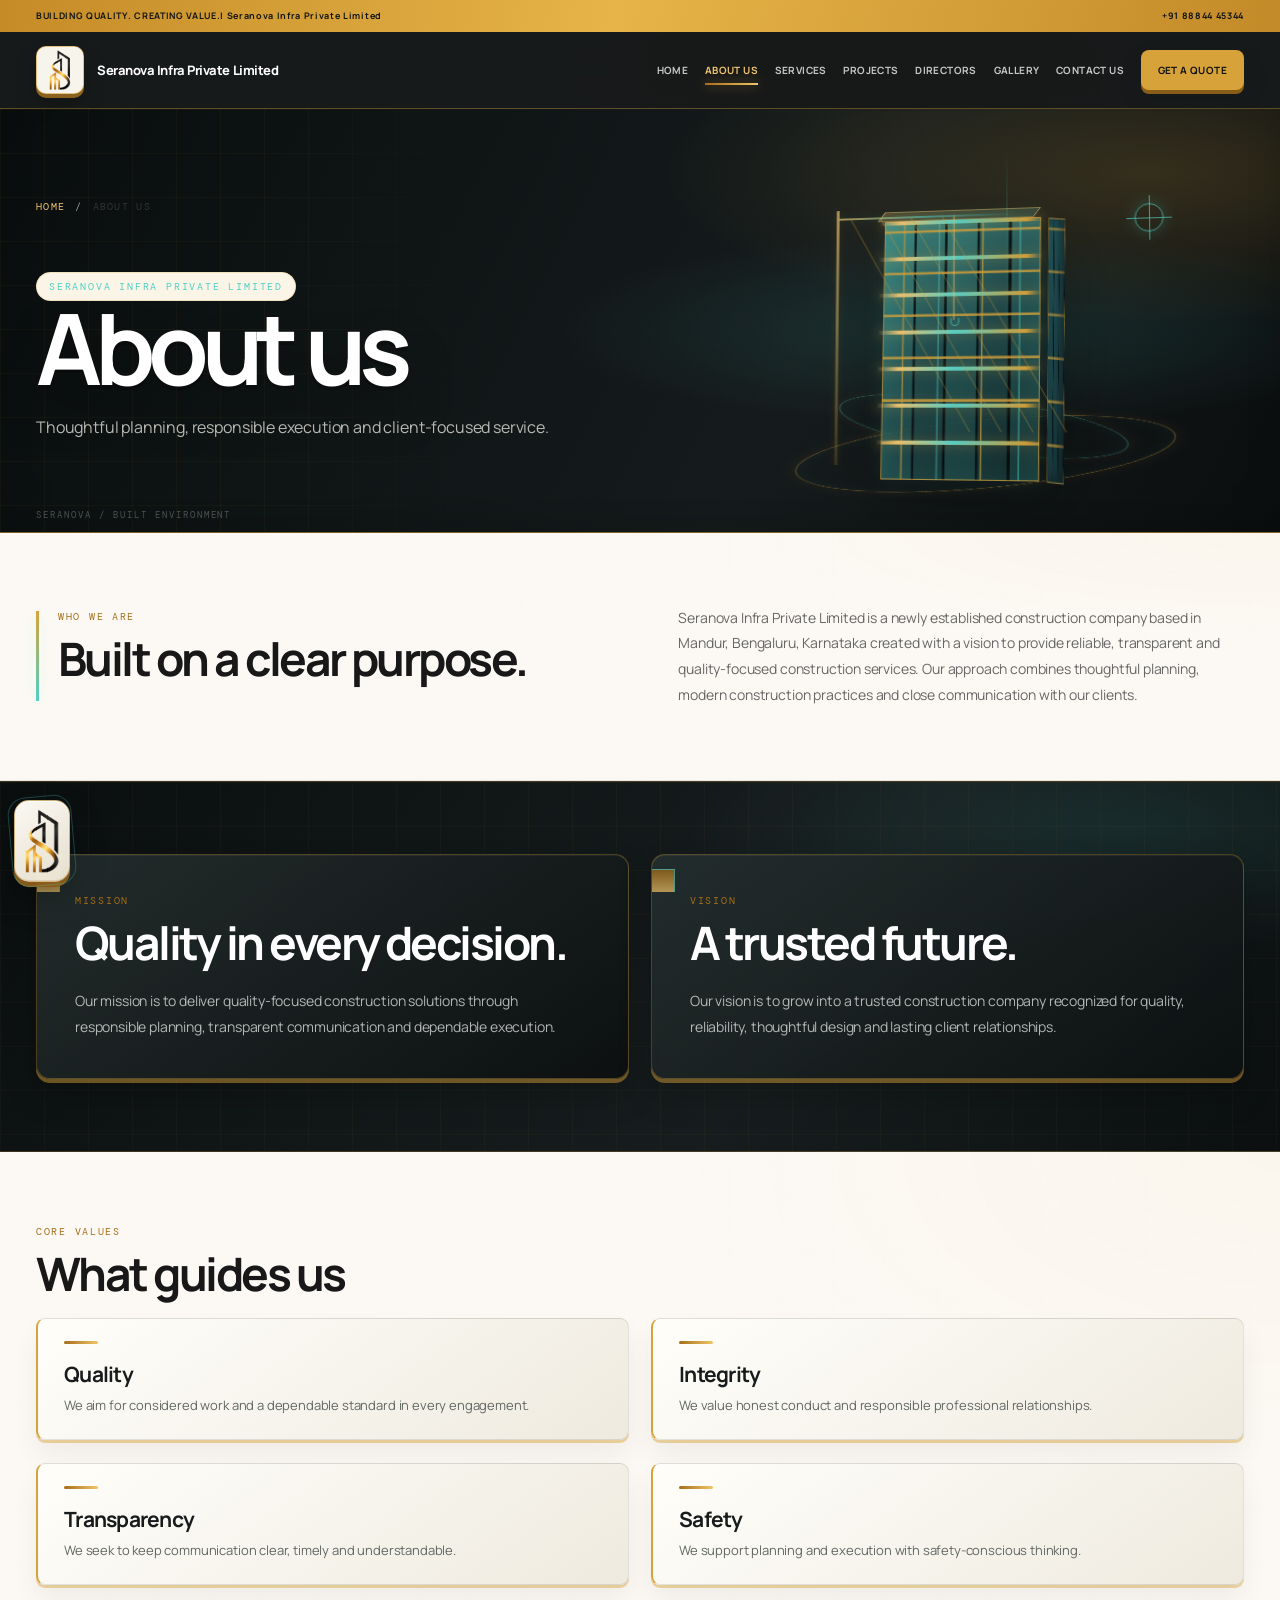
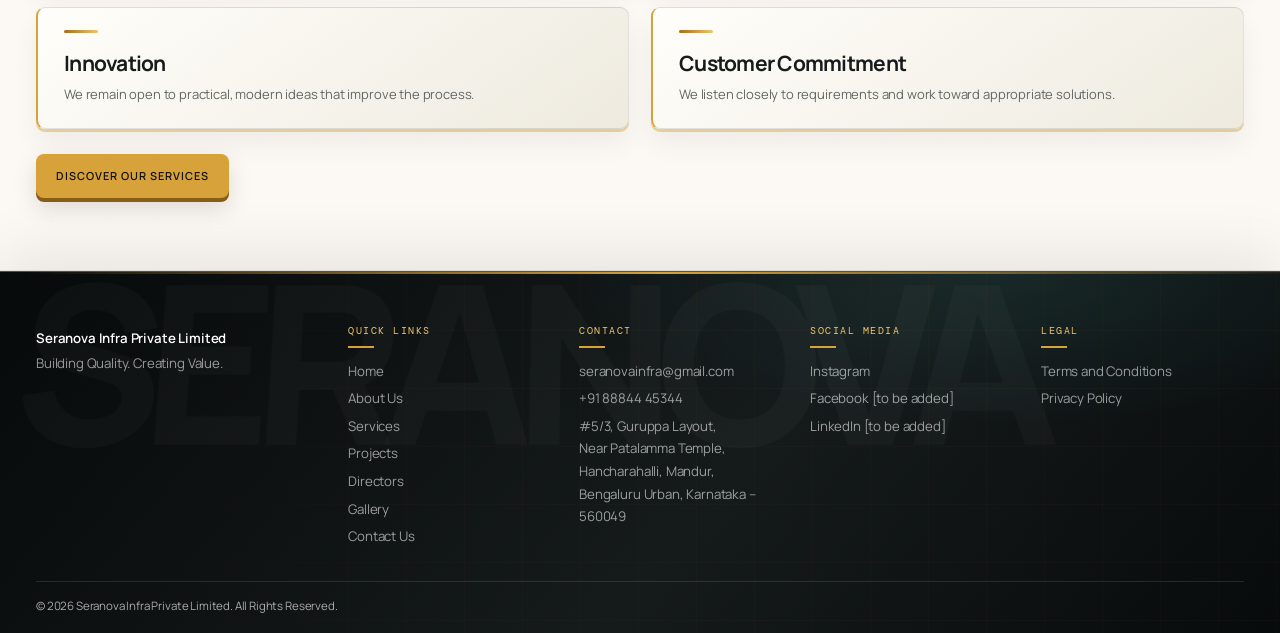
<file: about.html>
<!doctype html>
<html lang="en">
  <head>
    <meta charset="utf-8" />
    <meta name="viewport" content="width=device-width, initial-scale=1" />

    <title>About Seranova Infra | Construction Company in Bengaluru</title>

    <meta
      name="description"
      content="Learn about Seranova Infra Private Limited, a construction company based in Mandur, Bengaluru, and its approach to planning, communication and construction."
    />
    <link rel="icon" href="assets/brand/favicon-mark.ico?v=3" sizes="any" />
    <link rel="icon" type="image/png" sizes="32x32" href="assets/brand/favicon-mark-32.png?v=3" />
    <link rel="icon" type="image/png" sizes="48x48" href="assets/brand/favicon-mark-48.png?v=3" />
    <link rel="icon" type="image/png" sizes="192x192" href="assets/brand/favicon-mark-192.png?v=3" />
    <link rel="apple-touch-icon" sizes="180x180" href="assets/brand/apple-touch-icon.png?v=3" />
    <link rel="stylesheet" href="css/style.css" />
    <link rel="stylesheet" href="css/seranova-immersive.css" />
    <link
      rel="canonical"
      href="https://seranova-web-phi.vercel.app/about.html"
    />
    <meta
      property="og:title"
      content="About Seranova Infra | Construction Company in Bengaluru"
    />
    <meta
      property="og:description"
      content="Learn about Seranova Infra Private Limited, a construction company based in Mandur, Bengaluru, and its approach to planning, communication and construction."
    />
    <meta
      property="og:url"
      content="https://seranova-web-phi.vercel.app/about.html"
    />
    <meta property="og:type" content="website" />
    <meta property="og:site_name" content="Seranova Infra Private Limited" />
    <meta property="og:locale" content="en_IN" />
    <script type="application/ld+json">
      {
        "@context": "https://schema.org",
        "@graph": [
          {
            "@type": "GeneralContractor",
            "@id": "https://seranova-web-phi.vercel.app/#business",
            "name": "Seranova Infra Private Limited",
            "legalName": "Seranova Infra Private Limited",
            "url": "https://seranova-web-phi.vercel.app/",
            "logo": "https://seranova-web-phi.vercel.app/assets/brand/seranova-mark.png",
            "telephone": "+918884445344",
            "email": "seranovainfra@gmail.com",
            "address": {
              "@type": "PostalAddress",
              "streetAddress": "#5/3, Guruppa Layout, Near Patalamma Temple, Hancharahalli, Mandur",
              "addressLocality": "Bengaluru",
              "addressRegion": "Karnataka",
              "postalCode": "560049",
              "addressCountry": "IN"
            }
          },
          {
            "@type": "WebSite",
            "@id": "https://seranova-web-phi.vercel.app/#website",
            "url": "https://seranova-web-phi.vercel.app/",
            "name": "Seranova Infra Private Limited",
            "publisher": {
              "@id": "https://seranova-web-phi.vercel.app/#business"
            },
            "inLanguage": "en-IN"
          },
          {
            "@type": "AboutPage",
            "@id": "https://seranova-web-phi.vercel.app/about.html#webpage",
            "url": "https://seranova-web-phi.vercel.app/about.html",
            "name": "About Seranova Infra | Construction Company in Bengaluru",
            "description": "Learn about Seranova Infra Private Limited, a construction company based in Mandur, Bengaluru, and its approach to planning, communication and construction.",
            "isPartOf": {
              "@id": "https://seranova-web-phi.vercel.app/#website"
            },
            "about": {
              "@id": "https://seranova-web-phi.vercel.app/#business"
            },
            "inLanguage": "en-IN"
          }
        ]
      }
    </script>
      <link rel="stylesheet" href="css/seranova-logo-assembly.css" />
</head>

  <body class="site-theme inner-page about-page">
    <!-- Header -->
    <header class="header">
      <div class="home-topbar">
        <div class="wrap">
          <span>BUILDING QUALITY. CREATING VALUE.| Seranova Infra Private Limited</span
          ><a href="tel:+918884445344">+91 88844 45344</a>
        </div>
      </div>
      <nav class="nav wrap" aria-label="Main navigation">
        <a class="brand" href="index.html">
          <img
            src="assets/brand/favicon-mark-512.png"
            alt="Seranova Infra emblem"
            class="brand-logo"
          />
          <span>Seranova Infra Private Limited</span>
        </a>
        <!-- Mobile Menu -->
        <button
          class="menu"
          aria-label="Toggle navigation"
          aria-expanded="false"
          type="button"
          aria-controls="main-navigation"
        >
          ☰
        </button>
        <!-- Navigation Links -->
        <div class="links" id="main-navigation">
          <a href="index.html">HOME</a>
          <a href="about.html" aria-current="page">ABOUT US</a>
          <a href="services.html">SERVICES</a>
          <a href="projects.html">PROJECTS</a>
          <a href="directors.html">DIRECTORS</a>
          <a href="gallery.html">GALLERY</a>
          <a href="contact.html">CONTACT US</a>
          <a class="btn" href="contact.html#contact-form">GET A QUOTE</a>
        </div>
        <a class="btn" href="contact.html#contact-form">GET A QUOTE</a>
      </nav>
    </header>

    <!-- Main Content -->
    <main>
      <!-- Page Hero -->
      <section class="page-hero">
        <div class="wrap">
          <nav class="page-breadcrumb" aria-label="Breadcrumb">
            <a href="index.html">Home</a><span aria-hidden="true">/</span
            ><span aria-current="page">About us</span>
          </nav>
          <p class="eyebrow">Seranova Infra Private Limited</p>

          <h1 class="title">About us</h1>

          <p>
            Thoughtful planning, responsible execution and client-focused
            service.
          </p>
        </div>
      </section>

      <!-- Who We Are -->
      <section>
        <div class="wrap split">
          <div>
            <p class="eyebrow">Who we are</p>

            <h2 class="title">Built on a clear purpose.</h2>
          </div>

          <div>
            <p class="lead">
              Seranova Infra Private Limited is a newly established construction
              company based in Mandur, Bengaluru, Karnataka created with a
              vision to provide reliable, transparent and quality-focused
              construction services. Our approach combines thoughtful planning,
              modern construction practices and close communication with our
              clients.
            </p>
          </div>
        </div>
      </section>

      <!-- Mission & Vision -->
      <section class="dark">
        <div class="wrap grid2">
          <!-- Mission -->
          <div>
            <p class="eyebrow">Mission</p>

            <h2 class="title">Quality in every decision.</h2>

            <p class="lead">
              Our mission is to deliver quality-focused construction solutions
              through responsible planning, transparent communication and
              dependable execution.
            </p>
          </div>

          <!-- Vision -->
          <div>
            <p class="eyebrow">Vision</p>

            <h2 class="title">A trusted future.</h2>

            <p class="lead">
              Our vision is to grow into a trusted construction company
              recognized for quality, reliability, thoughtful design and lasting
              client relationships.
            </p>
          </div>
        </div>
      </section>

      <!-- Core Values -->
      <section>
        <div class="wrap">
          <p class="eyebrow">Core values</p>

          <h2 class="title">What guides us</h2>

          <div class="grid2">
            <div class="value">
              <h3>Quality</h3>

              <p>
                We aim for considered work and a dependable standard in every
                engagement.
              </p>
            </div>

            <div class="value">
              <h3>Integrity</h3>

              <p>
                We value honest conduct and responsible professional
                relationships.
              </p>
            </div>

            <div class="value">
              <h3>Transparency</h3>

              <p>
                We seek to keep communication clear, timely and understandable.
              </p>
            </div>

            <div class="value">
              <h3>Safety</h3>

              <p>
                We support planning and execution with safety-conscious
                thinking.
              </p>
            </div>

            <div class="value">
              <h3>Innovation</h3>

              <p>
                We remain open to practical, modern ideas that improve the
                process.
              </p>
            </div>

            <div class="value">
              <h3>Customer Commitment</h3>

              <p>
                We listen closely to requirements and work toward appropriate
                solutions.
              </p>
            </div>
          </div>

          <div class="actions">
            <a class="btn" href="services.html"> DISCOVER OUR SERVICES </a>
          </div>
        </div>
      </section>
    </main>

    <!-- Footer -->
    <footer class="footer">
      <div class="wrap">
        <div class="foot-grid">
          <!-- Company -->
          <div>
            <a class="brand" href="index.html">
              <i class="mark"></i> Seranova Infra Private Limited</a
            >
            <p>Building Quality. Creating Value.</p>
          </div>
          <!-- Quick Links -->
          <div>
            <h4>QUICK LINKS</h4>
            <a href="index.html">Home</a>
            <a href="about.html">About Us</a>
            <a href="services.html">Services</a>
            <a href="projects.html">Projects</a>
            <a href="directors.html">Directors</a>
            <a href="gallery.html">Gallery</a>
            <a href="contact.html">Contact Us</a>
          </div>
          <!-- Contact -->
          <div>
            <h4>CONTACT</h4>
            <p>
              <a
                class="footer-email"
                href="https://mail.google.com/mail/?view=cm&amp;fs=1&amp;to=seranovainfra@gmail.com"
                target="_blank"
                rel="noopener noreferrer"
                >seranovainfra@gmail.com</a
              >
            </p>
            <p>
              <a class="footer-phone" href="tel:+918884445344"
                >+91 88844 45344</a
              >
            </p>
            <p>
              <a
                class="footer-address"
                href="https://www.google.com/maps/search/?api=1&amp;query=%235%2F3%2C+Guruppa+Layout%2C+Near+Patalamma+Temple%2C+Hancharahalli%2C+Mandur%2C+Bengaluru+Urban%2C+Karnataka+560049"
                target="_blank"
                rel="noopener noreferrer"
                >#5/3, Guruppa Layout,<br />Near Patalamma Temple,<br />Hancharahalli,
                Mandur,<br />Bengaluru Urban, Karnataka – 560049</a
              >
            </p>
          </div>
          <!-- Social Media -->
          <div>
            <h4>SOCIAL MEDIA</h4>
            <a href="https://www.instagram.com/seranovainfra/" target="_blank" rel="noopener noreferrer">Instagram</a>
            <p>Facebook [to be added]</p>
            <p>LinkedIn [to be added]</p>
          </div>
          <div>
            <h4>LEGAL</h4>
            <a href="/terms-and-conditions">Terms and Conditions</a>
            <a href="/privacy-policy">Privacy Policy</a>
          </div>
        </div>
        <!-- Copyright -->
        <div class="copyright">
          © 2026 Seranova Infra Private Limited. All Rights Reserved.
        </div>
      </div>
    </footer>

    <!-- JavaScript -->
    <script src="js/main.js"></script>
      <script defer src="js/seranova-immersive.js"></script>
      <script defer src="js/seranova-logo-assembly.js"></script>
</body>
</html>
</file>
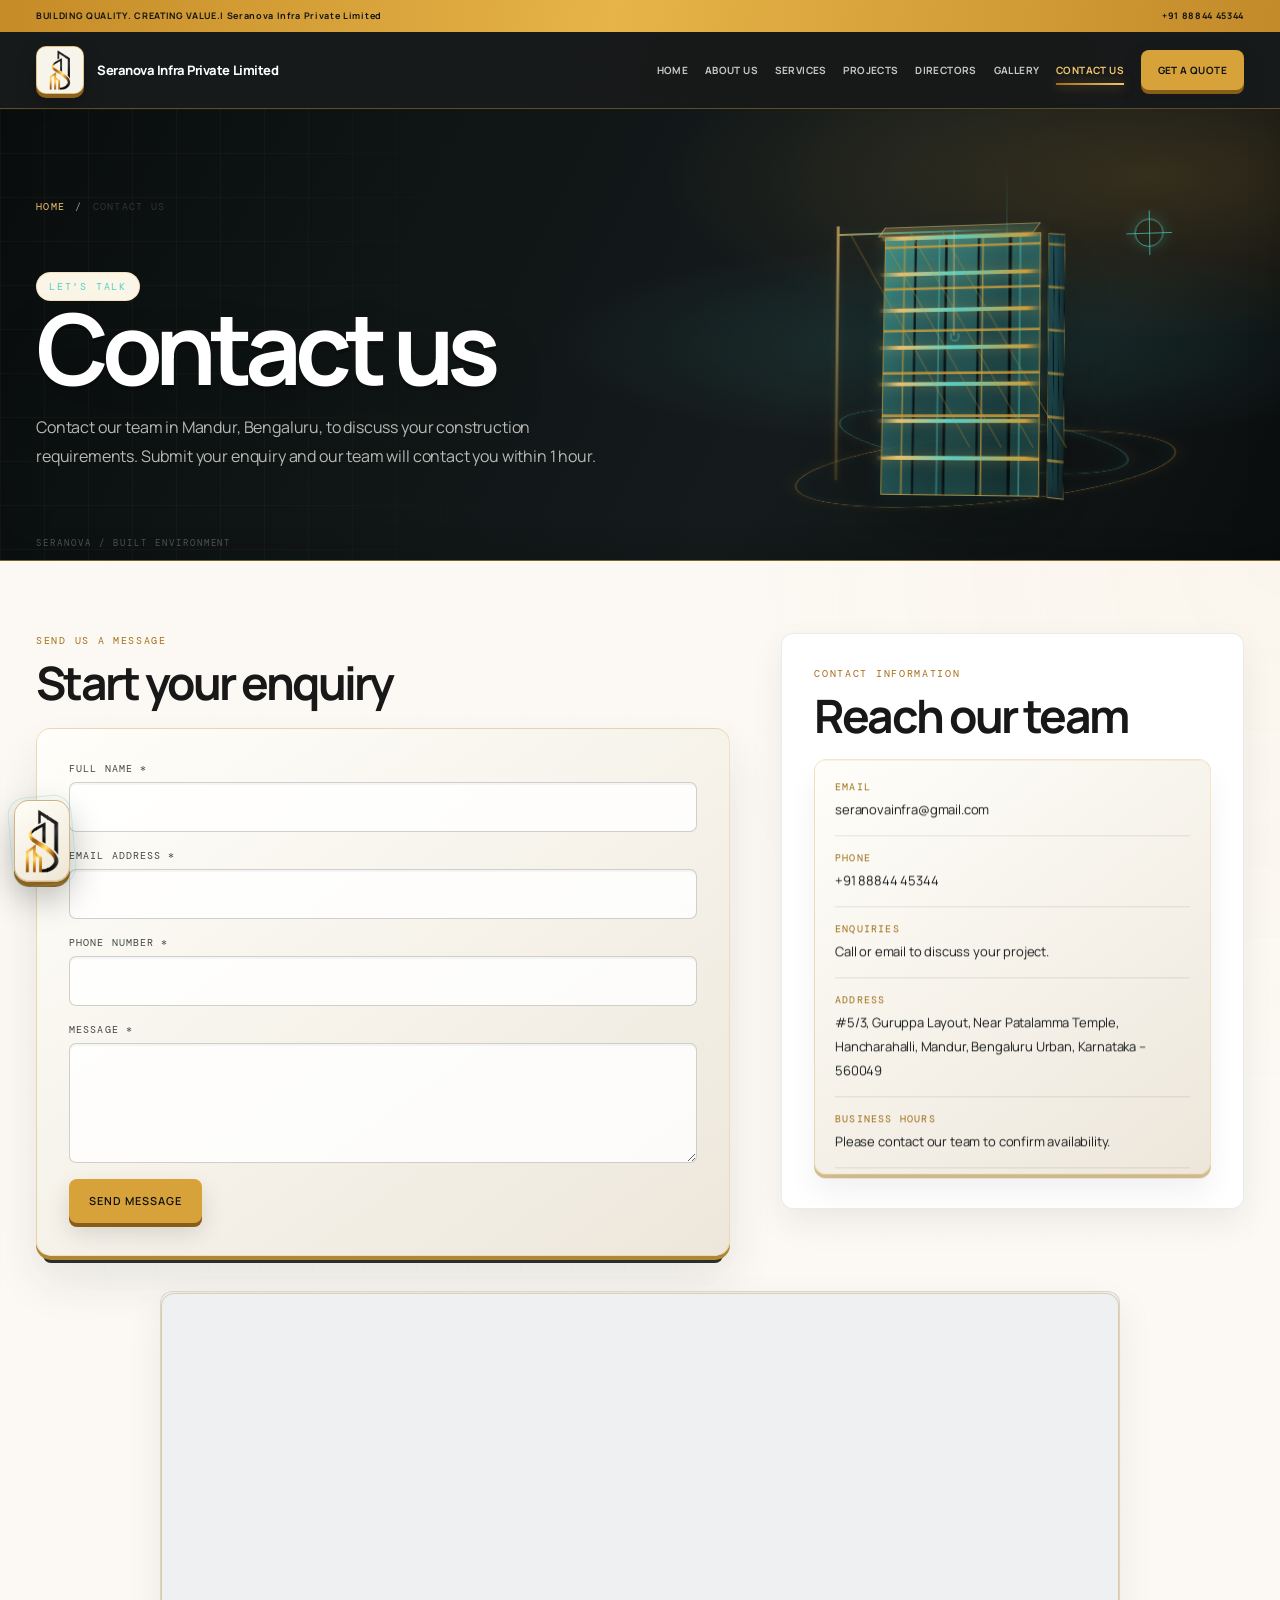
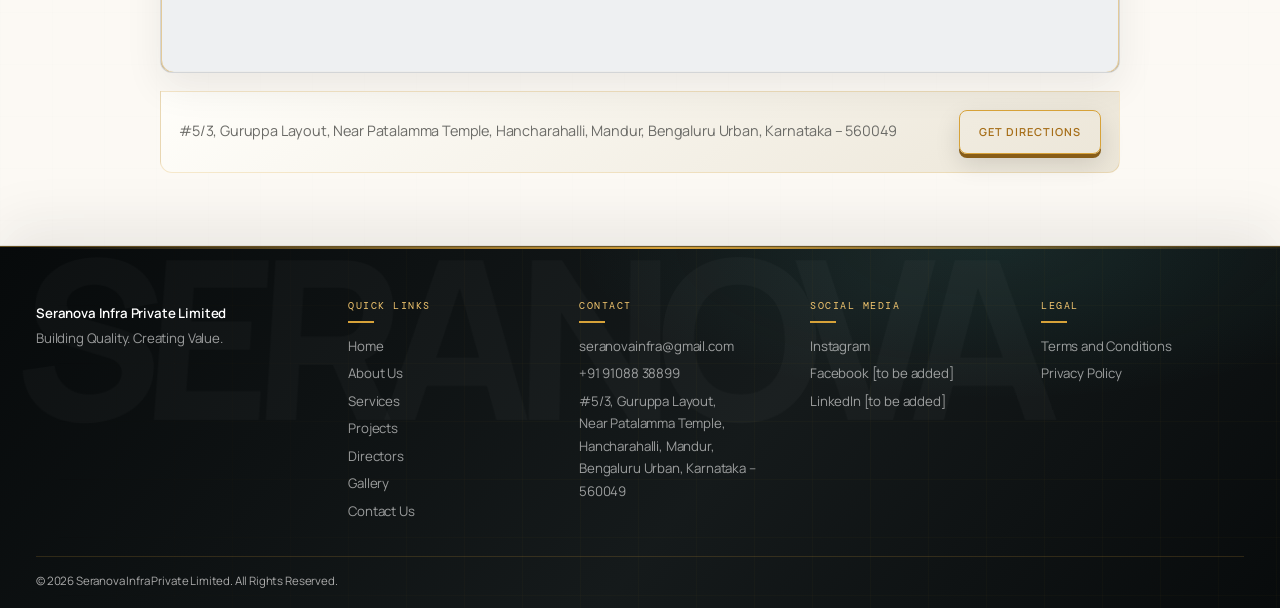
<file: contact.html>
<!doctype html>
<html lang="en">
  <head>
    <meta charset="utf-8" />
    <meta name="viewport" content="width=device-width, initial-scale=1" />

    <title>Contact Seranova Infra | Construction Enquiries in Bengaluru</title>

    <meta
      name="description"
      content="Contact Seranova Infra in Mandur, Bengaluru, on +91 91088 38899 or seranovainfra@gmail.com. Submit your construction enquiry and request a quotation."
    />
    <link rel="icon" href="assets/brand/favicon-mark.ico?v=3" sizes="any" />
    <link rel="icon" type="image/png" sizes="32x32" href="assets/brand/favicon-mark-32.png?v=3" />
    <link rel="icon" type="image/png" sizes="48x48" href="assets/brand/favicon-mark-48.png?v=3" />
    <link rel="icon" type="image/png" sizes="192x192" href="assets/brand/favicon-mark-192.png?v=3" />
    <link rel="apple-touch-icon" sizes="180x180" href="assets/brand/apple-touch-icon.png?v=3" />
    <link rel="stylesheet" href="css/style.css" />
    <link rel="stylesheet" href="css/seranova-immersive.css" />
    <link
      rel="canonical"
      href="https://seranova-web-phi.vercel.app/contact.html"
    />
    <meta
      property="og:title"
      content="Contact Seranova Infra | Construction Enquiries in Bengaluru"
    />
    <meta
      property="og:description"
      content="Contact Seranova Infra in Mandur, Bengaluru, on +91 91088 38899 or seranovainfra@gmail.com. Submit your construction enquiry and request a quotation."
    />
    <meta
      property="og:url"
      content="https://seranova-web-phi.vercel.app/contact.html"
    />
    <meta property="og:type" content="website" />
    <meta property="og:site_name" content="Seranova Infra Private Limited" />
    <meta property="og:locale" content="en_IN" />
    <script type="application/ld+json">
      {
        "@context": "https://schema.org",
        "@graph": [
          {
            "@type": "GeneralContractor",
            "@id": "https://seranova-web-phi.vercel.app/#business",
            "name": "Seranova Infra Private Limited",
            "legalName": "Seranova Infra Private Limited",
            "url": "https://seranova-web-phi.vercel.app/",
            "logo": "https://seranova-web-phi.vercel.app/assets/brand/seranova-mark.png",
            "telephone": "+918884445344",
            "email": "seranovainfra@gmail.com",
            "address": {
              "@type": "PostalAddress",
              "streetAddress": "#5/3, Guruppa Layout, Near Patalamma Temple, Hancharahalli, Mandur",
              "addressLocality": "Bengaluru",
              "addressRegion": "Karnataka",
              "postalCode": "560049",
              "addressCountry": "IN"
            }
          },
          {
            "@type": "WebSite",
            "@id": "https://seranova-web-phi.vercel.app/#website",
            "url": "https://seranova-web-phi.vercel.app/",
            "name": "Seranova Infra Private Limited",
            "publisher": {
              "@id": "https://seranova-web-phi.vercel.app/#business"
            },
            "inLanguage": "en-IN"
          },
          {
            "@type": "ContactPage",
            "@id": "https://seranova-web-phi.vercel.app/contact.html#webpage",
            "url": "https://seranova-web-phi.vercel.app/contact.html",
            "name": "Contact Seranova Infra | Construction Enquiries in Bengaluru",
            "description": "Contact Seranova Infra in Mandur, Bengaluru, on +91 91088 38899 or seranovainfra@gmail.com. Submit your construction enquiry and request a quotation.",
            "isPartOf": {
              "@id": "https://seranova-web-phi.vercel.app/#website"
            },
            "about": {
              "@id": "https://seranova-web-phi.vercel.app/#business"
            },
            "inLanguage": "en-IN"
          }
        ]
      }
    </script>
      <link rel="stylesheet" href="css/seranova-logo-assembly.css" />
</head>

  <body class="site-theme inner-page contact-page">
    <!-- Header -->
    <header class="header">
      <div class="home-topbar">
        <div class="wrap">
          <span>BUILDING QUALITY. CREATING VALUE.| Seranova Infra Private Limited</span
          ><a href="tel:+918884445344">+91 88844 45344</a>
        </div>
      </div>
      <nav class="nav wrap" aria-label="Main navigation">
        <a class="brand" href="index.html">
          <img
            src="assets/brand/favicon-mark-512.png"
            alt="Seranova Infra emblem"
            class="brand-logo"
          />
          <span>Seranova Infra Private Limited</span>
        </a>
        <!-- Mobile Menu -->
        <button
          class="menu"
          aria-label="Toggle navigation"
          aria-expanded="false"
          type="button"
          aria-controls="main-navigation"
        >
          ☰
        </button>
        <!-- Navigation Links -->
        <div class="links" id="main-navigation">
          <a href="index.html">HOME</a>
          <a href="about.html">ABOUT US</a>
          <a href="services.html">SERVICES</a>
          <a href="projects.html">PROJECTS</a>
          <a href="directors.html">DIRECTORS</a>
          <a href="gallery.html">GALLERY</a>
          <a href="contact.html" aria-current="page">CONTACT US</a>
          <a class="btn" href="contact.html#contact-form">GET A QUOTE</a>
        </div>
        <a class="btn" href="contact.html#contact-form">GET A QUOTE</a>
      </nav>
    </header>

    <!-- Main Content -->
    <main>
      <!-- Page Hero -->
      <section class="page-hero">
        <div class="wrap">
          <nav class="page-breadcrumb" aria-label="Breadcrumb">
            <a href="index.html">Home</a><span aria-hidden="true">/</span
            ><span aria-current="page">Contact us</span>
          </nav>
          <p class="eyebrow">Let's talk</p>

          <h1 class="title">Contact us</h1>

          <p>
            Contact our team in Mandur, Bengaluru, to discuss your construction
            requirements. Submit your enquiry and our team will contact you
            within 1 hour.
          </p>
        </div>
      </section>

      <!-- Contact Section -->
      <section>
        <div class="wrap contact-layout">
          <!-- Contact Form -->
          <div>
            <p class="eyebrow">Send us a message</p>

            <h2 class="title">Start your enquiry</h2>

            <form
              id="contact-form"
              class="form email-enquiry-form"
              data-recipient="seranovainfra@gmail.com"
              data-subject="New Contact Enquiry - Seranova Infra"
              data-success-message="Thank you! Your enquiry has been submitted successfully. Our team will contact you within 1 hour."
              autocomplete="on"
            >
              <input type="hidden" name="_template" value="table" /><input
                type="hidden"
                name="_subject"
                value="New Contact Enquiry - Seranova Infra"
              /><!-- Name -->
              <div class="field">
                <label for="name"> FULL NAME * </label>

                <input
                  id="name"
                  name="name"
                  required
                  autocomplete="name"
                  type="text"
                />
              </div>

              <!-- Email -->
              <div class="field">
                <label for="email"> EMAIL ADDRESS * </label>

                <input
                  id="email"
                  name="email"
                  type="email"
                  required
                  autocomplete="email"
                />
              </div>

              <!-- Phone -->
              <div class="field">
                <label for="phone"> PHONE NUMBER * </label>

                <input
                  id="phone"
                  name="phone"
                  type="tel"
                  required
                  autocomplete="tel"
                  inputmode="tel"
                  pattern="[0-9+() -]{7,20}"
                  title="Enter a valid phone number"
                />
              </div>

              <!-- Message -->
              <div class="field">
                <label for="message"> MESSAGE * </label>

                <textarea id="message" name="message" required></textarea>
              </div>

              <!-- Submit -->
              <button class="btn" type="submit">SEND MESSAGE</button>

              <p class="form-status" aria-live="polite" role="status"></p>
            </form>
          </div>

          <!-- Contact Information -->
          <aside>
            <p class="eyebrow">Contact information</p>

            <h2 class="title">Reach our team</h2>

            <div class="contact-list">
              <div>
                <b>EMAIL</b>
                <span
                  ><a
                    href="https://mail.google.com/mail/?view=cm&amp;fs=1&amp;to=seranovainfra%40gmail.com"
                    target="_blank"
                    rel="noopener noreferrer"
                    >seranovainfra@gmail.com</a
                  ></span
                >
              </div>

              <div>
                <b>PHONE</b>
                <span><a href="tel:+918884445344">+91 88844 45344</a></span>
              </div>

              <div>
                <b>ENQUIRIES</b>
                <span>Call or email to discuss your project.</span>
              </div>

              <div>
                <b>ADDRESS</b>
                <span
                  ><a
                    href="https://www.google.com/maps/search/?api=1&amp;query=%235%2F3%2C+Guruppa+Layout%2C+Near+Patalamma+Temple%2C+Hancharahalli%2C+Mandur%2C+Bengaluru+Urban%2C+Karnataka+%E2%80%93+560049"
                    target="_blank"
                    rel="noopener noreferrer"
                    >#5/3, Guruppa Layout, Near Patalamma Temple, Hancharahalli,
                    Mandur, Bengaluru Urban, Karnataka – 560049</a
                  ></span
                >
              </div>

              <div>
                <b>BUSINESS HOURS</b>
                <span>Please contact our team to confirm availability.</span>
              </div>
            </div>
          </aside>
        </div>

        <!-- Google Maps -->
        <div class="wrap">
          <div class="map contact-map">
            <iframe
              class="contact-map-frame"
              src="https://www.google.com/maps?q=13.0861028%2C77.7542967&amp;z=17&amp;output=embed"
              title="Google Maps: Seranova contact location"
              width="1220"
              height="560"
              loading="lazy"
              allowfullscreen=""
              referrerpolicy="no-referrer-when-downgrade"
            ></iframe>
          </div>
          <div class="contact-map-actions">
            <p>
              #5/3, Guruppa Layout, Near Patalamma Temple, Hancharahalli,
              Mandur, Bengaluru Urban, Karnataka – 560049
            </p>
            <a
              href="https://www.google.com/maps/dir/?api=1&amp;destination=13.0861028%2C77.7542967"
              class="btn ghost"
              target="_blank"
              rel="noopener noreferrer"
              >GET DIRECTIONS</a
            >
          </div>
        </div>
      </section>
    </main>

    <!-- Footer -->
    <footer class="footer">
      <div class="wrap">
        <div class="foot-grid">
          <!-- Company -->
          <div>
            <a class="brand" href="index.html">
              <i class="mark"></i> Seranova Infra Private Limited</a
            >
            <p>Building Quality. Creating Value.</p>
          </div>
          <!-- Quick Links -->
          <div>
            <h4>QUICK LINKS</h4>
            <a href="index.html">Home</a>
            <a href="about.html">About Us</a>
            <a href="services.html">Services</a>
            <a href="projects.html">Projects</a>
            <a href="directors.html">Directors</a>
            <a href="gallery.html">Gallery</a>
            <a href="contact.html">Contact Us</a>
          </div>
          <!-- Contact -->
          <div>
            <h4>CONTACT</h4>
            <p>
              <a
                class="footer-email"
                href="https://mail.google.com/mail/?view=cm&amp;fs=1&amp;to=seranovainfra@gmail.com"
                target="_blank"
                rel="noopener noreferrer"
                >seranovainfra@gmail.com</a
              >
            </p>
            <p>
              <a class="footer-phone" href="tel:+919108838899"
                >+91 91088 38899</a
              >
            </p>
            <p>
              <a
                class="footer-address"
                href="https://www.google.com/maps/search/?api=1&amp;query=%235%2F3%2C+Guruppa+Layout%2C+Near+Patalamma+Temple%2C+Hancharahalli%2C+Mandur%2C+Bengaluru+Urban%2C+Karnataka+560049"
                target="_blank"
                rel="noopener noreferrer"
                >#5/3, Guruppa Layout,<br />Near Patalamma Temple,<br />Hancharahalli,
                Mandur,<br />Bengaluru Urban, Karnataka – 560049</a
              >
            </p>
          </div>
          <!-- Social Media -->
          <div>
            <h4>SOCIAL MEDIA</h4>
            <a href="https://www.instagram.com/seranovainfra/" target="_blank" rel="noopener noreferrer">Instagram</a>
            <p>Facebook [to be added]</p>
            <p>LinkedIn [to be added]</p>
          </div>
          <div>
            <h4>LEGAL</h4>
            <a href="/terms-and-conditions">Terms and Conditions</a>
            <a href="/privacy-policy">Privacy Policy</a>
          </div>
        </div>
        <!-- Copyright -->
        <div class="copyright">
          © 2026 Seranova Infra Private Limited. All Rights Reserved.
        </div>
      </div>
    </footer>

    <!-- JavaScript -->
    <script src="js/main.js"></script>
      <script defer src="js/seranova-immersive.js"></script>
      <script defer src="js/seranova-logo-assembly.js"></script>
</body>
</html>
</file>
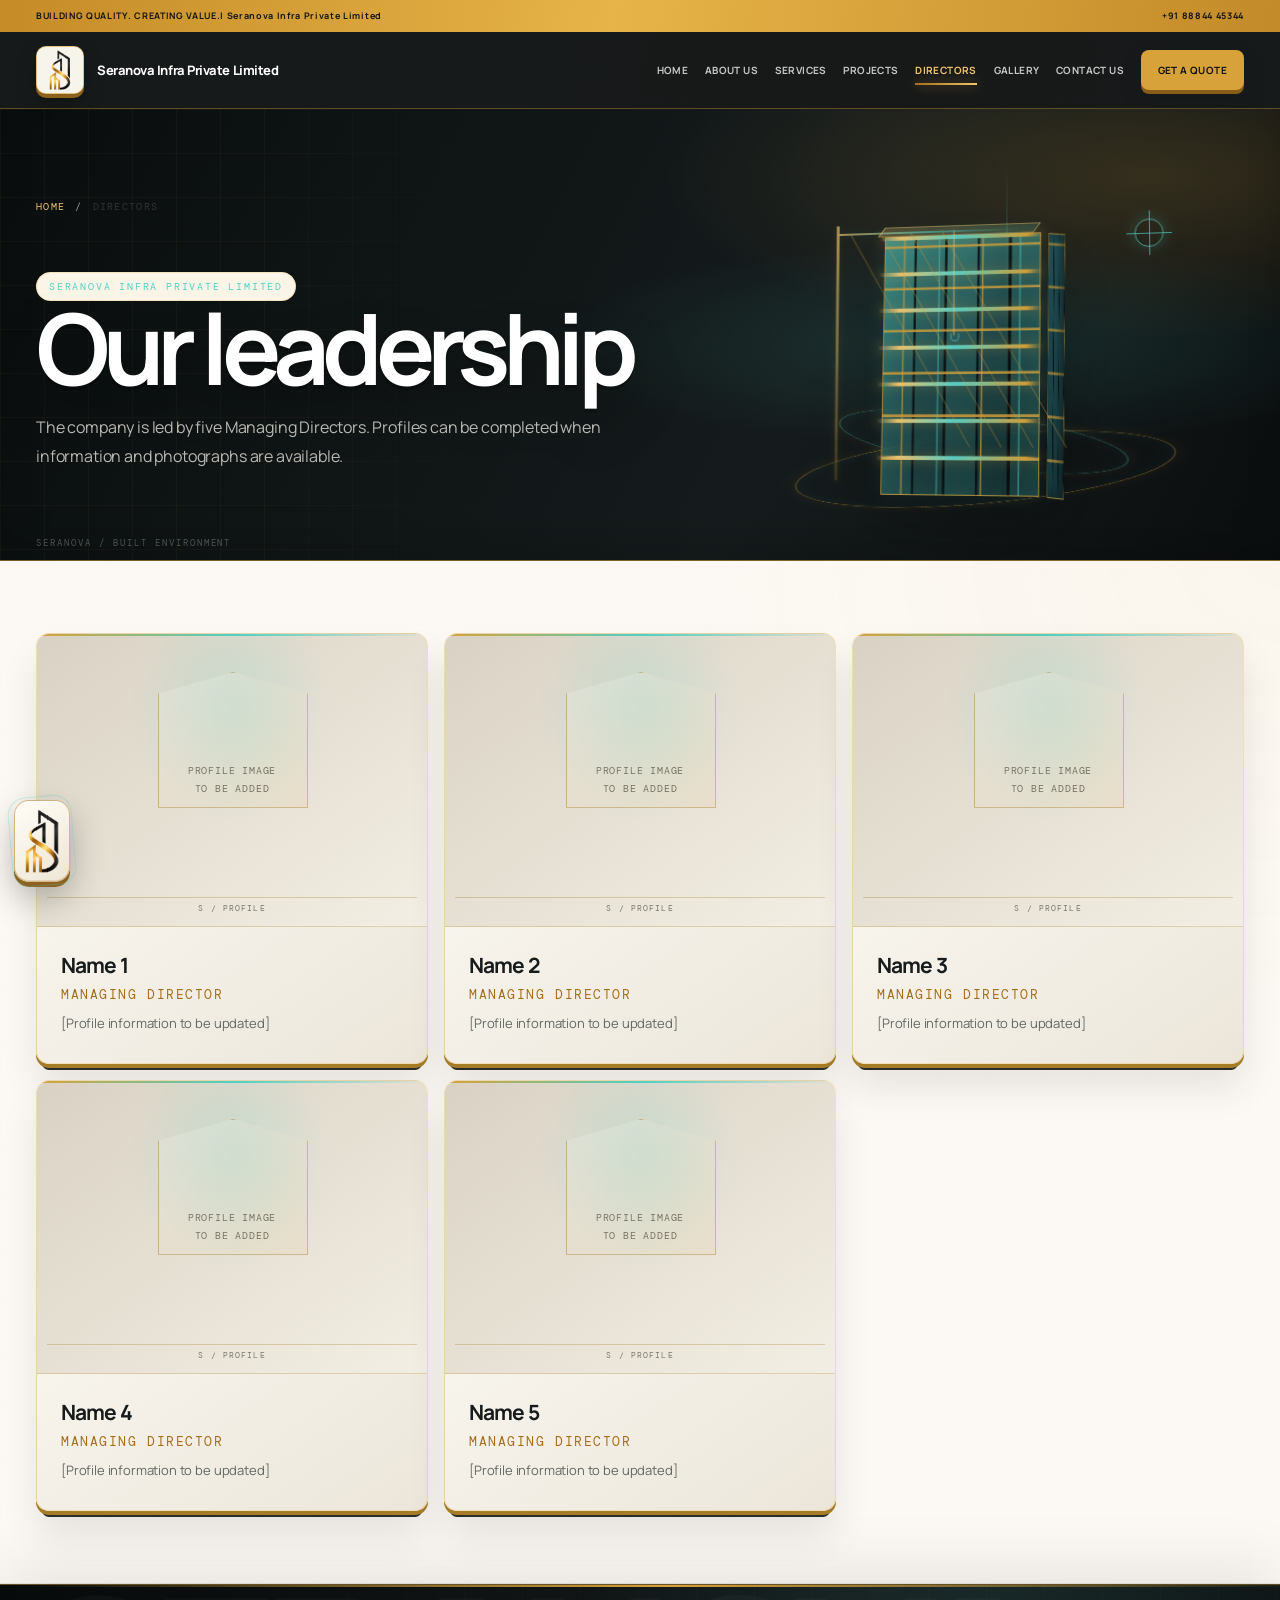
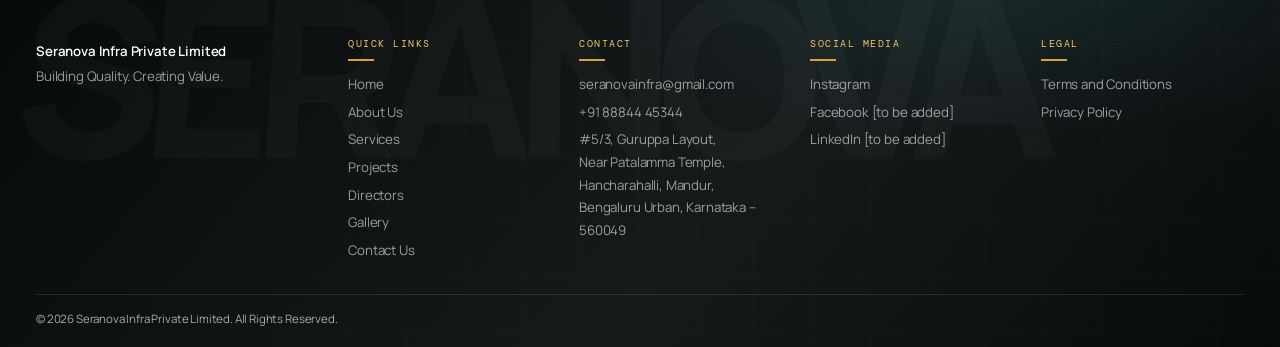
<file: directors.html>
<!doctype html>
<html lang="en">
  <head>
    <meta charset="utf-8" />
    <meta name="viewport" content="width=device-width, initial-scale=1" />

    <title>Company Leadership | Seranova Infra Bengaluru</title>

    <meta
      name="description"
      content="Find company leadership information for Seranova Infra Private Limited, based in Bengaluru. Contact the company for its current management details."
    />
    <link rel="icon" href="assets/brand/favicon-mark.ico?v=3" sizes="any" />
    <link rel="icon" type="image/png" sizes="32x32" href="assets/brand/favicon-mark-32.png?v=3" />
    <link rel="icon" type="image/png" sizes="48x48" href="assets/brand/favicon-mark-48.png?v=3" />
    <link rel="icon" type="image/png" sizes="192x192" href="assets/brand/favicon-mark-192.png?v=3" />
    <link rel="apple-touch-icon" sizes="180x180" href="assets/brand/apple-touch-icon.png?v=3" />
    <link rel="stylesheet" href="css/style.css" />
    <link rel="stylesheet" href="css/seranova-immersive.css" />
    <link
      rel="canonical"
      href="https://seranova-web-phi.vercel.app/directors.html"
    />
    <meta
      property="og:title"
      content="Company Leadership | Seranova Infra Bengaluru"
    />
    <meta
      property="og:description"
      content="Find company leadership information for Seranova Infra Private Limited, based in Bengaluru. Contact the company for its current management details."
    />
    <meta
      property="og:url"
      content="https://seranova-web-phi.vercel.app/directors.html"
    />
    <meta property="og:type" content="website" />
    <meta property="og:site_name" content="Seranova Infra Private Limited" />
    <meta property="og:locale" content="en_IN" />
    <script type="application/ld+json">
      {
        "@context": "https://schema.org",
        "@graph": [
          {
            "@type": "GeneralContractor",
            "@id": "https://seranova-web-phi.vercel.app/#business",
            "name": "Seranova Infra Private Limited",
            "legalName": "Seranova Infra Private Limited",
            "url": "https://seranova-web-phi.vercel.app/",
            "logo": "https://seranova-web-phi.vercel.app/assets/brand/seranova-mark.png",
            "telephone": "+918884445344",
            "email": "seranovainfra@gmail.com",
            "address": {
              "@type": "PostalAddress",
              "streetAddress": "#5/3, Guruppa Layout, Near Patalamma Temple, Hancharahalli, Mandur",
              "addressLocality": "Bengaluru",
              "addressRegion": "Karnataka",
              "postalCode": "560049",
              "addressCountry": "IN"
            }
          },
          {
            "@type": "WebSite",
            "@id": "https://seranova-web-phi.vercel.app/#website",
            "url": "https://seranova-web-phi.vercel.app/",
            "name": "Seranova Infra Private Limited",
            "publisher": {
              "@id": "https://seranova-web-phi.vercel.app/#business"
            },
            "inLanguage": "en-IN"
          },
          {
            "@type": "AboutPage",
            "@id": "https://seranova-web-phi.vercel.app/directors.html#webpage",
            "url": "https://seranova-web-phi.vercel.app/directors.html",
            "name": "Company Leadership | Seranova Infra Bengaluru",
            "description": "Find company leadership information for Seranova Infra Private Limited, based in Bengaluru. Contact the company for its current management details.",
            "isPartOf": {
              "@id": "https://seranova-web-phi.vercel.app/#website"
            },
            "about": {
              "@id": "https://seranova-web-phi.vercel.app/#business"
            },
            "inLanguage": "en-IN"
          }
        ]
      }
    </script>
      <link rel="stylesheet" href="css/seranova-logo-assembly.css" />
</head>

  <body class="site-theme inner-page directors-page">
    <!-- Header -->
    <header class="header">
      <div class="home-topbar">
        <div class="wrap">
          <span>BUILDING QUALITY. CREATING VALUE.| Seranova Infra Private Limited</span
          ><a href="tel:+918884445344">+91 88844 45344</a>
        </div>
      </div>
      <nav class="nav wrap" aria-label="Main navigation">
        <a class="brand" href="index.html">
          <img
            src="assets/brand/favicon-mark-512.png"
            alt="Seranova Infra emblem"
            class="brand-logo"
          />
          <span>Seranova Infra Private Limited</span>
        </a>
        <!-- Mobile Menu -->
        <button
          class="menu"
          aria-label="Toggle navigation"
          aria-expanded="false"
          type="button"
          aria-controls="main-navigation"
        >
          ☰
        </button>
        <!-- Navigation Links -->
        <div class="links" id="main-navigation">
          <a href="index.html">HOME</a>
          <a href="about.html">ABOUT US</a>
          <a href="services.html">SERVICES</a>
          <a href="projects.html">PROJECTS</a>
          <a href="directors.html" aria-current="page">DIRECTORS</a>
          <a href="gallery.html">GALLERY</a>
          <a href="contact.html">CONTACT US</a>
          <a class="btn" href="contact.html#contact-form">GET A QUOTE</a>
        </div>
        <a class="btn" href="contact.html#contact-form">GET A QUOTE</a>
      </nav>
    </header>

    <!-- Main Content -->
    <main>
      <!-- Page Hero -->
      <section class="page-hero">
        <div class="wrap">
          <nav class="page-breadcrumb" aria-label="Breadcrumb">
            <a href="index.html">Home</a><span aria-hidden="true">/</span
            ><span aria-current="page">Directors</span>
          </nav>
          <p class="eyebrow">Seranova Infra Private Limited</p>

          <h1 class="title">Our leadership</h1>

          <p>
            The company is led by five Managing Directors. Profiles can be
            completed when information and photographs are available.
          </p>
        </div>
      </section>

      <!-- Leadership Section -->
      <section>
        <div class="wrap">
          <div class="leadership">
            <!-- Director 1 -->
            <article class="director">
              <div class="portrait">
                PROFILE IMAGE
                <br />
                TO BE ADDED
              </div>

              <div class="card-copy">
                <h3>Name 1</h3>

                <p class="role">Managing Director</p>

                <p>[Profile information to be updated]</p>
              </div>
            </article>

            <!-- Director 2 -->
            <article class="director">
              <div class="portrait">
                PROFILE IMAGE
                <br />
                TO BE ADDED
              </div>

              <div class="card-copy">
                <h3>Name 2</h3>

                <p class="role">Managing Director</p>

                <p>[Profile information to be updated]</p>
              </div>
            </article>

            <!-- Director 3 -->
            <article class="director">
              <div class="portrait">
                PROFILE IMAGE
                <br />
                TO BE ADDED
              </div>

              <div class="card-copy">
                <h3>Name 3</h3>

                <p class="role">Managing Director</p>

                <p>[Profile information to be updated]</p>
              </div>
            </article>

            <!-- Director 4 -->
            <article class="director">
              <div class="portrait">
                PROFILE IMAGE
                <br />
                TO BE ADDED
              </div>

              <div class="card-copy">
                <h3>Name 4</h3>

                <p class="role">Managing Director</p>

                <p>[Profile information to be updated]</p>
              </div>
            </article>

            <!-- Director 5 -->
            <article class="director">
              <div class="portrait">
                PROFILE IMAGE
                <br />
                TO BE ADDED
              </div>

              <div class="card-copy">
                <h3>Name 5</h3>

                <p class="role">Managing Director</p>

                <p>[Profile information to be updated]</p>
              </div>
            </article>
          </div>
        </div>
      </section>
    </main>

    <!-- Footer -->
    <footer class="footer">
      <div class="wrap">
        <div class="foot-grid">
          <!-- Company -->
          <div>
            <a class="brand" href="index.html">
              <i class="mark"></i> Seranova Infra Private Limited</a
            >
            <p>Building Quality. Creating Value.</p>
          </div>
          <!-- Quick Links -->
          <div>
            <h4>QUICK LINKS</h4>
            <a href="index.html">Home</a>
            <a href="about.html">About Us</a>
            <a href="services.html">Services</a>
            <a href="projects.html">Projects</a>
            <a href="directors.html">Directors</a>
            <a href="gallery.html">Gallery</a>
            <a href="contact.html">Contact Us</a>
          </div>
          <!-- Contact -->
          <div>
            <h4>CONTACT</h4>
            <p>
              <a
                class="footer-email"
                href="https://mail.google.com/mail/?view=cm&amp;fs=1&amp;to=seranovainfra@gmail.com"
                target="_blank"
                rel="noopener noreferrer"
                >seranovainfra@gmail.com</a
              >
            </p>
            <p>
              <a class="footer-phone" href="tel:+918884445344"
                >+91 88844 45344</a
              >
            </p>
            <p>
              <a
                class="footer-address"
                href="https://www.google.com/maps/search/?api=1&amp;query=%235%2F3%2C+Guruppa+Layout%2C+Near+Patalamma+Temple%2C+Hancharahalli%2C+Mandur%2C+Bengaluru+Urban%2C+Karnataka+560049"
                target="_blank"
                rel="noopener noreferrer"
                >#5/3, Guruppa Layout,<br />Near Patalamma Temple,<br />Hancharahalli,
                Mandur,<br />Bengaluru Urban, Karnataka – 560049</a
              >
            </p>
          </div>
          <!-- Social Media -->
          <div>
            <h4>SOCIAL MEDIA</h4>
            <a href="https://www.instagram.com/seranovainfra/" target="_blank" rel="noopener noreferrer">Instagram</a>
            <p>Facebook [to be added]</p>
            <p>LinkedIn [to be added]</p>
          </div>
          <div>
            <h4>LEGAL</h4>
            <a href="/terms-and-conditions">Terms and Conditions</a>
            <a href="/privacy-policy">Privacy Policy</a>
          </div>
        </div>
        <!-- Copyright -->
        <div class="copyright">
          © 2026 Seranova Infra Private Limited. All Rights Reserved.
        </div>
      </div>
    </footer>

    <!-- JavaScript -->
    <script src="js/main.js"></script>
      <script defer src="js/seranova-immersive.js"></script>
      <script defer src="js/seranova-logo-assembly.js"></script>
</body>
</html>
</file>
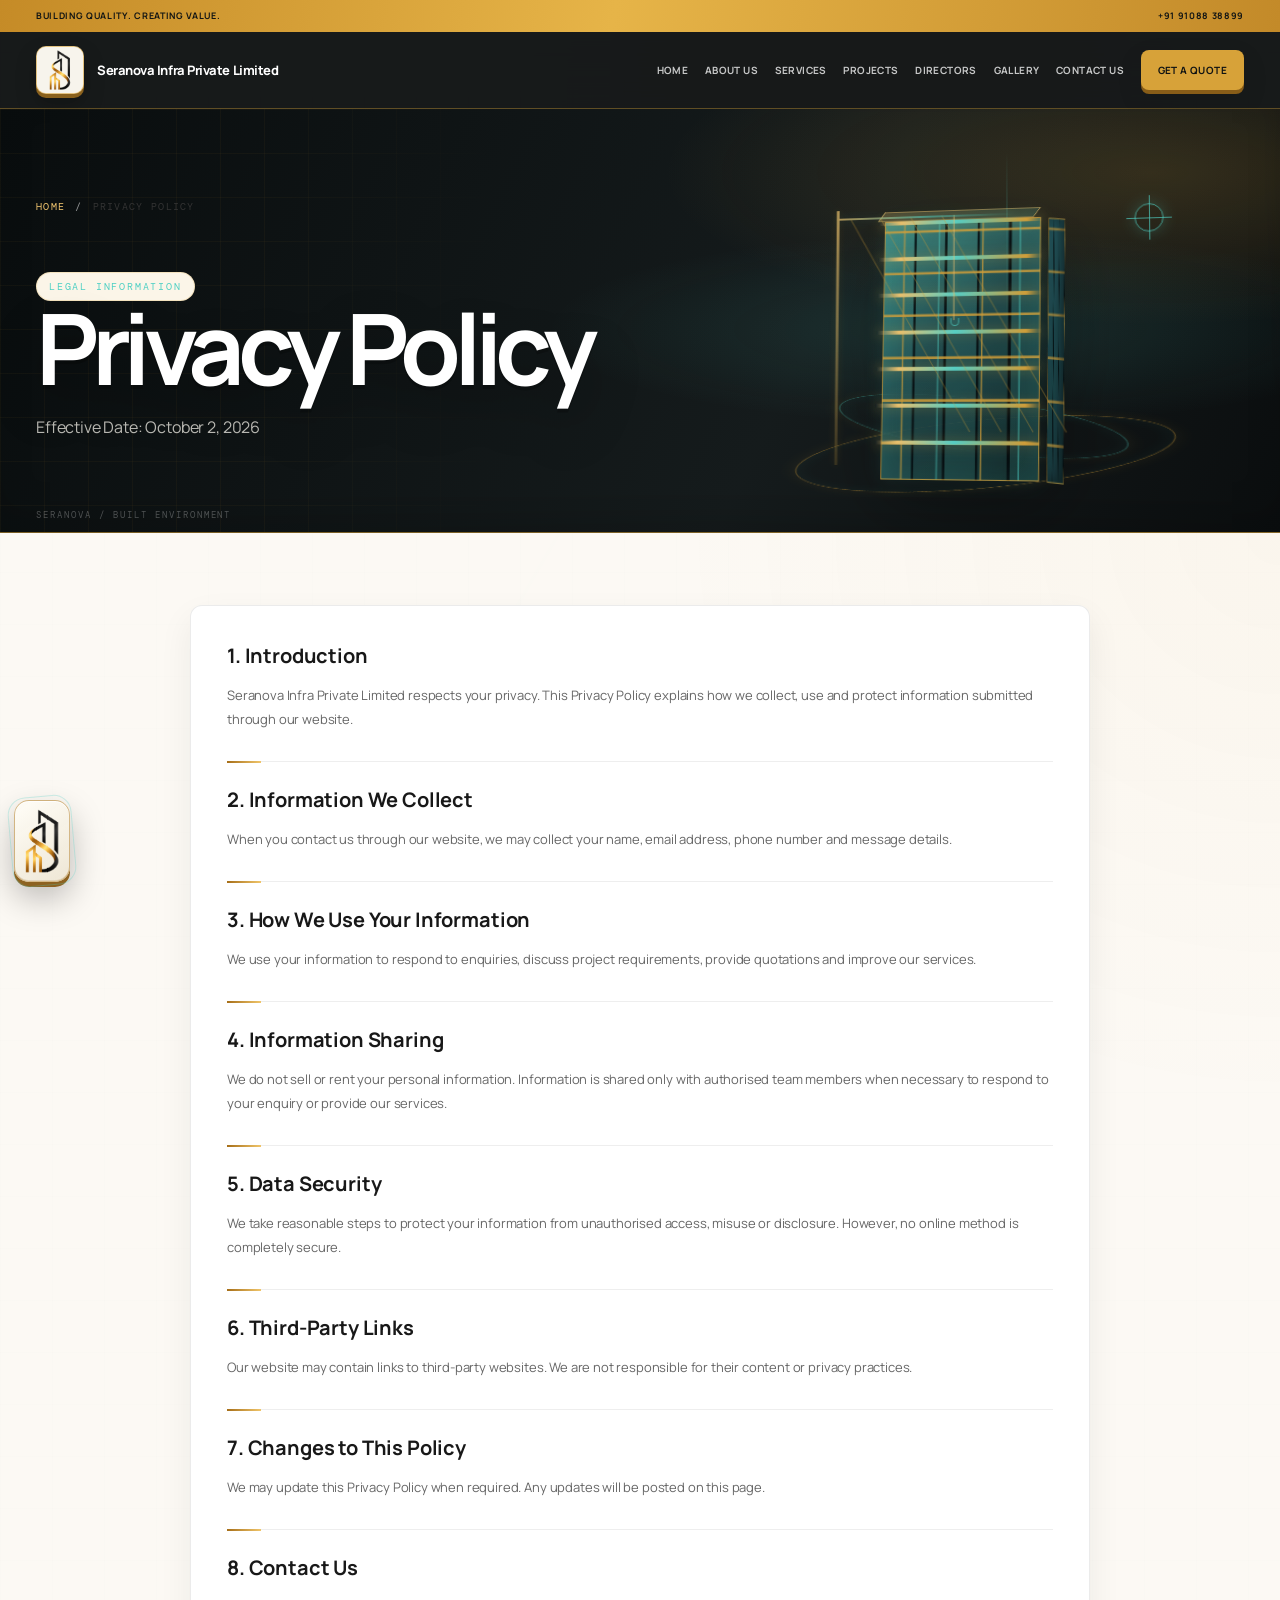
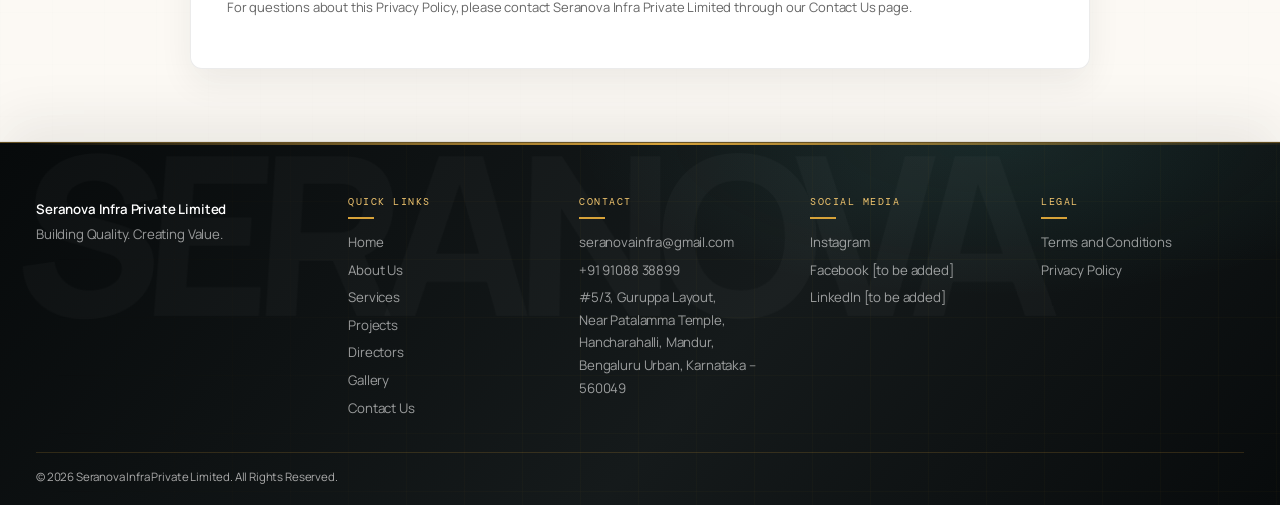
<file: privacy-policy.html>
<!doctype html>
<html lang="en">
  <head>
    <meta charset="utf-8" />
    <meta name="viewport" content="width=device-width, initial-scale=1" />

    <title>Privacy Policy | Seranova Infra Private Limited</title>
    <link rel="icon" href="assets/brand/favicon-mark.ico?v=3" sizes="any" />
    <link rel="icon" type="image/png" sizes="32x32" href="assets/brand/favicon-mark-32.png?v=3" />
    <link rel="icon" type="image/png" sizes="48x48" href="assets/brand/favicon-mark-48.png?v=3" />
    <link rel="icon" type="image/png" sizes="192x192" href="assets/brand/favicon-mark-192.png?v=3" />
    <link rel="apple-touch-icon" sizes="180x180" href="assets/brand/apple-touch-icon.png?v=3" />
    <link rel="stylesheet" href="css/style.css" />
    <link rel="stylesheet" href="css/seranova-immersive.css" />
      <link rel="stylesheet" href="css/seranova-logo-assembly.css" />
</head>

  <body class="site-theme inner-page privacy-policy-page">
    <header class="header">
      <div class="home-topbar">
        <div class="wrap">
          <span>BUILDING QUALITY. CREATING VALUE.</span
          ><a href="tel:+919108838899">+91 91088 38899</a>
        </div>
      </div>
      <nav class="nav wrap" aria-label="Main navigation">
        <a class="brand" href="index.html">
          <img
            src="assets/brand/favicon-mark-512.png"
            alt="Seranova Infra emblem"
            class="brand-logo"
          />
          <span>Seranova Infra Private Limited</span>
        </a>
        <!-- Mobile Menu -->
        <button
          class="menu"
          aria-label="Toggle navigation"
          aria-expanded="false"
          type="button"
          aria-controls="main-navigation"
        >
          ☰
        </button>
        <!-- Navigation Links -->
        <div class="links" id="main-navigation">
          <a href="index.html">HOME</a>
          <a href="about.html">ABOUT US</a>
          <a href="services.html">SERVICES</a>
          <a href="projects.html">PROJECTS</a>
          <a href="directors.html">DIRECTORS</a>
          <a href="gallery.html">GALLERY</a>
          <a href="contact.html">CONTACT US</a>
          <a class="btn" href="contact.html#contact-form">GET A QUOTE</a>
        </div>
        <a class="btn" href="contact.html#contact-form">GET A QUOTE</a>
      </nav>
    </header>

    <main>
      <section class="page-hero">
        <div class="wrap">
          <nav class="page-breadcrumb" aria-label="Breadcrumb">
            <a href="index.html">Home</a><span aria-hidden="true">/</span
            ><span aria-current="page">Privacy Policy</span>
          </nav>
          <p class="eyebrow">Legal Information</p>
          <h1 class="title">Privacy Policy</h1>
          <p>Effective Date: October 2, 2026</p>
        </div>
      </section>

      <section>
        <div class="wrap legal-content">
          <h2>1. Introduction</h2>
          <p>
            Seranova Infra Private Limited respects your privacy. This Privacy
            Policy explains how we collect, use and protect information
            submitted through our website.
          </p>

          <h2>2. Information We Collect</h2>
          <p>
            When you contact us through our website, we may collect your name,
            email address, phone number and message details.
          </p>

          <h2>3. How We Use Your Information</h2>
          <p>
            We use your information to respond to enquiries, discuss project
            requirements, provide quotations and improve our services.
          </p>

          <h2>4. Information Sharing</h2>
          <p>
            We do not sell or rent your personal information. Information is
            shared only with authorised team members when necessary to respond
            to your enquiry or provide our services.
          </p>

          <h2>5. Data Security</h2>
          <p>
            We take reasonable steps to protect your information from
            unauthorised access, misuse or disclosure. However, no online method
            is completely secure.
          </p>

          <h2>6. Third-Party Links</h2>
          <p>
            Our website may contain links to third-party websites. We are not
            responsible for their content or privacy practices.
          </p>

          <h2>7. Changes to This Policy</h2>
          <p>
            We may update this Privacy Policy when required. Any updates will be
            posted on this page.
          </p>

          <h2>8. Contact Us</h2>
          <p>
            For questions about this Privacy Policy, please contact Seranova
            Infra Private Limited through our Contact Us page.
          </p>
        </div>
      </section>
    </main>

    <footer class="footer">
      <div class="wrap">
        <div class="foot-grid">
          <!-- Company -->
          <div>
            <a class="brand" href="index.html">
              <i class="mark"></i> Seranova Infra Private Limited</a
            >
            <p>Building Quality. Creating Value.</p>
          </div>
          <!-- Quick Links -->
          <div>
            <h4>QUICK LINKS</h4>
            <a href="index.html">Home</a>
            <a href="about.html">About Us</a>
            <a href="services.html">Services</a>
            <a href="projects.html">Projects</a>
            <a href="directors.html">Directors</a>
            <a href="gallery.html">Gallery</a>
            <a href="contact.html">Contact Us</a>
          </div>
          <!-- Contact -->
          <div>
            <h4>CONTACT</h4>
            <p>
              <a
                class="footer-email"
                href="https://mail.google.com/mail/?view=cm&amp;fs=1&amp;to=seranovainfra@gmail.com"
                target="_blank"
                rel="noopener noreferrer"
                >seranovainfra@gmail.com</a
              >
            </p>
            <p>
              <a class="footer-phone" href="tel:+919108838899"
                >+91 91088 38899</a
              >
            </p>
            <p>
              <a
                class="footer-address"
                href="https://www.google.com/maps/search/?api=1&amp;query=%235%2F3%2C+Guruppa+Layout%2C+Near+Patalamma+Temple%2C+Hancharahalli%2C+Mandur%2C+Bengaluru+Urban%2C+Karnataka+560049"
                target="_blank"
                rel="noopener noreferrer"
                >#5/3, Guruppa Layout,<br />Near Patalamma Temple,<br />Hancharahalli,
                Mandur,<br />Bengaluru Urban, Karnataka – 560049</a
              >
            </p>
          </div>
          <!-- Social Media -->
          <div>
            <h4>SOCIAL MEDIA</h4>
            <a href="https://www.instagram.com/seranovainfra/" target="_blank" rel="noopener noreferrer">Instagram</a>
            <p>Facebook [to be added]</p>
            <p>LinkedIn [to be added]</p>
          </div>
          <div>
            <h4>LEGAL</h4>
            <a href="/terms-and-conditions">Terms and Conditions</a>
            <a href="/privacy-policy">Privacy Policy</a>
          </div>
        </div>
        <!-- Copyright -->
        <div class="copyright">
          © 2026 Seranova Infra Private Limited. All Rights Reserved.
        </div>
      </div>
    </footer>

    <script src="js/main.js"></script>
      <script defer src="js/seranova-immersive.js"></script>
      <script defer src="js/seranova-logo-assembly.js"></script>
</body>
</html>
</file>
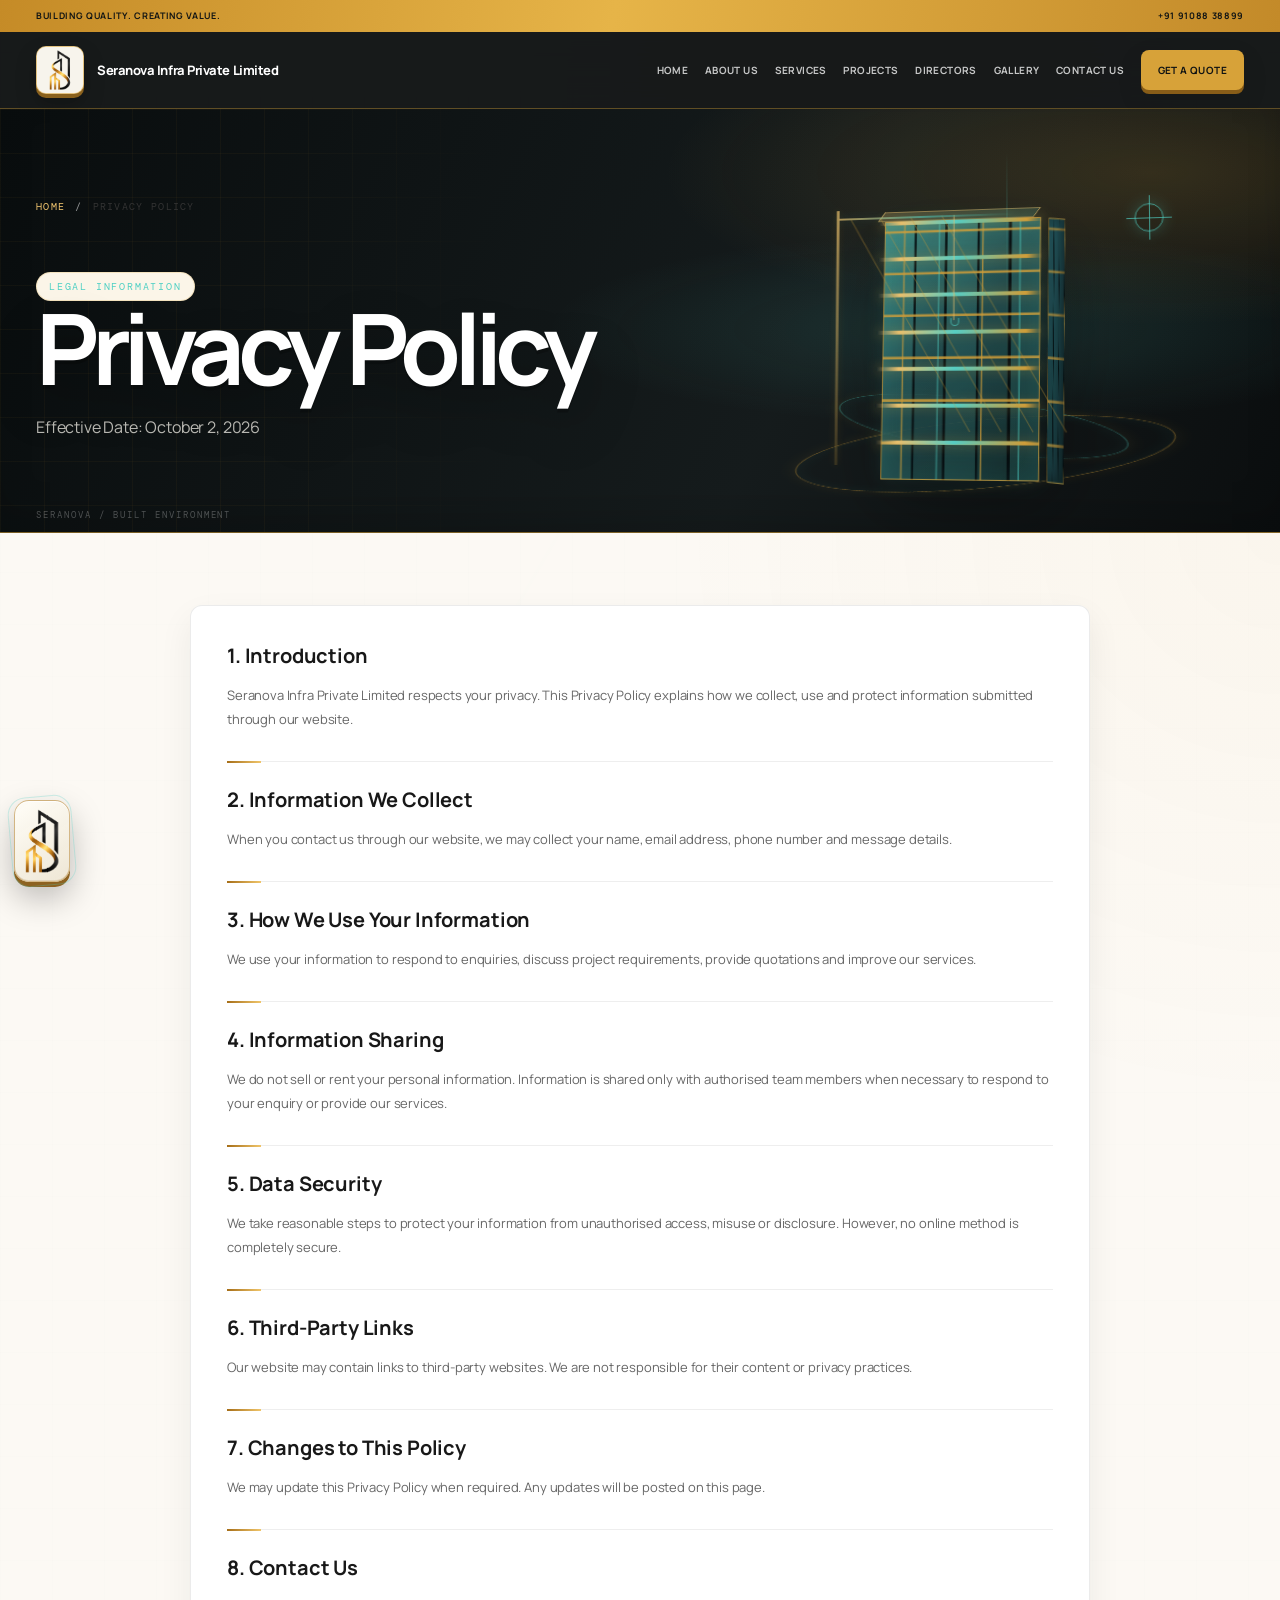
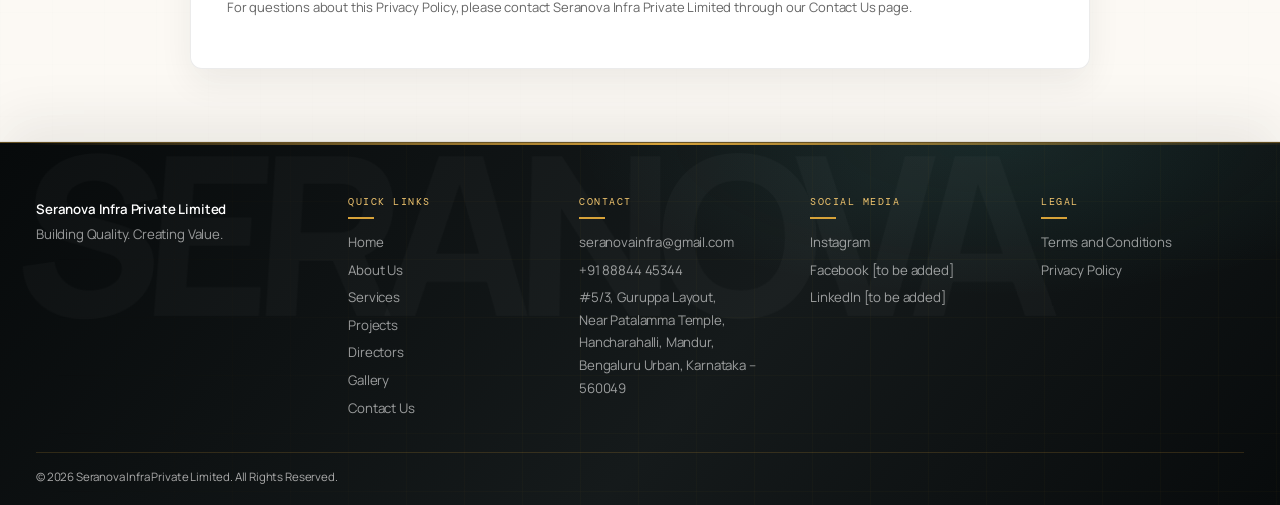
<file: privacypolicy.html>
<!doctype html>
<html lang="en">
  <head>
    <meta charset="utf-8" />
    <meta name="viewport" content="width=device-width, initial-scale=1" />

    <title>Privacy Policy | Seranova Infra Private Limited</title>
    <link rel="icon" href="assets/brand/favicon-mark.ico?v=3" sizes="any" />
    <link rel="icon" type="image/png" sizes="32x32" href="assets/brand/favicon-mark-32.png?v=3" />
    <link rel="icon" type="image/png" sizes="48x48" href="assets/brand/favicon-mark-48.png?v=3" />
    <link rel="icon" type="image/png" sizes="192x192" href="assets/brand/favicon-mark-192.png?v=3" />
    <link rel="apple-touch-icon" sizes="180x180" href="assets/brand/apple-touch-icon.png?v=3" />
    <link rel="stylesheet" href="css/style.css" />
    <link rel="stylesheet" href="css/seranova-immersive.css" />
      <link rel="stylesheet" href="css/seranova-logo-assembly.css" />
</head>

  <body class="site-theme inner-page privacy-policy-page">
    <header class="header">
      <div class="home-topbar">
        <div class="wrap">
          <span>BUILDING QUALITY. CREATING VALUE.</span
          ><a href="tel:+919108838899">+91 91088 38899</a>
        </div>
      </div>
      <nav class="nav wrap" aria-label="Main navigation">
        <a class="brand" href="index.html">
          <img
            src="assets/brand/favicon-mark-512.png"
            alt="Seranova Infra emblem"
            class="brand-logo"
          />
          <span>Seranova Infra Private Limited</span>
        </a>
        <!-- Mobile Menu -->
        <button
          class="menu"
          aria-label="Toggle navigation"
          aria-expanded="false"
          type="button"
          aria-controls="main-navigation"
        >
          ☰
        </button>
        <!-- Navigation Links -->
        <div class="links" id="main-navigation">
          <a href="index.html">HOME</a>
          <a href="about.html">ABOUT US</a>
          <a href="services.html">SERVICES</a>
          <a href="projects.html">PROJECTS</a>
          <a href="directors.html">DIRECTORS</a>
          <a href="gallery.html">GALLERY</a>
          <a href="contact.html">CONTACT US</a>
          <a class="btn" href="contact.html#contact-form">GET A QUOTE</a>
        </div>
        <a class="btn" href="contact.html#contact-form">GET A QUOTE</a>
      </nav>
    </header>

    <main>
      <section class="page-hero">
        <div class="wrap">
          <nav class="page-breadcrumb" aria-label="Breadcrumb">
            <a href="index.html">Home</a><span aria-hidden="true">/</span
            ><span aria-current="page">Privacy Policy</span>
          </nav>
          <p class="eyebrow">Legal Information</p>
          <h1 class="title">Privacy Policy</h1>
          <p>Effective Date: October 2, 2026</p>
        </div>
      </section>

      <section>
        <div class="wrap legal-content">
          <h2>1. Introduction</h2>
          <p>
            Seranova Infra Private Limited respects your privacy. This Privacy
            Policy explains how we collect, use and protect information
            submitted through our website.
          </p>

          <h2>2. Information We Collect</h2>
          <p>
            When you contact us through our website, we may collect your name,
            email address, phone number and message details.
          </p>

          <h2>3. How We Use Your Information</h2>
          <p>
            We use your information to respond to enquiries, discuss project
            requirements, provide quotations and improve our services.
          </p>

          <h2>4. Information Sharing</h2>
          <p>
            We do not sell or rent your personal information. Information is
            shared only with authorised team members when necessary to respond
            to your enquiry or provide our services.
          </p>

          <h2>5. Data Security</h2>
          <p>
            We take reasonable steps to protect your information from
            unauthorised access, misuse or disclosure. However, no online method
            is completely secure.
          </p>

          <h2>6. Third-Party Links</h2>
          <p>
            Our website may contain links to third-party websites. We are not
            responsible for their content or privacy practices.
          </p>

          <h2>7. Changes to This Policy</h2>
          <p>
            We may update this Privacy Policy when required. Any updates will be
            posted on this page.
          </p>

          <h2>8. Contact Us</h2>
          <p>
            For questions about this Privacy Policy, please contact Seranova
            Infra Private Limited through our Contact Us page.
          </p>
        </div>
      </section>
    </main>

    <footer class="footer">
      <div class="wrap">
        <div class="foot-grid">
          <!-- Company -->
          <div>
            <a class="brand" href="index.html">
              <i class="mark"></i> Seranova Infra Private Limited</a
            >
            <p>Building Quality. Creating Value.</p>
          </div>
          <!-- Quick Links -->
          <div>
            <h4>QUICK LINKS</h4>
            <a href="index.html">Home</a>
            <a href="about.html">About Us</a>
            <a href="services.html">Services</a>
            <a href="projects.html">Projects</a>
            <a href="directors.html">Directors</a>
            <a href="gallery.html">Gallery</a>
            <a href="contact.html">Contact Us</a>
          </div>
          <!-- Contact -->
          <div>
            <h4>CONTACT</h4>
            <p>
              <a
                class="footer-email"
                href="https://mail.google.com/mail/?view=cm&amp;fs=1&amp;to=seranovainfra@gmail.com"
                target="_blank"
                rel="noopener noreferrer"
                >seranovainfra@gmail.com</a
              >
            </p>
            <p>
              <a class="footer-phone" href="tel:+918884445344"
                >+91 88844 45344</a
              >
            </p>
            <p>
              <a
                class="footer-address"
                href="https://www.google.com/maps/search/?api=1&amp;query=%235%2F3%2C+Guruppa+Layout%2C+Near+Patalamma+Temple%2C+Hancharahalli%2C+Mandur%2C+Bengaluru+Urban%2C+Karnataka+560049"
                target="_blank"
                rel="noopener noreferrer"
                >#5/3, Guruppa Layout,<br />Near Patalamma Temple,<br />Hancharahalli,
                Mandur,<br />Bengaluru Urban, Karnataka – 560049</a
              >
            </p>
          </div>
          <!-- Social Media -->
          <div>
            <h4>SOCIAL MEDIA</h4>
            <a href="https://www.instagram.com/seranovainfra/" target="_blank" rel="noopener noreferrer">Instagram</a>
            <p>Facebook [to be added]</p>
            <p>LinkedIn [to be added]</p>
          </div>
          <div>
            <h4>LEGAL</h4>
            <a href="/terms-and-conditions">Terms and Conditions</a>
            <a href="/privacy-policy">Privacy Policy</a>
          </div>
        </div>
        <!-- Copyright -->
        <div class="copyright">
          © 2026 Seranova Infra Private Limited. All Rights Reserved.
        </div>
      </div>
    </footer>

    <script src="js/main.js"></script>
      <script defer src="js/seranova-immersive.js"></script>
      <script defer src="js/seranova-logo-assembly.js"></script>
</body>
</html>
</file>
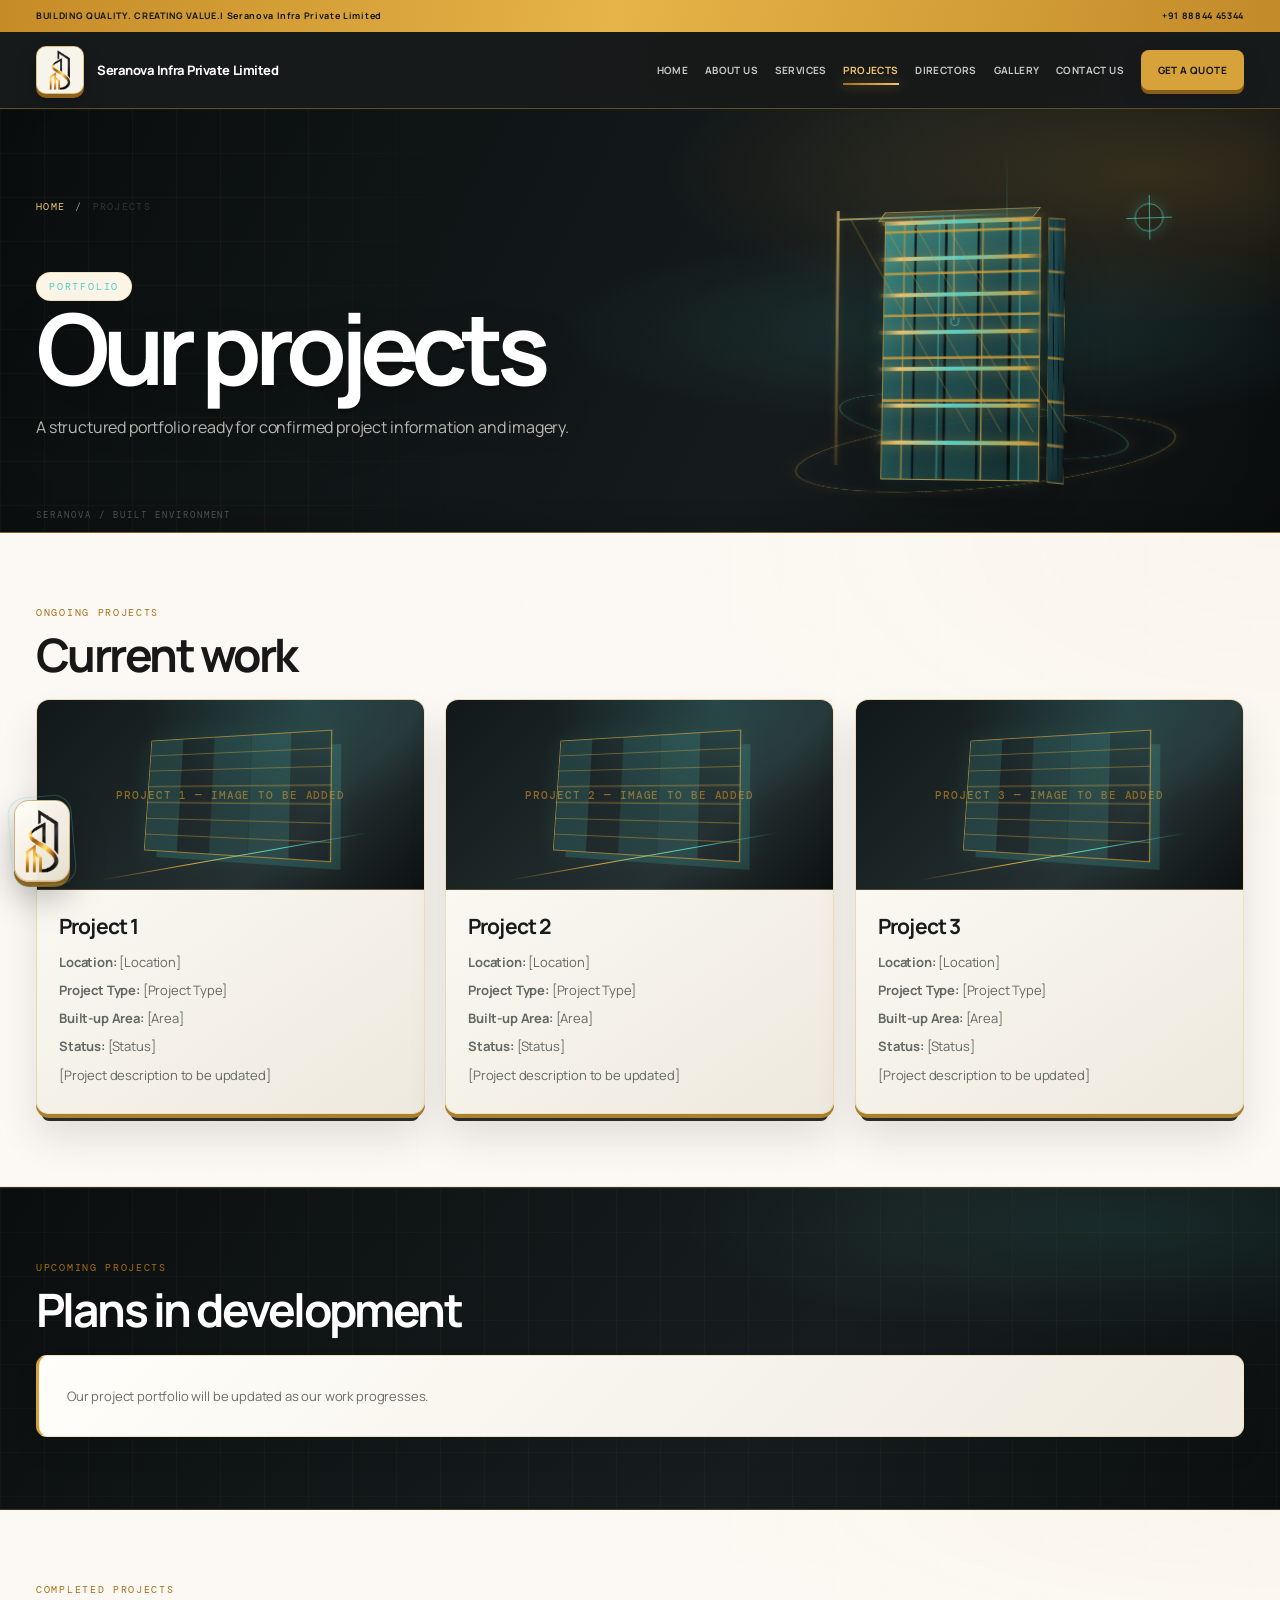
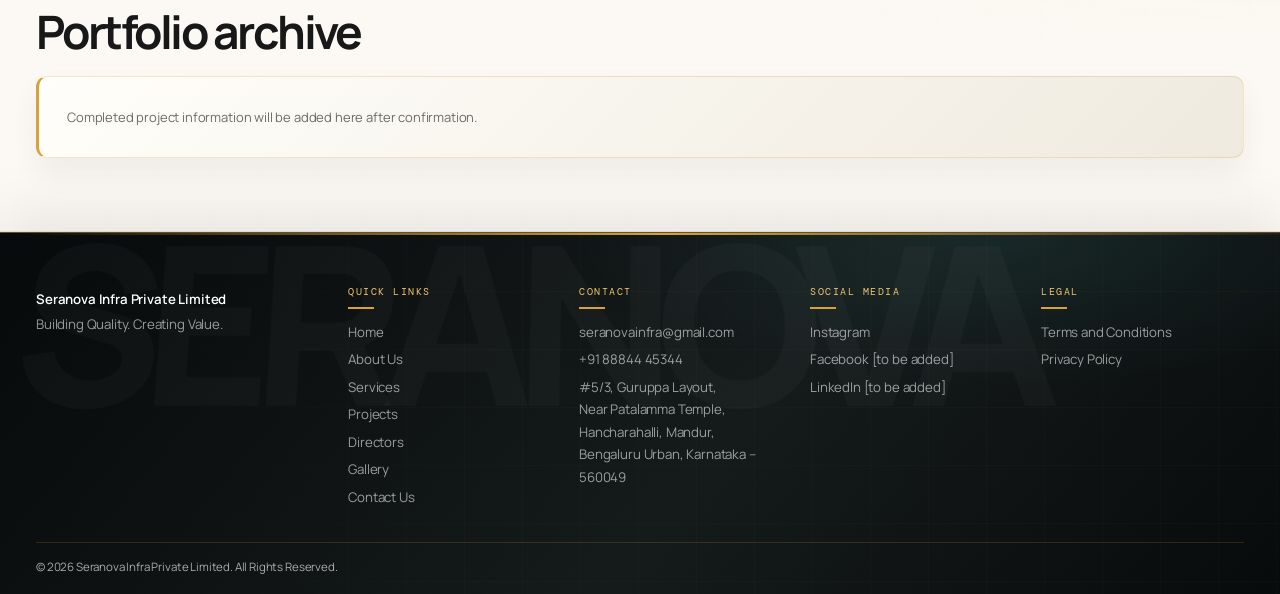
<file: projects.html>
<!doctype html>
<html lang="en">
  <head>
    <meta charset="utf-8" />
    <meta name="viewport" content="width=device-width, initial-scale=1" />

    <title>Project Information | Seranova Infra Bengaluru</title>

    <meta
      name="description"
      content="Find project information from Seranova Infra Private Limited. Contact our Bengaluru team to discuss current work, project scope and available project details."
    />
    <link rel="icon" href="assets/brand/favicon-mark.ico?v=3" sizes="any" />
    <link rel="icon" type="image/png" sizes="32x32" href="assets/brand/favicon-mark-32.png?v=3" />
    <link rel="icon" type="image/png" sizes="48x48" href="assets/brand/favicon-mark-48.png?v=3" />
    <link rel="icon" type="image/png" sizes="192x192" href="assets/brand/favicon-mark-192.png?v=3" />
    <link rel="apple-touch-icon" sizes="180x180" href="assets/brand/apple-touch-icon.png?v=3" />
    <link rel="stylesheet" href="css/style.css" />
    <link rel="stylesheet" href="css/seranova-immersive.css" />
    <link
      rel="canonical"
      href="https://seranova-web-phi.vercel.app/projects.html"
    />
    <meta
      property="og:title"
      content="Project Information | Seranova Infra Bengaluru"
    />
    <meta
      property="og:description"
      content="Find project information from Seranova Infra Private Limited. Contact our Bengaluru team to discuss current work, project scope and available project details."
    />
    <meta
      property="og:url"
      content="https://seranova-web-phi.vercel.app/projects.html"
    />
    <meta property="og:type" content="website" />
    <meta property="og:site_name" content="Seranova Infra Private Limited" />
    <meta property="og:locale" content="en_IN" />
    <script type="application/ld+json">
      {
        "@context": "https://schema.org",
        "@graph": [
          {
            "@type": "GeneralContractor",
            "@id": "https://seranova-web-phi.vercel.app/#business",
            "name": "Seranova Infra Private Limited",
            "legalName": "Seranova Infra Private Limited",
            "url": "https://seranova-web-phi.vercel.app/",
            "logo": "https://seranova-web-phi.vercel.app/assets/brand/seranova-mark.png",
            "telephone": "+91 88844 45344",
            "email": "seranovainfra@gmail.com",
            "address": {
              "@type": "PostalAddress",
              "streetAddress": "#5/3, Guruppa Layout, Near Patalamma Temple, Hancharahalli, Mandur",
              "addressLocality": "Bengaluru",
              "addressRegion": "Karnataka",
              "postalCode": "560049",
              "addressCountry": "IN"
            }
          },
          {
            "@type": "WebSite",
            "@id": "https://seranova-web-phi.vercel.app/#website",
            "url": "https://seranova-web-phi.vercel.app/",
            "name": "Seranova Infra Private Limited",
            "publisher": {
              "@id": "https://seranova-web-phi.vercel.app/#business"
            },
            "inLanguage": "en-IN"
          },
          {
            "@type": "CollectionPage",
            "@id": "https://seranova-web-phi.vercel.app/projects.html#webpage",
            "url": "https://seranova-web-phi.vercel.app/projects.html",
            "name": "Project Information | Seranova Infra Bengaluru",
            "description": "Find project information from Seranova Infra Private Limited. Contact our Bengaluru team to discuss current work, project scope and available project details.",
            "isPartOf": {
              "@id": "https://seranova-web-phi.vercel.app/#website"
            },
            "about": {
              "@id": "https://seranova-web-phi.vercel.app/#business"
            },
            "inLanguage": "en-IN"
          }
        ]
      }
    </script>
      <link rel="stylesheet" href="css/seranova-logo-assembly.css" />
</head>

  <body class="site-theme inner-page projects-page">
    <!-- Header -->
    <header class="header">
      <div class="home-topbar">
        <div class="wrap">
          <span>BUILDING QUALITY. CREATING VALUE.| Seranova Infra Private Limited</span
          ><a href="tel:+918884445344">+91 88844 45344</a>
        </div>
      </div>
      <nav class="nav wrap" aria-label="Main navigation">
        <a class="brand" href="index.html">
          <img
            src="assets/brand/favicon-mark-512.png"
            alt="Seranova Infra emblem"
            class="brand-logo"
          />
          <span>Seranova Infra Private Limited</span>
        </a>
        <!-- Mobile Menu -->
        <button
          class="menu"
          aria-label="Toggle navigation"
          aria-expanded="false"
          type="button"
          aria-controls="main-navigation"
        >
          ☰
        </button>
        <!-- Navigation Links -->
        <div class="links" id="main-navigation">
          <a href="index.html">HOME</a>
          <a href="about.html">ABOUT US</a>
          <a href="services.html">SERVICES</a>
          <a href="projects.html" aria-current="page">PROJECTS</a>
          <a href="directors.html">DIRECTORS</a>
          <a href="gallery.html">GALLERY</a>
          <a href="contact.html">CONTACT US</a>
          <a class="btn" href="contact.html#contact-form">GET A QUOTE</a>
        </div>
        <a class="btn" href="contact.html#contact-form">GET A QUOTE</a>
      </nav>
    </header>

    <!-- Main Content -->
    <main>
      <!-- Page Hero -->
      <section class="page-hero">
        <div class="wrap">
          <nav class="page-breadcrumb" aria-label="Breadcrumb">
            <a href="index.html">Home</a><span aria-hidden="true">/</span
            ><span aria-current="page">Projects</span>
          </nav>
          <p class="eyebrow">Portfolio</p>

          <h1 class="title">Our projects</h1>

          <p>
            A structured portfolio ready for confirmed project information and
            imagery.
          </p>
        </div>
      </section>

      <!-- Ongoing Projects -->
      <section>
        <div class="wrap">
          <p class="eyebrow">Ongoing projects</p>

          <h2 class="title">Current work</h2>

          <div class="project-grid">
            <!-- Project 1 -->
            <article class="placeholder-card">
              <div class="ph-img">PROJECT 1 — IMAGE TO BE ADDED</div>

              <div class="card-copy">
                <h3>Project 1</h3>

                <p>
                  <b>Location:</b>
                  [Location]
                </p>

                <p>
                  <b>Project Type:</b>
                  [Project Type]
                </p>

                <p>
                  <b>Built-up Area:</b>
                  [Area]
                </p>

                <p>
                  <b>Status:</b>
                  [Status]
                </p>

                <p>[Project description to be updated]</p>
              </div>
            </article>

            <!-- Project 2 -->
            <article class="placeholder-card">
              <div class="ph-img">PROJECT 2 — IMAGE TO BE ADDED</div>

              <div class="card-copy">
                <h3>Project 2</h3>

                <p>
                  <b>Location:</b>
                  [Location]
                </p>

                <p>
                  <b>Project Type:</b>
                  [Project Type]
                </p>

                <p>
                  <b>Built-up Area:</b>
                  [Area]
                </p>

                <p>
                  <b>Status:</b>
                  [Status]
                </p>

                <p>[Project description to be updated]</p>
              </div>
            </article>

            <!-- Project 3 -->
            <article class="placeholder-card">
              <div class="ph-img">PROJECT 3 — IMAGE TO BE ADDED</div>

              <div class="card-copy">
                <h3>Project 3</h3>

                <p>
                  <b>Location:</b>
                  [Location]
                </p>

                <p>
                  <b>Project Type:</b>
                  [Project Type]
                </p>

                <p>
                  <b>Built-up Area:</b>
                  [Area]
                </p>

                <p>
                  <b>Status:</b>
                  [Status]
                </p>

                <p>[Project description to be updated]</p>
              </div>
            </article>
          </div>
        </div>
      </section>

      <!-- Upcoming Projects -->
      <section class="dark">
        <div class="wrap">
          <p class="eyebrow">Upcoming projects</p>

          <h2 class="title">Plans in development</h2>

          <div class="empty">
            Our project portfolio will be updated as our work progresses.
          </div>
        </div>
      </section>

      <!-- Completed Projects -->
      <section>
        <div class="wrap">
          <p class="eyebrow">Completed projects</p>

          <h2 class="title">Portfolio archive</h2>

          <div class="empty">
            Completed project information will be added here after confirmation.
          </div>
        </div>
      </section>
    </main>

    <!-- Footer -->
    <footer class="footer">
      <div class="wrap">
        <div class="foot-grid">
          <!-- Company -->
          <div>
            <a class="brand" href="index.html">
              <i class="mark"></i> Seranova Infra Private Limited</a
            >
            <p>Building Quality. Creating Value.</p>
          </div>
          <!-- Quick Links -->
          <div>
            <h4>QUICK LINKS</h4>
            <a href="index.html">Home</a>
            <a href="about.html">About Us</a>
            <a href="services.html">Services</a>
            <a href="projects.html">Projects</a>
            <a href="directors.html">Directors</a>
            <a href="gallery.html">Gallery</a>
            <a href="contact.html">Contact Us</a>
          </div>
          <!-- Contact -->
          <div>
            <h4>CONTACT</h4>
            <p>
              <a
                class="footer-email"
                href="https://mail.google.com/mail/?view=cm&amp;fs=1&amp;to=seranovainfra@gmail.com"
                target="_blank"
                rel="noopener noreferrer"
                >seranovainfra@gmail.com</a
              >
            </p>
            <p>
              <a class="footer-phone" href="tel:+918884445344"
                >+91 88844 45344</a
              >
            </p>
            <p>
              <a
                class="footer-address"
                href="https://www.google.com/maps/search/?api=1&amp;query=%235%2F3%2C+Guruppa+Layout%2C+Near+Patalamma+Temple%2C+Hancharahalli%2C+Mandur%2C+Bengaluru+Urban%2C+Karnataka+560049"
                target="_blank"
                rel="noopener noreferrer"
                >#5/3, Guruppa Layout,<br />Near Patalamma Temple,<br />Hancharahalli,
                Mandur,<br />Bengaluru Urban, Karnataka – 560049</a
              >
            </p>
          </div>
          <!-- Social Media -->
          <div>
            <h4>SOCIAL MEDIA</h4>
            <a href="https://www.instagram.com/seranovainfra/" target="_blank" rel="noopener noreferrer">Instagram</a>
            <p>Facebook [to be added]</p>
            <p>LinkedIn [to be added]</p>
          </div>
          <div>
            <h4>LEGAL</h4>
            <a href="/terms-and-conditions">Terms and Conditions</a>
            <a href="/privacy-policy">Privacy Policy</a>
          </div>
        </div>
        <!-- Copyright -->
        <div class="copyright">
          © 2026 Seranova Infra Private Limited. All Rights Reserved.
        </div>
      </div>
    </footer>

    <!-- JavaScript -->
    <script src="js/main.js"></script>
      <script defer src="js/seranova-immersive.js"></script>
      <script defer src="js/seranova-logo-assembly.js"></script>
</body>
</html>
</file>
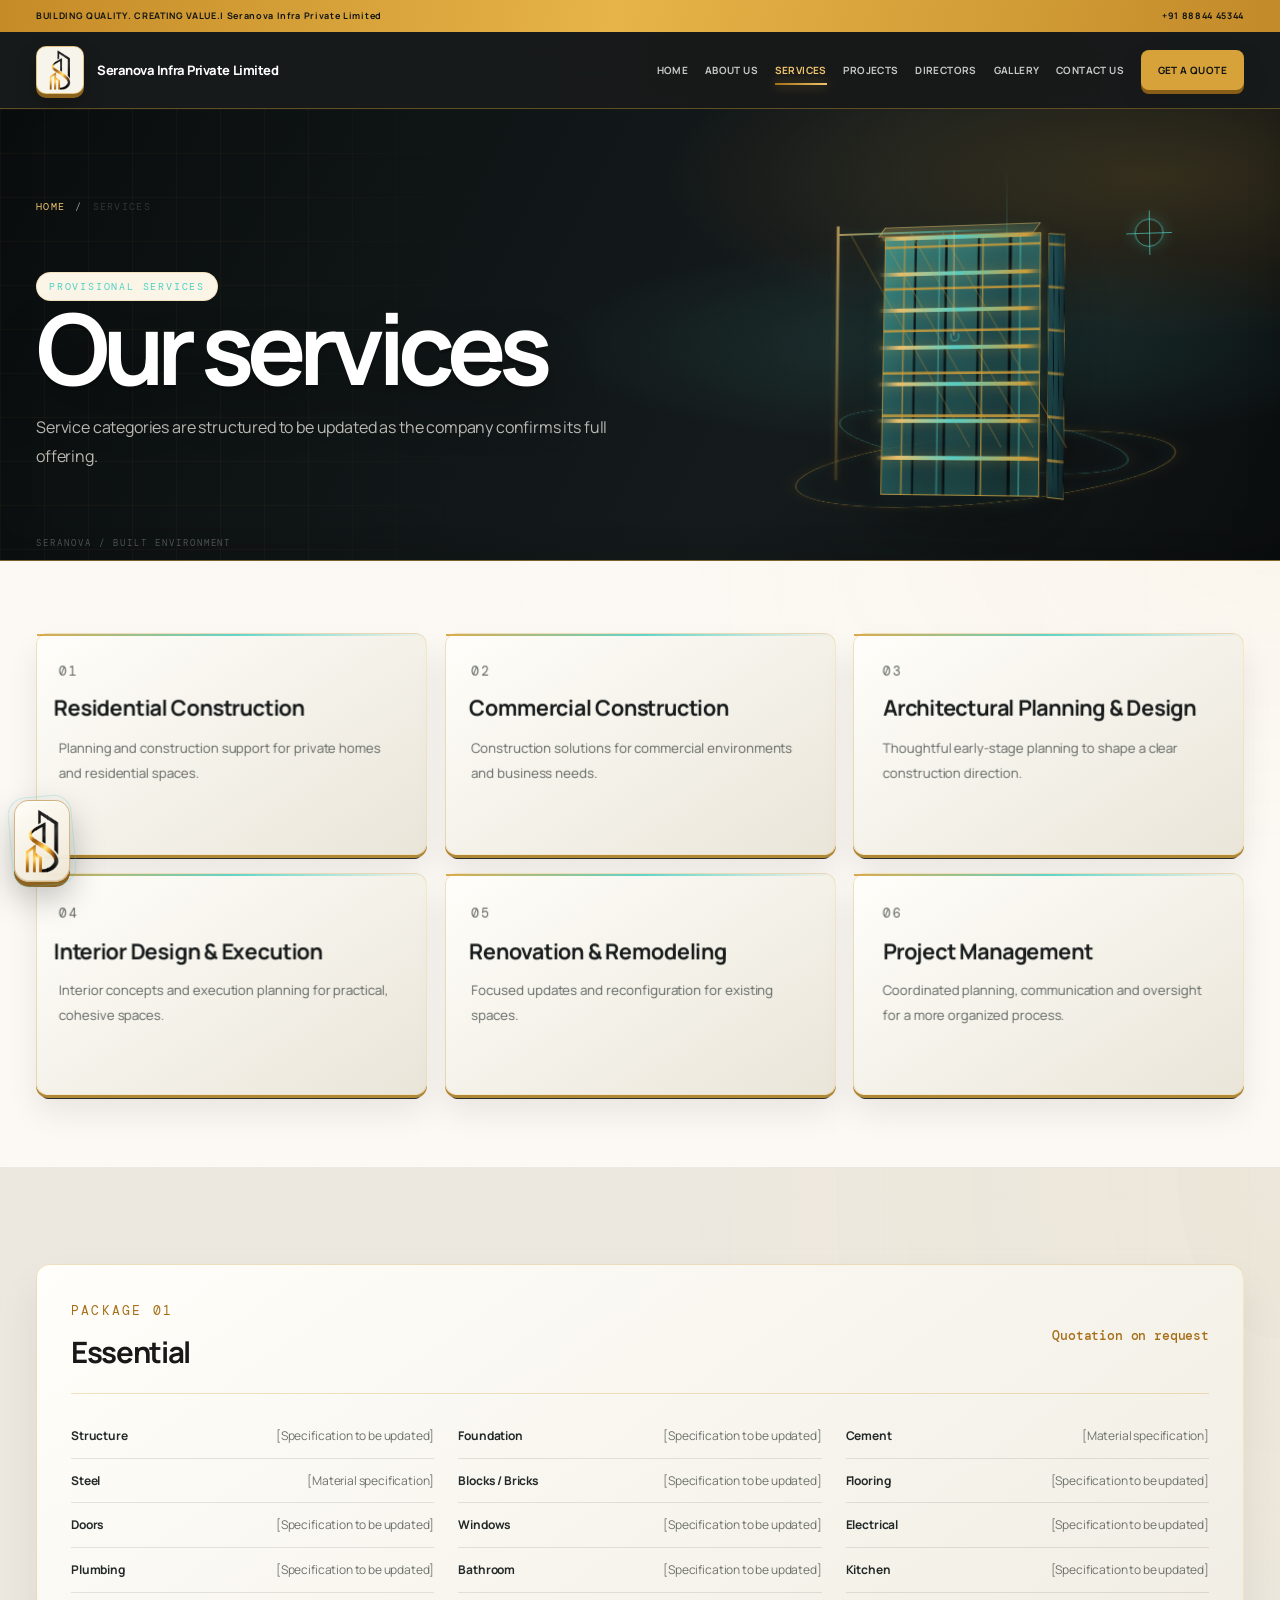
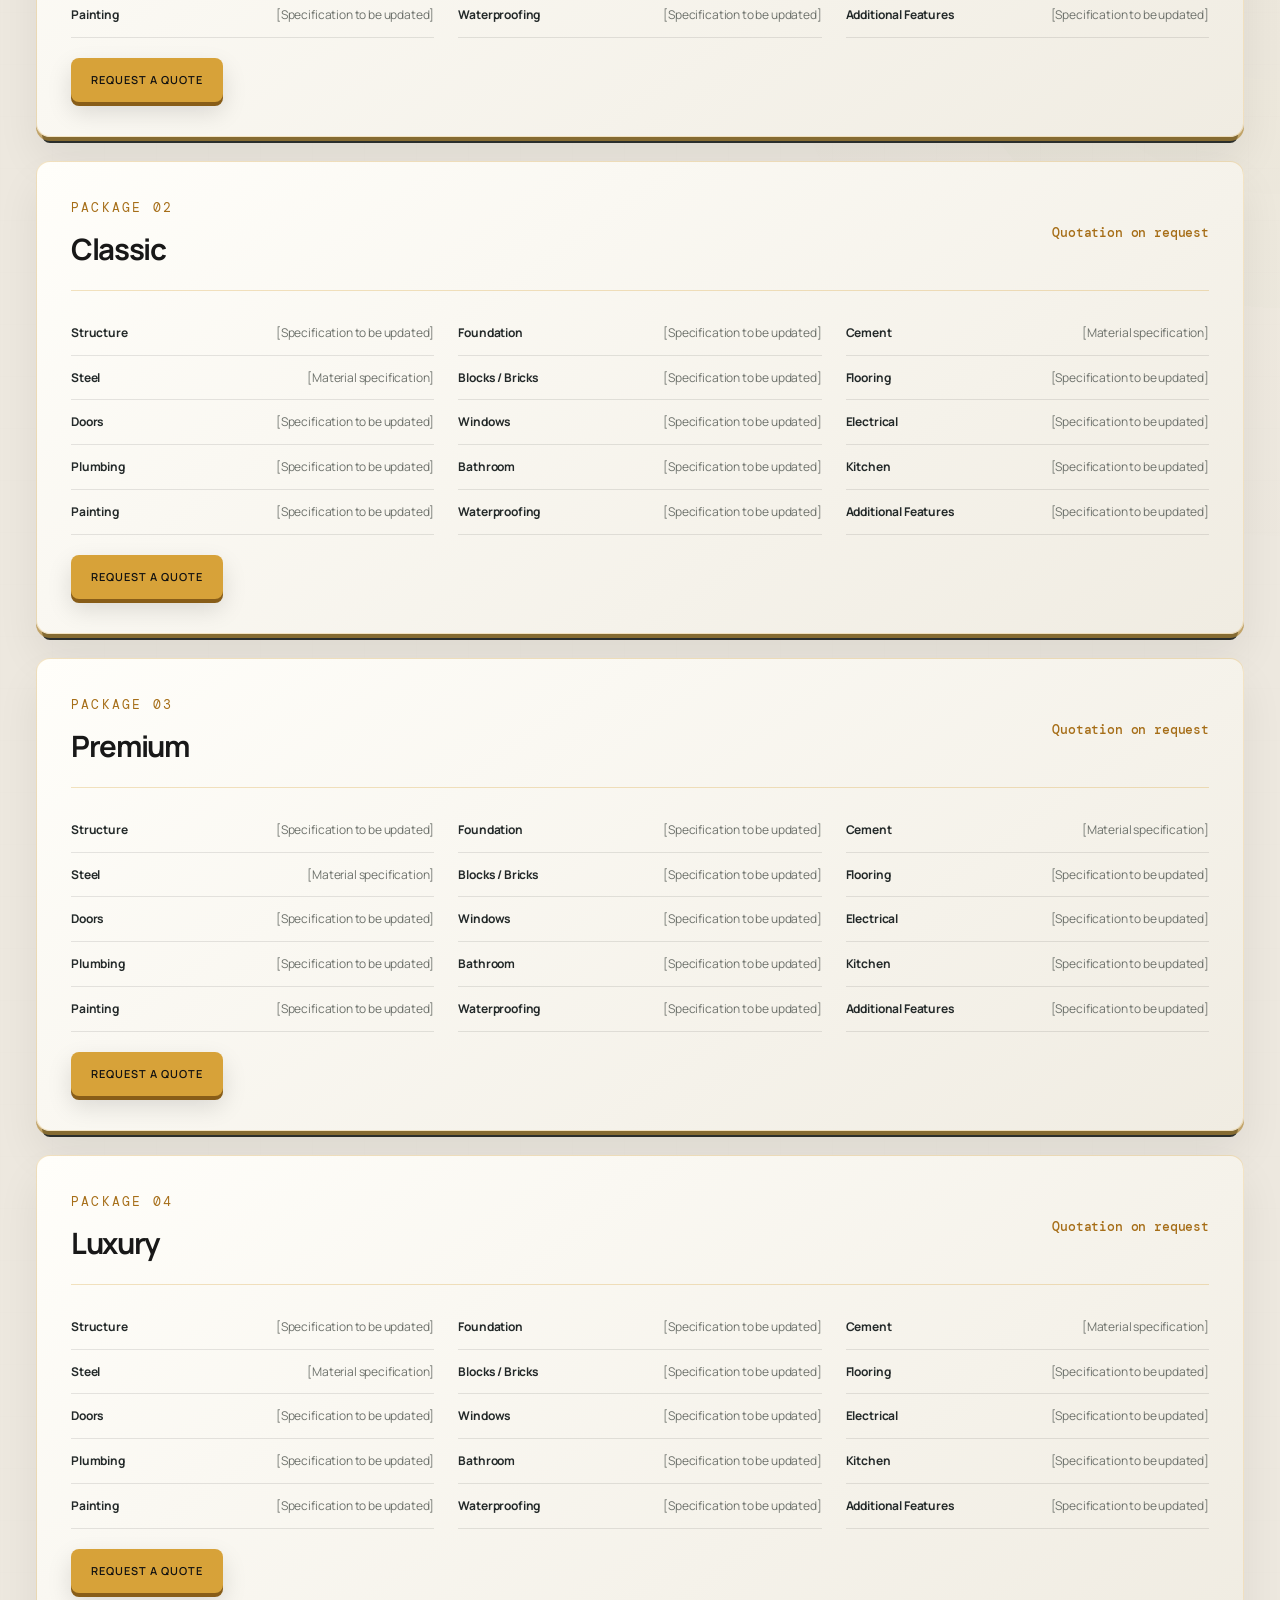
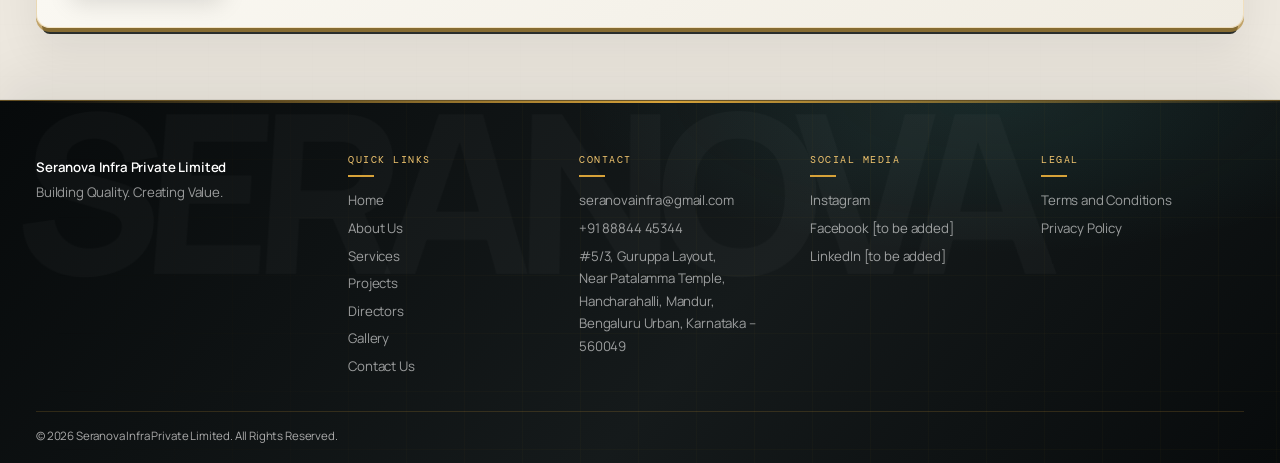
<file: services.html>
<!doctype html>
<html lang="en">
  <head>
    <meta charset="utf-8" />
    <meta name="viewport" content="width=device-width, initial-scale=1" />

    <title>
      Construction Services &amp; Packages | Seranova Infra Bengaluru
    </title>

    <meta
      name="description"
      content="Explore Seranova Infra’s construction service categories and package options. Contact our Bengaluru team to confirm your project scope, specifications and quotation."
    />
    <link rel="icon" href="assets/brand/favicon-mark.ico?v=3" sizes="any" />
    <link rel="icon" type="image/png" sizes="32x32" href="assets/brand/favicon-mark-32.png?v=3" />
    <link rel="icon" type="image/png" sizes="48x48" href="assets/brand/favicon-mark-48.png?v=3" />
    <link rel="icon" type="image/png" sizes="192x192" href="assets/brand/favicon-mark-192.png?v=3" />
    <link rel="apple-touch-icon" sizes="180x180" href="assets/brand/apple-touch-icon.png?v=3" />
    <link rel="stylesheet" href="css/style.css" />
    <link rel="stylesheet" href="css/seranova-immersive.css" />
    <link
      rel="canonical"
      href="https://seranova-web-phi.vercel.app/services.html"
    />
    <meta
      property="og:title"
      content="Construction Services &amp; Packages | Seranova Infra Bengaluru"
    />
    <meta
      property="og:description"
      content="Explore Seranova Infra’s construction service categories and package options. Contact our Bengaluru team to confirm your project scope, specifications and quotation."
    />
    <meta
      property="og:url"
      content="https://seranova-web-phi.vercel.app/services.html"
    />
    <meta property="og:type" content="website" />
    <meta property="og:site_name" content="Seranova Infra Private Limited" />
    <meta property="og:locale" content="en_IN" />
    <script type="application/ld+json">
      {
        "@context": "https://schema.org",
        "@graph": [
          {
            "@type": "GeneralContractor",
            "@id": "https://seranova-web-phi.vercel.app/#business",
            "name": "Seranova Infra Private Limited",
            "legalName": "Seranova Infra Private Limited",
            "url": "https://seranova-web-phi.vercel.app/",
            "logo": "https://seranova-web-phi.vercel.app/assets/brand/seranova-mark.png",
            "telephone": "+91 88844 45344",
            "email": "seranovainfra@gmail.com",
            "address": {
              "@type": "PostalAddress",
              "streetAddress": "#5/3, Guruppa Layout, Near Patalamma Temple, Hancharahalli, Mandur",
              "addressLocality": "Bengaluru",
              "addressRegion": "Karnataka",
              "postalCode": "560049",
              "addressCountry": "IN"
            }
          },
          {
            "@type": "WebSite",
            "@id": "https://seranova-web-phi.vercel.app/#website",
            "url": "https://seranova-web-phi.vercel.app/",
            "name": "Seranova Infra Private Limited",
            "publisher": {
              "@id": "https://seranova-web-phi.vercel.app/#business"
            },
            "inLanguage": "en-IN"
          },
          {
            "@type": "WebPage",
            "@id": "https://seranova-web-phi.vercel.app/services.html#webpage",
            "url": "https://seranova-web-phi.vercel.app/services.html",
            "name": "Construction Services & Packages | Seranova Infra Bengaluru",
            "description": "Explore Seranova Infra’s construction service categories and package options. Contact our Bengaluru team to confirm your project scope, specifications and quotation.",
            "isPartOf": {
              "@id": "https://seranova-web-phi.vercel.app/#website"
            },
            "about": {
              "@id": "https://seranova-web-phi.vercel.app/#business"
            },
            "inLanguage": "en-IN"
          }
        ]
      }
    </script>
      <link rel="stylesheet" href="css/seranova-logo-assembly.css" />
</head>

  <body class="site-theme inner-page services-page">
    <!-- Header -->
    <header class="header">
      <div class="home-topbar">
        <div class="wrap">
          <span>BUILDING QUALITY. CREATING VALUE.| Seranova Infra Private Limited</span
          ><a href="tel:+918884445344">+91 88844 45344</a>
        </div>
      </div>
      <nav class="nav wrap" aria-label="Main navigation">
        <a class="brand" href="index.html">
          <img
            src="assets/brand/favicon-mark-512.png"
            alt="Seranova Infra emblem"
            class="brand-logo"
          />
          <span>Seranova Infra Private Limited</span>
        </a>
        <!-- Mobile Menu -->
        <button
          class="menu"
          aria-label="Toggle navigation"
          aria-expanded="false"
          type="button"
          aria-controls="main-navigation"
        >
          ☰
        </button>
        <!-- Navigation Links -->
        <div class="links" id="main-navigation">
          <a href="index.html">HOME</a>
          <a href="about.html">ABOUT US</a>
          <a href="services.html" aria-current="page">SERVICES</a>
          <a href="projects.html">PROJECTS</a>
          <a href="directors.html">DIRECTORS</a>
          <a href="gallery.html">GALLERY</a>
          <a href="contact.html">CONTACT US</a>
          <a class="btn" href="contact.html#contact-form">GET A QUOTE</a>
        </div>
        <a class="btn" href="contact.html#contact-form">GET A QUOTE</a>
      </nav>
    </header>

    <!-- Main Content -->
    <main>
      <!-- Page Hero -->
      <section class="page-hero">
        <div class="wrap">
          <nav class="page-breadcrumb" aria-label="Breadcrumb">
            <a href="index.html">Home</a><span aria-hidden="true">/</span
            ><span aria-current="page">Services</span>
          </nav>
          <p class="eyebrow">Provisional services</p>

          <h1 class="title">Our services</h1>

          <p>
            Service categories are structured to be updated as the company
            confirms its full offering.
          </p>
        </div>
      </section>

      <!-- Services -->
      <section>
        <div class="wrap">
          <div class="service-grid">
            <article class="service">
              <p class="eyebrow">01</p>

              <h3>Residential Construction</h3>

              <p>
                Planning and construction support for private homes and
                residential spaces.
              </p>
            </article>

            <article class="service">
              <p class="eyebrow">02</p>

              <h3>Commercial Construction</h3>

              <p>
                Construction solutions for commercial environments and business
                needs.
              </p>
            </article>

            <article class="service">
              <p class="eyebrow">03</p>

              <h3>Architectural Planning &amp; Design</h3>

              <p>
                Thoughtful early-stage planning to shape a clear construction
                direction.
              </p>
            </article>

            <article class="service">
              <p class="eyebrow">04</p>

              <h3>Interior Design &amp; Execution</h3>

              <p>
                Interior concepts and execution planning for practical, cohesive
                spaces.
              </p>
            </article>

            <article class="service">
              <p class="eyebrow">05</p>

              <h3>Renovation &amp; Remodeling</h3>

              <p>Focused updates and reconfiguration for existing spaces.</p>
            </article>

            <article class="service">
              <p class="eyebrow">06</p>

              <h3>Project Management</h3>

              <p>
                Coordinated planning, communication and oversight for a more
                organized process.
              </p>
            </article>
          </div>
        </div>
      </section>

      <!-- Packages -->
      <section>
        <div class="wrap">
          <!-- Package 01 -->
          <article class="detail">
            <div class="detail-top">
              <div>
                <p class="eyebrow">Package 01</p>

                <h3>Essential</h3>
              </div>

              <p class="price">Quotation on request</p>
            </div>

            <div class="specs">
              <div class="spec">
                <b>Structure</b>
                <span>[Specification to be updated]</span>
              </div>

              <div class="spec">
                <b>Foundation</b>
                <span>[Specification to be updated]</span>
              </div>

              <div class="spec">
                <b>Cement</b>
                <span>[Material specification]</span>
              </div>

              <div class="spec">
                <b>Steel</b>
                <span>[Material specification]</span>
              </div>

              <div class="spec">
                <b>Blocks / Bricks</b>
                <span>[Specification to be updated]</span>
              </div>

              <div class="spec">
                <b>Flooring</b>
                <span>[Specification to be updated]</span>
              </div>

              <div class="spec">
                <b>Doors</b>
                <span>[Specification to be updated]</span>
              </div>

              <div class="spec">
                <b>Windows</b>
                <span>[Specification to be updated]</span>
              </div>

              <div class="spec">
                <b>Electrical</b>
                <span>[Specification to be updated]</span>
              </div>

              <div class="spec">
                <b>Plumbing</b>
                <span>[Specification to be updated]</span>
              </div>

              <div class="spec">
                <b>Bathroom</b>
                <span>[Specification to be updated]</span>
              </div>

              <div class="spec">
                <b>Kitchen</b>
                <span>[Specification to be updated]</span>
              </div>

              <div class="spec">
                <b>Painting</b>
                <span>[Specification to be updated]</span>
              </div>

              <div class="spec">
                <b>Waterproofing</b>
                <span>[Specification to be updated]</span>
              </div>

              <div class="spec">
                <b>Additional Features</b>
                <span>[Specification to be updated]</span>
              </div>
            </div>

            <a class="btn" href="contact.html"> REQUEST A QUOTE </a>
          </article>

          <!-- Package 02 -->
          <article class="detail">
            <div class="detail-top">
              <div>
                <p class="eyebrow">Package 02</p>

                <h3>Classic</h3>
              </div>

              <p class="price">Quotation on request</p>
            </div>

            <div class="specs">
              <div class="spec">
                <b>Structure</b>
                <span>[Specification to be updated]</span>
              </div>

              <div class="spec">
                <b>Foundation</b>
                <span>[Specification to be updated]</span>
              </div>

              <div class="spec">
                <b>Cement</b>
                <span>[Material specification]</span>
              </div>

              <div class="spec">
                <b>Steel</b>
                <span>[Material specification]</span>
              </div>

              <div class="spec">
                <b>Blocks / Bricks</b>
                <span>[Specification to be updated]</span>
              </div>

              <div class="spec">
                <b>Flooring</b>
                <span>[Specification to be updated]</span>
              </div>

              <div class="spec">
                <b>Doors</b>
                <span>[Specification to be updated]</span>
              </div>

              <div class="spec">
                <b>Windows</b>
                <span>[Specification to be updated]</span>
              </div>

              <div class="spec">
                <b>Electrical</b>
                <span>[Specification to be updated]</span>
              </div>

              <div class="spec">
                <b>Plumbing</b>
                <span>[Specification to be updated]</span>
              </div>

              <div class="spec">
                <b>Bathroom</b>
                <span>[Specification to be updated]</span>
              </div>

              <div class="spec">
                <b>Kitchen</b>
                <span>[Specification to be updated]</span>
              </div>

              <div class="spec">
                <b>Painting</b>
                <span>[Specification to be updated]</span>
              </div>

              <div class="spec">
                <b>Waterproofing</b>
                <span>[Specification to be updated]</span>
              </div>

              <div class="spec">
                <b>Additional Features</b>
                <span>[Specification to be updated]</span>
              </div>
            </div>

            <a class="btn" href="contact.html"> REQUEST A QUOTE </a>
          </article>

          <!-- Package 03 -->
          <article class="detail">
            <div class="detail-top">
              <div>
                <p class="eyebrow">Package 03</p>

                <h3>Premium</h3>
              </div>

              <p class="price">Quotation on request</p>
            </div>

            <div class="specs">
              <div class="spec">
                <b>Structure</b>
                <span>[Specification to be updated]</span>
              </div>

              <div class="spec">
                <b>Foundation</b>
                <span>[Specification to be updated]</span>
              </div>

              <div class="spec">
                <b>Cement</b>
                <span>[Material specification]</span>
              </div>

              <div class="spec">
                <b>Steel</b>
                <span>[Material specification]</span>
              </div>

              <div class="spec">
                <b>Blocks / Bricks</b>
                <span>[Specification to be updated]</span>
              </div>

              <div class="spec">
                <b>Flooring</b>
                <span>[Specification to be updated]</span>
              </div>

              <div class="spec">
                <b>Doors</b>
                <span>[Specification to be updated]</span>
              </div>

              <div class="spec">
                <b>Windows</b>
                <span>[Specification to be updated]</span>
              </div>

              <div class="spec">
                <b>Electrical</b>
                <span>[Specification to be updated]</span>
              </div>

              <div class="spec">
                <b>Plumbing</b>
                <span>[Specification to be updated]</span>
              </div>

              <div class="spec">
                <b>Bathroom</b>
                <span>[Specification to be updated]</span>
              </div>

              <div class="spec">
                <b>Kitchen</b>
                <span>[Specification to be updated]</span>
              </div>

              <div class="spec">
                <b>Painting</b>
                <span>[Specification to be updated]</span>
              </div>

              <div class="spec">
                <b>Waterproofing</b>
                <span>[Specification to be updated]</span>
              </div>

              <div class="spec">
                <b>Additional Features</b>
                <span>[Specification to be updated]</span>
              </div>
            </div>

            <a class="btn" href="contact.html"> REQUEST A QUOTE </a>
          </article>

          <!-- Package 04 -->
          <article class="detail">
            <div class="detail-top">
              <div>
                <p class="eyebrow">Package 04</p>

                <h3>Luxury</h3>
              </div>

              <p class="price">Quotation on request</p>
            </div>

            <div class="specs">
              <div class="spec">
                <b>Structure</b>
                <span>[Specification to be updated]</span>
              </div>

              <div class="spec">
                <b>Foundation</b>
                <span>[Specification to be updated]</span>
              </div>

              <div class="spec">
                <b>Cement</b>
                <span>[Material specification]</span>
              </div>

              <div class="spec">
                <b>Steel</b>
                <span>[Material specification]</span>
              </div>

              <div class="spec">
                <b>Blocks / Bricks</b>
                <span>[Specification to be updated]</span>
              </div>

              <div class="spec">
                <b>Flooring</b>
                <span>[Specification to be updated]</span>
              </div>

              <div class="spec">
                <b>Doors</b>
                <span>[Specification to be updated]</span>
              </div>

              <div class="spec">
                <b>Windows</b>
                <span>[Specification to be updated]</span>
              </div>

              <div class="spec">
                <b>Electrical</b>
                <span>[Specification to be updated]</span>
              </div>

              <div class="spec">
                <b>Plumbing</b>
                <span>[Specification to be updated]</span>
              </div>

              <div class="spec">
                <b>Bathroom</b>
                <span>[Specification to be updated]</span>
              </div>

              <div class="spec">
                <b>Kitchen</b>
                <span>[Specification to be updated]</span>
              </div>

              <div class="spec">
                <b>Painting</b>
                <span>[Specification to be updated]</span>
              </div>

              <div class="spec">
                <b>Waterproofing</b>
                <span>[Specification to be updated]</span>
              </div>

              <div class="spec">
                <b>Additional Features</b>
                <span>[Specification to be updated]</span>
              </div>
            </div>

            <a class="btn" href="contact.html"> REQUEST A QUOTE </a>
          </article>
        </div>
      </section>
    </main>

    <!-- Footer -->
    <footer class="footer">
      <div class="wrap">
        <div class="foot-grid">
          <!-- Company -->
          <div>
            <a class="brand" href="index.html">
              <i class="mark"></i> Seranova Infra Private Limited</a
            >
            <p>Building Quality. Creating Value.</p>
          </div>
          <!-- Quick Links -->
          <div>
            <h4>QUICK LINKS</h4>
            <a href="index.html">Home</a>
            <a href="about.html">About Us</a>
            <a href="services.html">Services</a>
            <a href="projects.html">Projects</a>
            <a href="directors.html">Directors</a>
            <a href="gallery.html">Gallery</a>
            <a href="contact.html">Contact Us</a>
          </div>
          <!-- Contact -->
          <div>
            <h4>CONTACT</h4>
            <p>
              <a
                class="footer-email"
                href="https://mail.google.com/mail/?view=cm&amp;fs=1&amp;to=seranovainfra@gmail.com"
                target="_blank"
                rel="noopener noreferrer"
                >seranovainfra@gmail.com</a
              >
            </p>
            <p>
              <a class="footer-phone" href="tel:+918884445344"
                >+91 88844 45344</a
              >
            </p>
            <p>
              <a
                class="footer-address"
                href="https://www.google.com/maps/search/?api=1&amp;query=%235%2F3%2C+Guruppa+Layout%2C+Near+Patalamma+Temple%2C+Hancharahalli%2C+Mandur%2C+Bengaluru+Urban%2C+Karnataka+560049"
                target="_blank"
                rel="noopener noreferrer"
                >#5/3, Guruppa Layout,<br />Near Patalamma Temple,<br />Hancharahalli,
                Mandur,<br />Bengaluru Urban, Karnataka – 560049</a
              >
            </p>
          </div>
          <!-- Social Media -->
          <div>
            <h4>SOCIAL MEDIA</h4>
             <a href="https://www.instagram.com/seranovainfra/" target="_blank" rel="noopener noreferrer">Instagram</a>
            <p>Facebook [to be added]</p>
            <p>LinkedIn [to be added]</p>
          </div>
          <div>
            <h4>LEGAL</h4>
            <a href="/terms-and-conditions">Terms and Conditions</a>
            <a href="/privacy-policy">Privacy Policy</a>
          </div>
        </div>
        <!-- Copyright -->
        <div class="copyright">
          © 2026 Seranova Infra Private Limited. All Rights Reserved.
        </div>
      </div>
    </footer>

    <!-- JavaScript -->
    <script src="js/main.js"></script>
      <script defer src="js/seranova-immersive.js"></script>
      <script defer src="js/seranova-logo-assembly.js"></script>
</body>
</html>
</file>
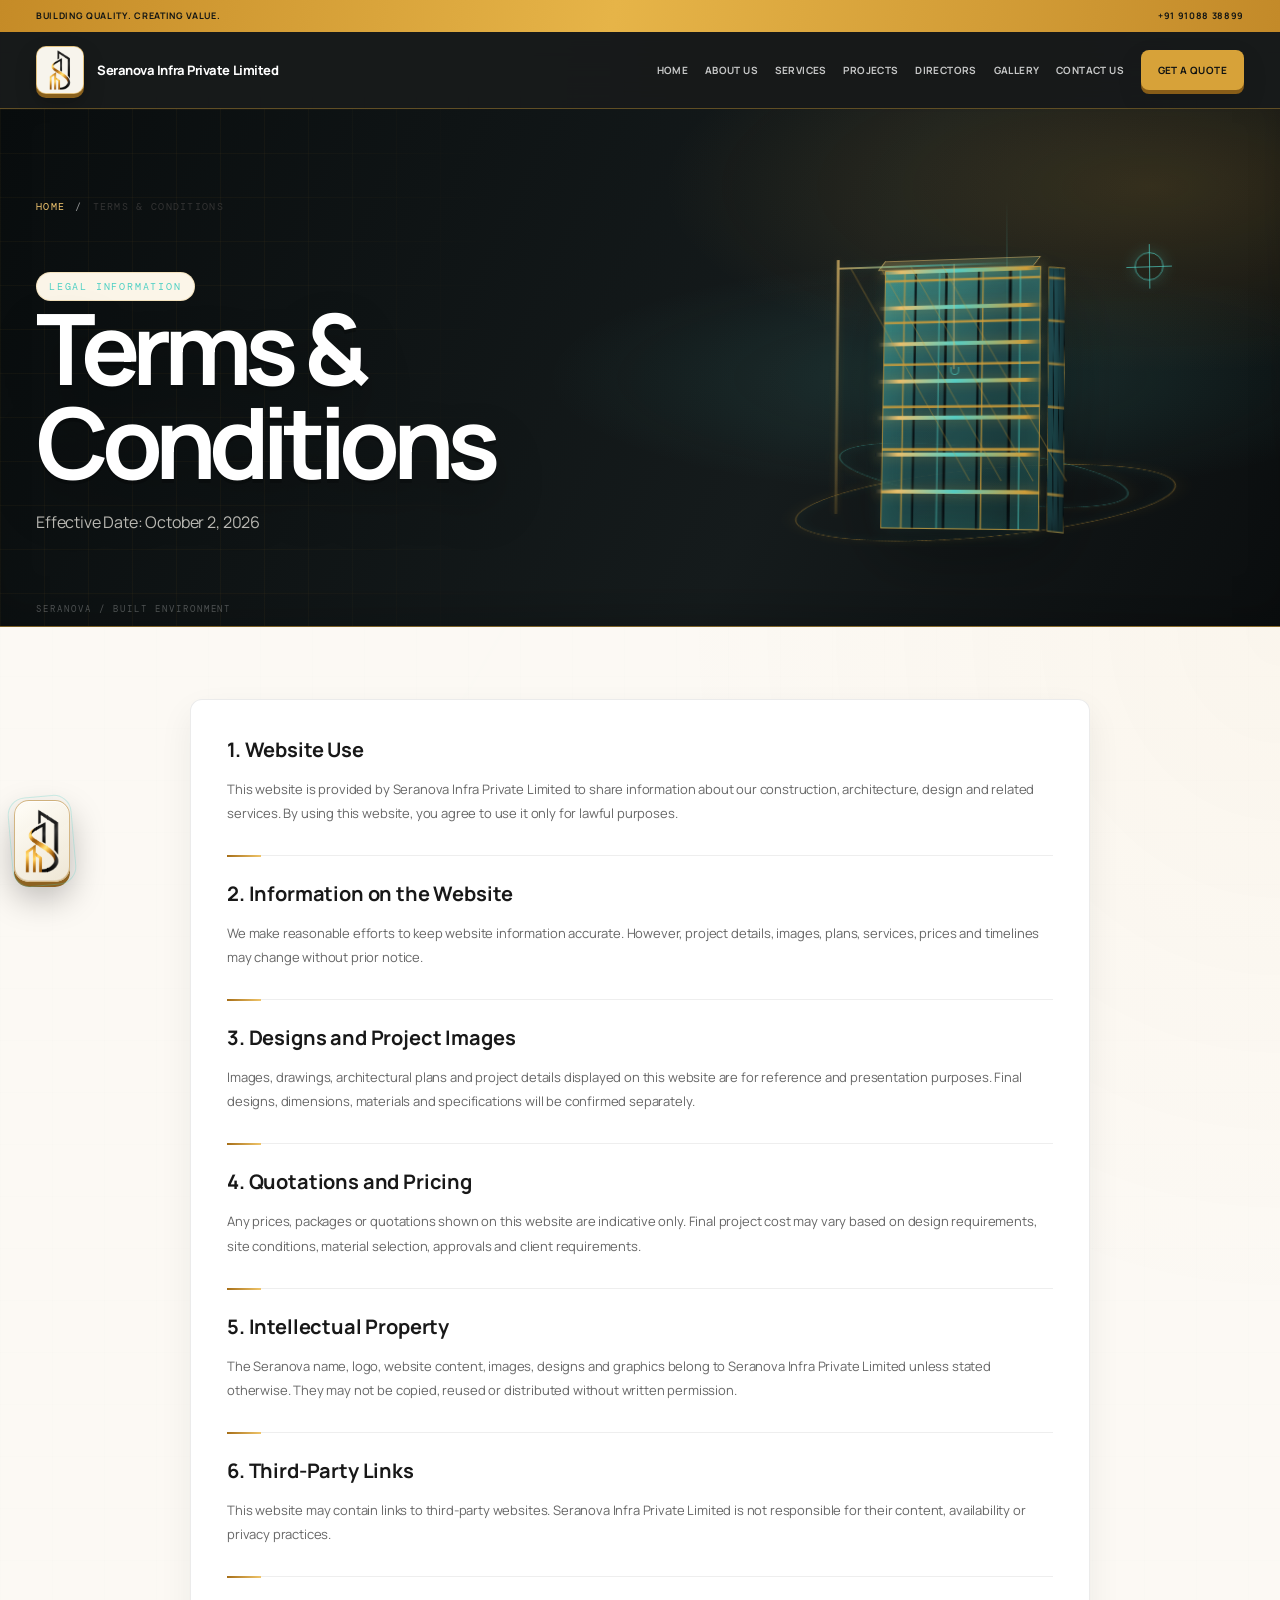
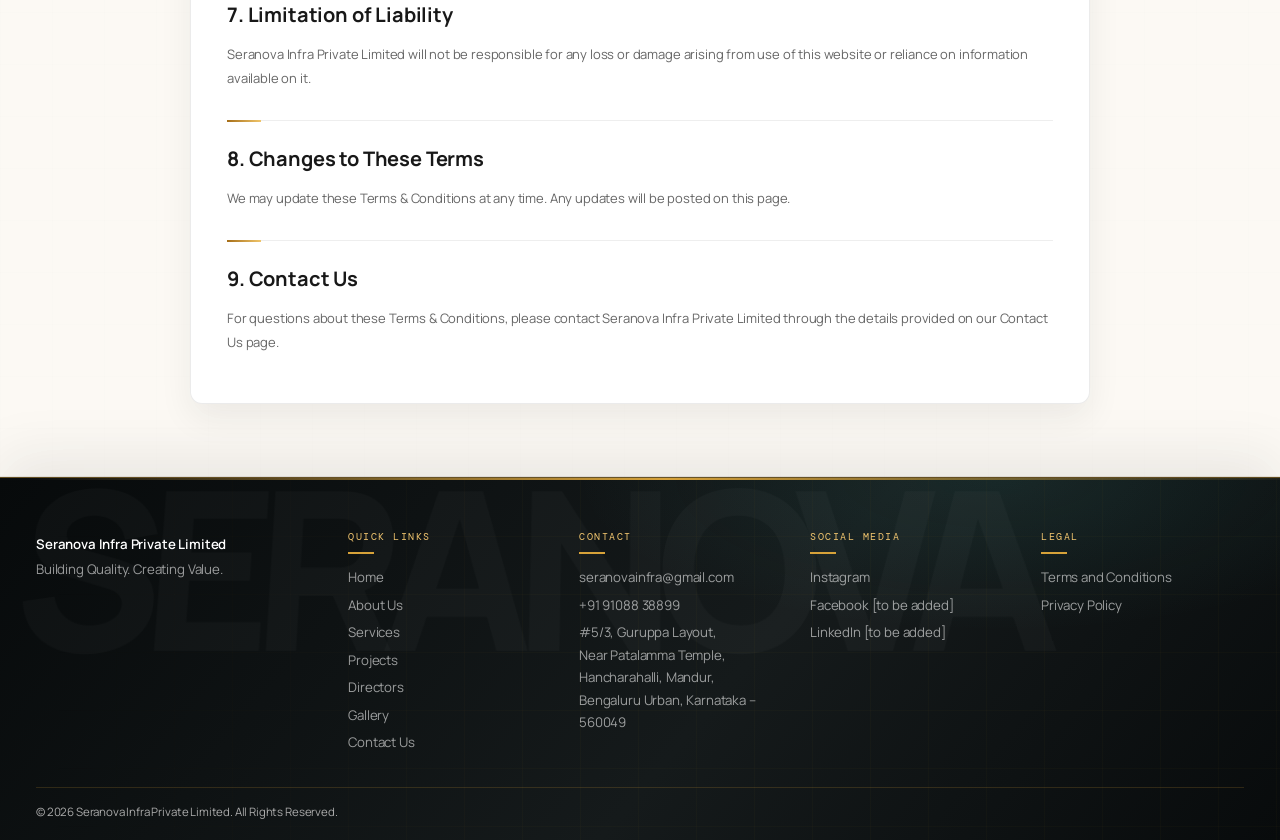
<file: terms-and-conditions.html>
<!doctype html>
<html lang="en">
  <head>
    <meta charset="utf-8" />
    <meta name="viewport" content="width=device-width, initial-scale=1" />

    <title>Terms & Conditions | Seranova Infra Private Limited</title>
    <link rel="icon" href="assets/brand/favicon-mark.ico?v=3" sizes="any" />
    <link rel="icon" type="image/png" sizes="32x32" href="assets/brand/favicon-mark-32.png?v=3" />
    <link rel="icon" type="image/png" sizes="48x48" href="assets/brand/favicon-mark-48.png?v=3" />
    <link rel="icon" type="image/png" sizes="192x192" href="assets/brand/favicon-mark-192.png?v=3" />
    <link rel="apple-touch-icon" sizes="180x180" href="assets/brand/apple-touch-icon.png?v=3" />
    <link rel="stylesheet" href="css/style.css" />
    <link rel="stylesheet" href="css/seranova-immersive.css" />
      <link rel="stylesheet" href="css/seranova-logo-assembly.css" />
</head>

  <body class="site-theme inner-page terms-and-conditions-page">
    <header class="header">
      <div class="home-topbar">
        <div class="wrap">
          <span>BUILDING QUALITY. CREATING VALUE.</span
          ><a href="tel:+919108838899">+91 91088 38899</a>
        </div>
      </div>
      <nav class="nav wrap" aria-label="Main navigation">
        <a class="brand" href="index.html">
          <img
            src="assets/brand/favicon-mark-512.png"
            alt="Seranova Infra emblem"
            class="brand-logo"
          />
          <span>Seranova Infra Private Limited</span>
        </a>
        <!-- Mobile Menu -->
        <button
          class="menu"
          aria-label="Toggle navigation"
          aria-expanded="false"
          type="button"
          aria-controls="main-navigation"
        >
          ☰
        </button>
        <!-- Navigation Links -->
        <div class="links" id="main-navigation">
          <a href="index.html">HOME</a>
          <a href="about.html">ABOUT US</a>
          <a href="services.html">SERVICES</a>
          <a href="projects.html">PROJECTS</a>
          <a href="directors.html">DIRECTORS</a>
          <a href="gallery.html">GALLERY</a>
          <a href="contact.html">CONTACT US</a>
          <a class="btn" href="contact.html#contact-form">GET A QUOTE</a>
        </div>
        <a class="btn" href="contact.html#contact-form">GET A QUOTE</a>
      </nav>
    </header>

    <main>
      <section class="page-hero">
        <div class="wrap">
          <nav class="page-breadcrumb" aria-label="Breadcrumb">
            <a href="index.html">Home</a><span aria-hidden="true">/</span
            ><span aria-current="page">Terms &amp; Conditions</span>
          </nav>
          <p class="eyebrow">Legal Information</p>
          <h1 class="title">Terms & Conditions</h1>
          <p>Effective Date: October 2, 2026</p>
        </div>
      </section>

      <section>
        <div class="wrap legal-content">
          <h2>1. Website Use</h2>
          <p>
            This website is provided by Seranova Infra Private Limited to share
            information about our construction, architecture, design and related
            services. By using this website, you agree to use it only for lawful
            purposes.
          </p>

          <h2>2. Information on the Website</h2>
          <p>
            We make reasonable efforts to keep website information accurate.
            However, project details, images, plans, services, prices and
            timelines may change without prior notice.
          </p>

          <h2>3. Designs and Project Images</h2>
          <p>
            Images, drawings, architectural plans and project details displayed
            on this website are for reference and presentation purposes. Final
            designs, dimensions, materials and specifications will be confirmed
            separately.
          </p>

          <h2>4. Quotations and Pricing</h2>
          <p>
            Any prices, packages or quotations shown on this website are
            indicative only. Final project cost may vary based on design
            requirements, site conditions, material selection, approvals and
            client requirements.
          </p>

          <h2>5. Intellectual Property</h2>
          <p>
            The Seranova name, logo, website content, images, designs and
            graphics belong to Seranova Infra Private Limited unless stated
            otherwise. They may not be copied, reused or distributed without
            written permission.
          </p>

          <h2>6. Third-Party Links</h2>
          <p>
            This website may contain links to third-party websites. Seranova
            Infra Private Limited is not responsible for their content,
            availability or privacy practices.
          </p>

          <h2>7. Limitation of Liability</h2>
          <p>
            Seranova Infra Private Limited will not be responsible for any loss
            or damage arising from use of this website or reliance on
            information available on it.
          </p>

          <h2>8. Changes to These Terms</h2>
          <p>
            We may update these Terms & Conditions at any time. Any updates will
            be posted on this page.
          </p>

          <h2>9. Contact Us</h2>
          <p>
            For questions about these Terms & Conditions, please contact
            Seranova Infra Private Limited through the details provided on our
            Contact Us page.
          </p>
        </div>
      </section>
    </main>

    <footer class="footer">
      <div class="wrap">
        <div class="foot-grid">
          <!-- Company -->
          <div>
            <a class="brand" href="index.html">
              <i class="mark"></i> Seranova Infra Private Limited</a
            >
            <p>Building Quality. Creating Value.</p>
          </div>
          <!-- Quick Links -->
          <div>
            <h4>QUICK LINKS</h4>
            <a href="index.html">Home</a>
            <a href="about.html">About Us</a>
            <a href="services.html">Services</a>
            <a href="projects.html">Projects</a>
            <a href="directors.html">Directors</a>
            <a href="gallery.html">Gallery</a>
            <a href="contact.html">Contact Us</a>
          </div>
          <!-- Contact -->
          <div>
            <h4>CONTACT</h4>
            <p>
              <a
                class="footer-email"
                href="https://mail.google.com/mail/?view=cm&amp;fs=1&amp;to=seranovainfra@gmail.com"
                target="_blank"
                rel="noopener noreferrer"
                >seranovainfra@gmail.com</a
              >
            </p>
            <p>
              <a class="footer-phone" href="tel:+919108838899"
                >+91 91088 38899</a
              >
            </p>
            <p>
              <a
                class="footer-address"
                href="https://www.google.com/maps/search/?api=1&amp;query=%235%2F3%2C+Guruppa+Layout%2C+Near+Patalamma+Temple%2C+Hancharahalli%2C+Mandur%2C+Bengaluru+Urban%2C+Karnataka+560049"
                target="_blank"
                rel="noopener noreferrer"
                >#5/3, Guruppa Layout,<br />Near Patalamma Temple,<br />Hancharahalli,
                Mandur,<br />Bengaluru Urban, Karnataka – 560049</a
              >
            </p>
          </div>
          <!-- Social Media -->
          <div>
            <h4>SOCIAL MEDIA</h4>
            <a href="https://www.instagram.com/seranovainfra/" target="_blank" rel="noopener noreferrer">Instagram</a>
            <p>Facebook [to be added]</p>
            <p>LinkedIn [to be added]</p>
          </div>
          <div>
            <h4>LEGAL</h4>
            <a href="/terms-and-conditions">Terms and Conditions</a>
            <a href="/privacy-policy">Privacy Policy</a>
          </div>
        </div>
        <!-- Copyright -->
        <div class="copyright">
          © 2026 Seranova Infra Private Limited. All Rights Reserved.
        </div>
      </div>
    </footer>

    <script src="js/main.js"></script>
      <script defer src="js/seranova-immersive.js"></script>
      <script defer src="js/seranova-logo-assembly.js"></script>
</body>
</html>
</file>
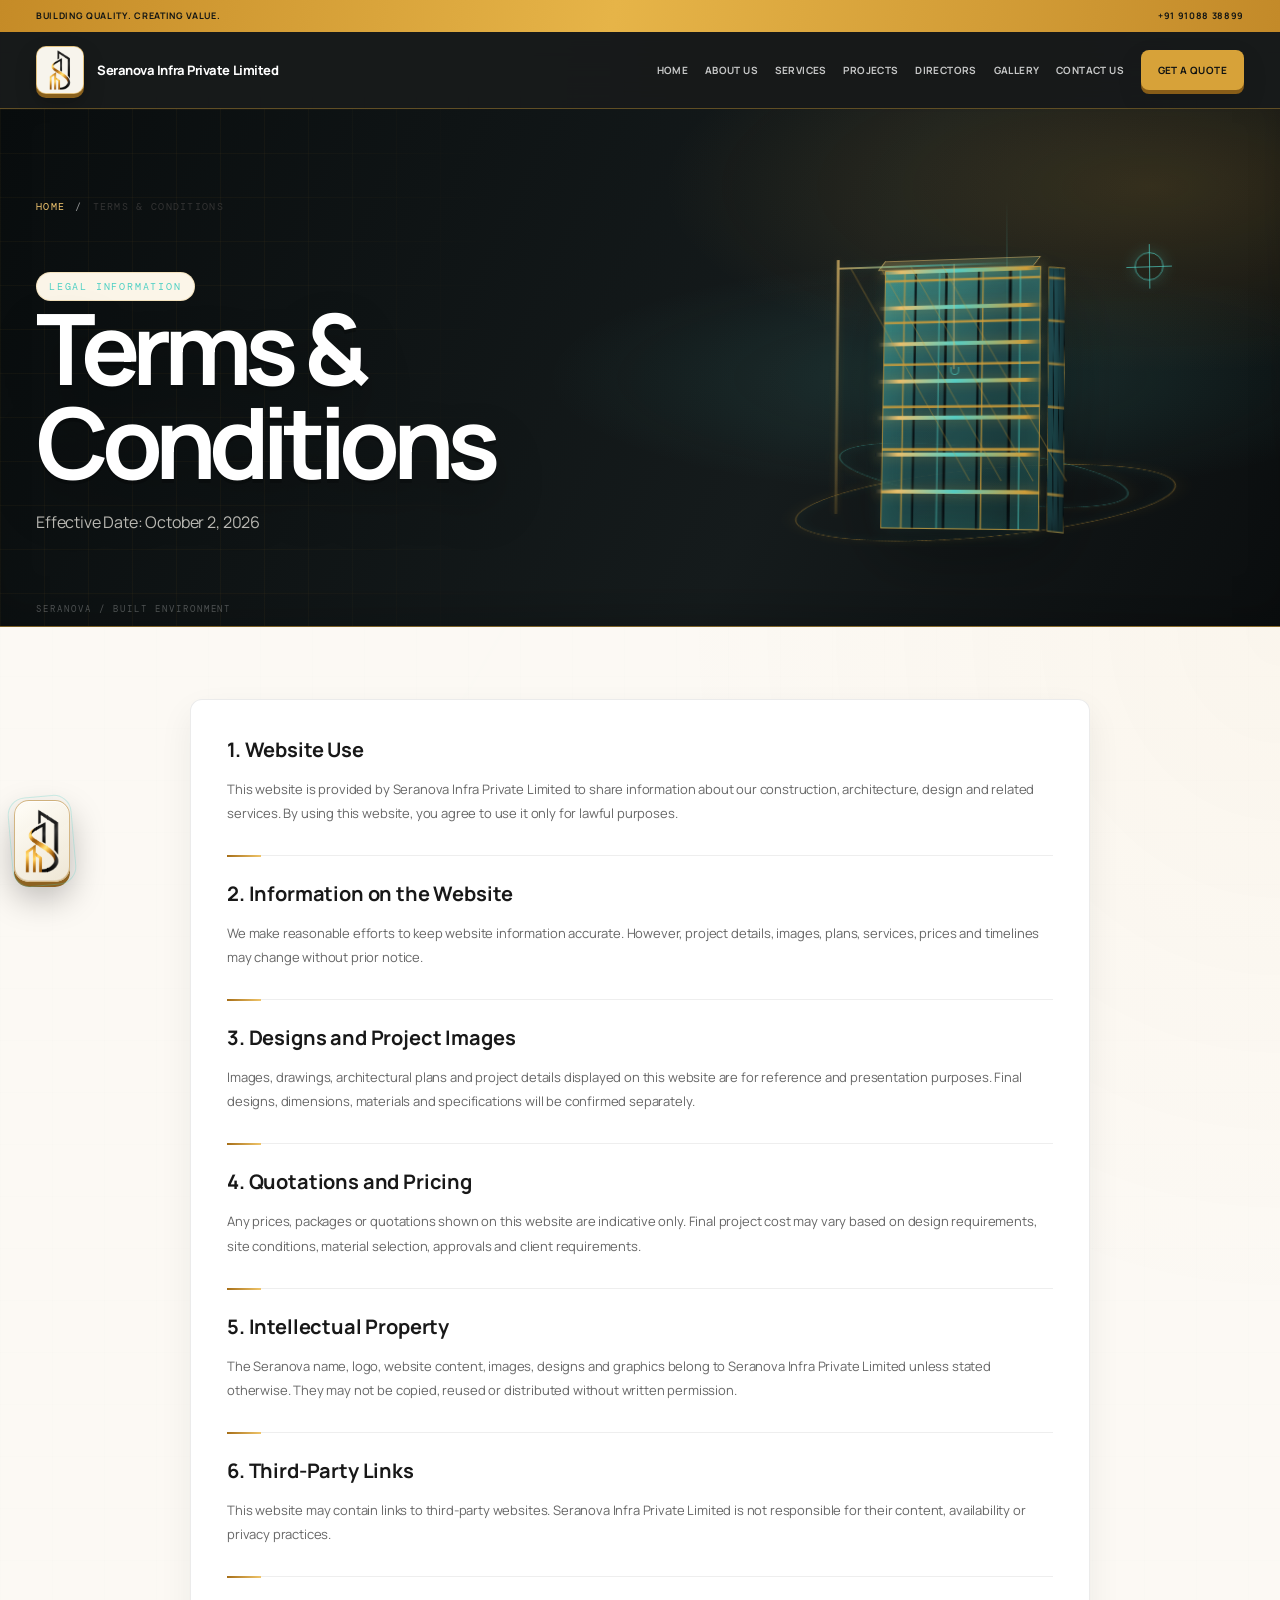
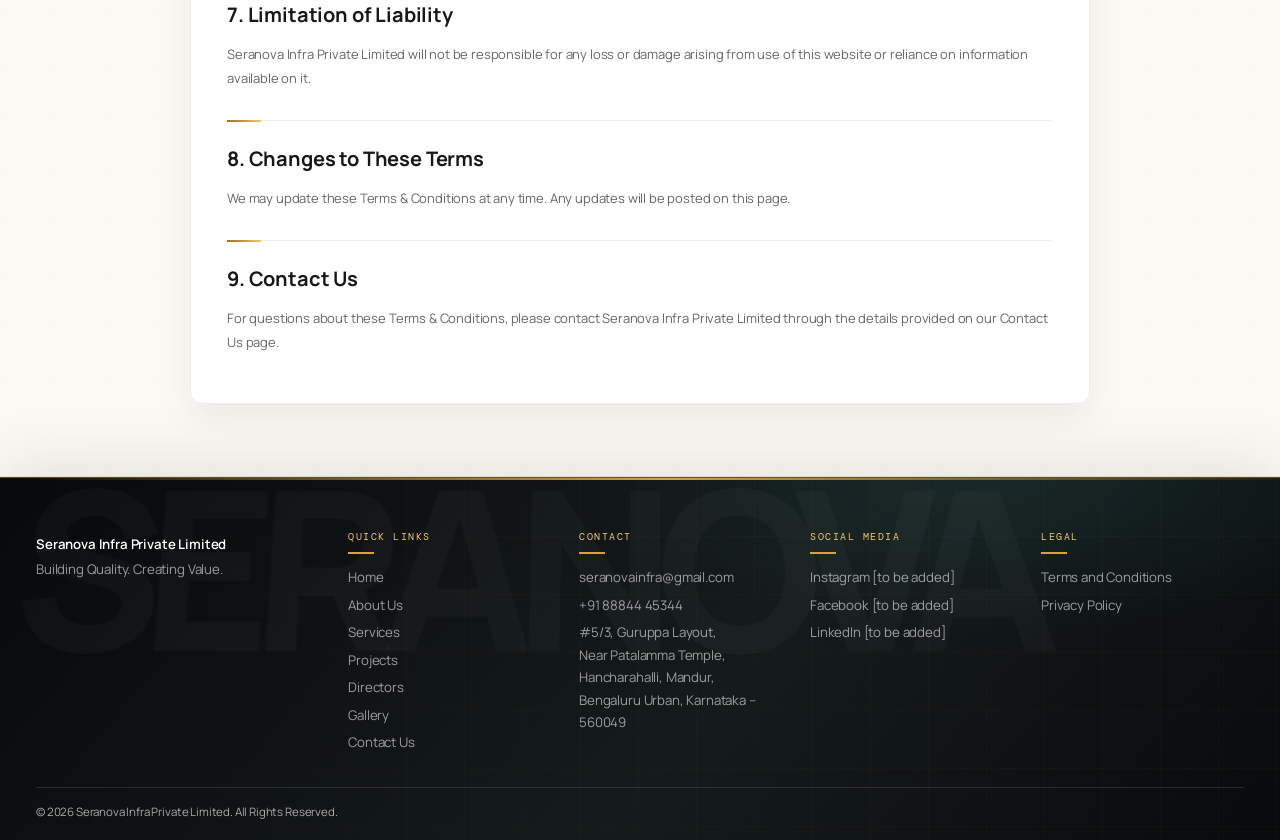
<file: termsandconditions.html>
<!doctype html>
<html lang="en">
  <head>
    <meta charset="utf-8" />
    <meta name="viewport" content="width=device-width, initial-scale=1" />

    <title>Terms & Conditions | Seranova Infra Private Limited</title>
    <link rel="icon" href="assets/brand/favicon-mark.ico?v=3" sizes="any" />
    <link rel="icon" type="image/png" sizes="32x32" href="assets/brand/favicon-mark-32.png?v=3" />
    <link rel="icon" type="image/png" sizes="48x48" href="assets/brand/favicon-mark-48.png?v=3" />
    <link rel="icon" type="image/png" sizes="192x192" href="assets/brand/favicon-mark-192.png?v=3" />
    <link rel="apple-touch-icon" sizes="180x180" href="assets/brand/apple-touch-icon.png?v=3" />
    <link rel="stylesheet" href="css/style.css" />
    <link rel="stylesheet" href="css/seranova-immersive.css" />
      <link rel="stylesheet" href="css/seranova-logo-assembly.css" />
</head>

  <body class="site-theme inner-page terms-and-conditions-page">
    <header class="header">
      <div class="home-topbar">
        <div class="wrap">
          <span>BUILDING QUALITY. CREATING VALUE.</span
          ><a href="tel:+919108838899">+91 91088 38899</a>
        </div>
      </div>
      <nav class="nav wrap" aria-label="Main navigation">
        <a class="brand" href="index.html">
          <img
            src="assets/brand/favicon-mark-512.png"
            alt="Seranova Infra emblem"
            class="brand-logo"
          />
          <span>Seranova Infra Private Limited</span>
        </a>
        <!-- Mobile Menu -->
        <button
          class="menu"
          aria-label="Toggle navigation"
          aria-expanded="false"
          type="button"
          aria-controls="main-navigation"
        >
          ☰
        </button>
        <!-- Navigation Links -->
        <div class="links" id="main-navigation">
          <a href="index.html">HOME</a>
          <a href="about.html">ABOUT US</a>
          <a href="services.html">SERVICES</a>
          <a href="projects.html">PROJECTS</a>
          <a href="directors.html">DIRECTORS</a>
          <a href="gallery.html">GALLERY</a>
          <a href="contact.html">CONTACT US</a>
          <a class="btn" href="contact.html#contact-form">GET A QUOTE</a>
        </div>
        <a class="btn" href="contact.html#contact-form">GET A QUOTE</a>
      </nav>
    </header>

    <main>
      <section class="page-hero">
        <div class="wrap">
          <nav class="page-breadcrumb" aria-label="Breadcrumb">
            <a href="index.html">Home</a><span aria-hidden="true">/</span
            ><span aria-current="page">Terms &amp; Conditions</span>
          </nav>
          <p class="eyebrow">Legal Information</p>
          <h1 class="title">Terms & Conditions</h1>
          <p>Effective Date: October 2, 2026</p>
        </div>
      </section>

      <section>
        <div class="wrap legal-content">
          <h2>1. Website Use</h2>
          <p>
            This website is provided by Seranova Infra Private Limited to share
            information about our construction, architecture, design and related
            services. By using this website, you agree to use it only for lawful
            purposes.
          </p>

          <h2>2. Information on the Website</h2>
          <p>
            We make reasonable efforts to keep website information accurate.
            However, project details, images, plans, services, prices and
            timelines may change without prior notice.
          </p>

          <h2>3. Designs and Project Images</h2>
          <p>
            Images, drawings, architectural plans and project details displayed
            on this website are for reference and presentation purposes. Final
            designs, dimensions, materials and specifications will be confirmed
            separately.
          </p>

          <h2>4. Quotations and Pricing</h2>
          <p>
            Any prices, packages or quotations shown on this website are
            indicative only. Final project cost may vary based on design
            requirements, site conditions, material selection, approvals and
            client requirements.
          </p>

          <h2>5. Intellectual Property</h2>
          <p>
            The Seranova name, logo, website content, images, designs and
            graphics belong to Seranova Infra Private Limited unless stated
            otherwise. They may not be copied, reused or distributed without
            written permission.
          </p>

          <h2>6. Third-Party Links</h2>
          <p>
            This website may contain links to third-party websites. Seranova
            Infra Private Limited is not responsible for their content,
            availability or privacy practices.
          </p>

          <h2>7. Limitation of Liability</h2>
          <p>
            Seranova Infra Private Limited will not be responsible for any loss
            or damage arising from use of this website or reliance on
            information available on it.
          </p>

          <h2>8. Changes to These Terms</h2>
          <p>
            We may update these Terms & Conditions at any time. Any updates will
            be posted on this page.
          </p>

          <h2>9. Contact Us</h2>
          <p>
            For questions about these Terms & Conditions, please contact
            Seranova Infra Private Limited through the details provided on our
            Contact Us page.
          </p>
        </div>
      </section>
    </main>

    <footer class="footer">
      <div class="wrap">
        <div class="foot-grid">
          <!-- Company -->
          <div>
            <a class="brand" href="index.html">
              <i class="mark"></i> Seranova Infra Private Limited</a
            >
            <p>Building Quality. Creating Value.</p>
          </div>
          <!-- Quick Links -->
          <div>
            <h4>QUICK LINKS</h4>
            <a href="index.html">Home</a>
            <a href="about.html">About Us</a>
            <a href="services.html">Services</a>
            <a href="projects.html">Projects</a>
            <a href="directors.html">Directors</a>
            <a href="gallery.html">Gallery</a>
            <a href="contact.html">Contact Us</a>
          </div>
          <!-- Contact -->
          <div>
            <h4>CONTACT</h4>
            <p>
              <a
                class="footer-email"
                href="https://mail.google.com/mail/?view=cm&amp;fs=1&amp;to=seranovainfra@gmail.com"
                target="_blank"
                rel="noopener noreferrer"
                >seranovainfra@gmail.com</a
              >
            </p>
            <p>
              <a class="footer-phone" href="tel:+918884445344"
                >+91 88844 45344</a
              >
            </p>
            <p>
              <a
                class="footer-address"
                href="https://www.google.com/maps/search/?api=1&amp;query=%235%2F3%2C+Guruppa+Layout%2C+Near+Patalamma+Temple%2C+Hancharahalli%2C+Mandur%2C+Bengaluru+Urban%2C+Karnataka+560049"
                target="_blank"
                rel="noopener noreferrer"
                >#5/3, Guruppa Layout,<br />Near Patalamma Temple,<br />Hancharahalli,
                Mandur,<br />Bengaluru Urban, Karnataka – 560049</a
              >
            </p>
          </div>
          <!-- Social Media -->
          <div>
            <h4>SOCIAL MEDIA</h4>
            <p>Instagram [to be added]</p>
            <p>Facebook [to be added]</p>
            <p>LinkedIn [to be added]</p>
          </div>
          <div>
            <h4>LEGAL</h4>
            <a href="/terms-and-conditions">Terms and Conditions</a>
            <a href="/privacy-policy">Privacy Policy</a>
          </div>
        </div>
        <!-- Copyright -->
        <div class="copyright">
          © 2026 Seranova Infra Private Limited. All Rights Reserved.
        </div>
      </div>
    </footer>

    <script src="js/main.js"></script>
      <script defer src="js/seranova-immersive.js"></script>
      <script defer src="js/seranova-logo-assembly.js"></script>
</body>
</html>
</file>
<file: css/style.css>
@import url("https://fonts.googleapis.com/css2?family=DM+Mono:wght@400;500&family=Manrope:wght@400;500;600;700&family=Playfair+Display:wght@500;600&display=swap");

/* =========================================================
   SERANOVA INFRA — SHARED STYLES
   Contents:
   1. PC / shared component layout and colours
   2. Tablet / mobile layout (media rules kept in cascade order)
   3. Font sizes and typography: PC, then tablet / mobile
   4. Animations and accessibility

   Keep these component rules for the other website pages too.
   Some responsive declarations preserve the original override order.
========================================================= */

/* =========================================================
   1. PC / SHARED COMPONENT LAYOUT AND COLOURS
========================================================= */

:root {
  --black: #101010;
  --black-soft: #191919;
  --charcoal: #232323;
  --gold: #d7a239;
  --gold-light: #f0c56a;
  --gold-dark: #a66e18;
  --white: #ffffff;
  --cream: #f7f5f0;
  --paper: #fffdf9;
  --text: #181818;
  --muted: #6b6b67;
  --line: rgba(17, 17, 17, 0.12);
  --gold-line: rgba(215, 162, 57, 0.3);
  --radius: 12px;
  --radius-small: 7px;
  --max: 1220px;
  --shadow: 0 15px 38px rgba(0, 0, 0, 0.07);
  --shadow-hover: 0 20px 45px rgba(0, 0, 0, 0.11);
  scroll-padding-top: 74px;
}

* {
  box-sizing: border-box;
}

html {
  scroll-behavior: smooth;
}

body {
  margin: 0;
  background: var(--cream);
  color: var(--text);
}

a {
  color: inherit;
  text-decoration: none;
}

img {
  display: block;
  max-width: 100%;
}

.wrap {
  width: min(var(--max), calc(100% - 64px));
  margin-inline: auto;
}

.eyebrow {
  margin: 0 0 10px;
  color: var(--gold-dark);
}

.title {
  margin: 0 0 14px;
  max-width: 900px;
  color: var(--black);
}

.lead {
  max-width: 700px;
  margin: 0;
  color: var(--muted);
}

.btn {
  display: inline-flex;
  align-items: center;
  justify-content: center;
  min-height: 44px;
  padding: 0.78rem 1.2rem;
  border: 1px solid transparent;
  border-radius: 6px;
  background: linear-gradient(135deg, #b7791d, #dba844, #f1c66c);
  color: #111111;
  cursor: pointer;
  transition:
    transform 0.25s ease,
    box-shadow 0.25s ease,
    filter 0.25s ease;
}

.btn:hover,
.btn:focus-visible {
  transform: translateY(-2px);
  filter: brightness(1.05);
  box-shadow: 0 10px 22px rgba(166, 110, 24, 0.24);
}

.btn.ghost {
  background: transparent;
  border-color: var(--gold);
  color: var(--gold-dark);
}

.btn.ghost:hover {
  background: var(--black);
  border-color: var(--black);
  color: var(--white);
}

.text-link {
  display: inline-flex;
  align-items: center;
  margin-top: auto;
  color: var(--gold-dark);
}

.text-link:hover {
  color: var(--black);
}

.header {
  position: sticky;
  top: 0;
  z-index: 100;
  background: rgba(17, 17, 17, 0.97);
  border-bottom: 1px solid rgba(215, 162, 57, 0.16);
  backdrop-filter: blur(16px);
  -webkit-backdrop-filter: blur(16px);
}

.nav {
  height: 70px;
  display: flex;
  align-items: center;
  gap: 22px;
}

.brand {
  display: flex;
  align-items: center;
  gap: 12px;
  margin-right: auto;
  color: #ffffff;
  white-space: nowrap;
}

.brand-logo {
  width: 42px;
  height: 42px;
  flex-shrink: 0;
  object-fit: contain;
  background: #ffffff;
  border-radius: 5px;
}

.mark {
  display: none;
}

.links {
  display: flex;
  align-items: center;
  gap: clamp(12px, 1.3vw, 22px);
}

.links a {
  position: relative;
  padding: 6px 0;
  color: rgba(255, 255, 255, 0.72);
  white-space: nowrap;
  transition: color 0.2s ease;
}

.links a:not(.btn)::after {
  content: "";
  position: absolute;
  left: 0;
  right: 100%;
  bottom: 0;
  height: 1px;
  background: var(--gold);
  transition: right 0.25s ease;
}

.links a:not(.btn):hover::after,
.links a[aria-current="page"]::after {
  right: 0;
}

.links a:hover,
.links a[aria-current="page"] {
  color: var(--gold-light);
}

.header .btn {
  min-height: 40px;
  padding: 0.65rem 0.95rem;
  color: #111111;
}

.nav > .btn {
  display: none;
}

.menu {
  display: none;
  padding: 7px;
  background: none;
  border: 0;
  color: var(--gold-light);
  cursor: pointer;
}

section {
  padding: 64px 0;
}

.section-head {
  max-width: 760px;
  margin-bottom: 28px;
}

.split {
  display: grid;
  grid-template-columns: 1fr 1fr;
  gap: 45px;
}

.grid2 {
  display: grid;
  grid-template-columns: repeat(2, 1fr);
  gap: 22px;
}

.hero {
  position: relative;
  overflow: hidden;
  color: var(--white);
}

.hero::after {
  content: "";
  position: absolute;
  left: 0;
  bottom: 0;
  width: 100%;
  height: 3px;
  background: linear-gradient(90deg, transparent, var(--gold), transparent);
}

.hero .wrap {
  position: relative;
  z-index: 2;
  padding: 55px 0 65px;
}

.hero .eyebrow {
  color: var(--gold-light);
}

.hero h1 {
  max-width: 980px;
  margin: 10px 0 18px;
  color: var(--white);
}

.hero p {
  max-width: 630px;
  margin: 8px 0;
  color: rgba(255, 255, 255, 0.78);
}

.hero p:first-of-type {
  color: #ffffff;
}

.hero .ghost {
  border-color: rgba(255, 255, 255, 0.45);
  color: #ffffff;
}

.hero .ghost:hover {
  background: #ffffff;
  border-color: #ffffff;
  color: #111111;
}

.actions {
  display: flex;
  align-items: center;
  gap: 12px;
  flex-wrap: wrap;
  margin-top: 24px;
}

.intro-panel {
  position: relative;
  z-index: 5;
  margin-top: -30px;
  padding-top: 0;
  padding-bottom: 48px;
}

.intro-shell {
  display: grid;
  grid-template-columns: 1.1fr 0.9fr;
  overflow: hidden;
  background: var(--white);
  border: 1px solid rgba(215, 162, 57, 0.18);
  border-radius: var(--radius);
  box-shadow: var(--shadow);
}

.intro-copy {
  padding: 42px;
}

.intro-copy .title {
  max-width: 560px;
}

.intro-copy .lead {
  max-width: 590px;
}

.intro-copy .text-link {
  margin-top: 16px;
}

.intro-visual.brand-showcase {
  position: relative;
  min-width: 0;
  min-height: 290px;
  display: flex;
  flex-direction: column;
  justify-content: center;
  padding: 30px 0;
  overflow: hidden;
  background:
    radial-gradient(
      circle at 100% 0%,
      rgba(215, 162, 57, 0.14),
      transparent 35%
    ),
    linear-gradient(145deg, #111111, #1c1c1c);
}

.showcase-heading {
  display: flex;
  align-items: center;
  justify-content: center;
  gap: 12px;
  padding: 0 25px;
  margin-bottom: 22px;
}

.showcase-heading p {
  margin: 0;
  flex-shrink: 0;
  color: rgba(255, 255, 255, 0.72);
}

.showcase-line {
  height: 1px;
  width: 55px;
  background: linear-gradient(90deg, transparent, var(--gold));
}

.showcase-line:last-child {
  background: linear-gradient(90deg, var(--gold), transparent);
}

.brand-marquee {
  position: relative;
  margin: 6px 0;
  -webkit-mask-image: linear-gradient(
    90deg,
    transparent 0%,
    #000 12%,
    #000 88%,
    transparent 100%
  );
  mask-image: linear-gradient(
    90deg,
    transparent 0%,
    #000 12%,
    #000 88%,
    transparent 100%
  );
}

.brand-track {
  align-items: center;
}

.brand-marquee.reverse .brand-track {
  animation: seranovaMarqueeReverse 27s linear infinite;
}

.material-card {
  width: 112px;
  height: 64px;
  flex-shrink: 0;
  display: flex;
  flex-direction: column;
  align-items: center;
  justify-content: center;
  gap: 5px;
  border: 1px solid rgba(255, 255, 255, 0.12);
  border-radius: 6px;
  background: rgba(255, 255, 255, 0.045);
  color: rgba(255, 255, 255, 0.72);
  transition:
    transform 0.3s ease,
    border-color 0.3s ease,
    background 0.3s ease,
    color 0.3s ease;
}

.material-icon {
  color: var(--gold-light);
}

.material-card.gold-card {
  background: linear-gradient(135deg, #a86c17, #d7a239, #f1c66d);
  border-color: rgba(255, 255, 255, 0.14);
  color: #111111;
  box-shadow: 0 8px 24px rgba(190, 132, 30, 0.22);
}

.material-card.gold-card .material-icon {
  color: #111111;
}

.material-card:hover {
  transform: translateY(-3px);
  border-color: rgba(215, 162, 57, 0.6);
  background: rgba(215, 162, 57, 0.1);
  color: #ffffff;
}

.material-card.gold-card:hover {
  background: linear-gradient(135deg, #b8791c, #e0ab45, #f5cf7b);
  color: #111111;
}

.showcase-footer {
  display: flex;
  align-items: center;
  justify-content: center;
  gap: 12px;
  margin-top: 22px;
  color: rgba(255, 255, 255, 0.56);
}

.showcase-footer i {
  width: 3px;
  height: 3px;
  background: var(--gold);
  border-radius: 50%;
}

.what {
  padding: 50px 0 60px;
}

.what-grid {
  display: grid;
  grid-template-columns: repeat(3, 1fr);
  gap: 14px;
}

.what-card {
  position: relative;
  min-height: 205px;
  padding: 26px;
  background: var(--white);
  border: 1px solid rgba(17, 17, 17, 0.09);
  border-radius: var(--radius-small);
  transition:
    transform 0.25s ease,
    box-shadow 0.25s ease;
}

.what-card::before {
  content: "";
  position: absolute;
  top: 0;
  left: 0;
  right: 0;
  height: 3px;
  background: linear-gradient(
    90deg,
    var(--gold-dark),
    var(--gold-light),
    transparent
  );
}

.what-card:hover {
  transform: translateY(-4px);
  box-shadow: var(--shadow);
}

.what-number {
  color: var(--gold-dark);
}

.what-card h3 {
  margin: 24px 0 9px;
}

.what-card p {
  margin: 0;
  color: var(--muted);
}

.packages {
  display: grid;
  grid-template-columns: repeat(4, 1fr);
  gap: 14px;
}

.package {
  min-height: 265px;
  display: flex;
  flex-direction: column;
  padding: 25px 22px;
  background: var(--white);
  border: 1px solid rgba(17, 17, 17, 0.1);
  border-radius: var(--radius-small);
  transition:
    transform 0.25s ease,
    box-shadow 0.25s ease;
}

.package:hover {
  transform: translateY(-4px);
  box-shadow: var(--shadow);
}

.package h3 {
  margin: 4px 0;
}

.package p {
  margin: 8px 0;
  color: var(--muted);
}

.price {
  margin: 6px 0 12px;
  color: var(--gold-dark);
}

.note {
  max-width: 790px;
  margin: 16px 0 0;
  color: var(--muted);
}

.dark {
  background:
    radial-gradient(
      circle at 100% 0%,
      rgba(215, 162, 57, 0.09),
      transparent 28%
    ),
    linear-gradient(135deg, #0d0d0d, #191919);
  color: #ffffff;
}

.dark .title {
  color: #ffffff;
}

.dark .eyebrow {
  color: var(--gold-light);
}

.dark .lead {
  color: rgba(255, 255, 255, 0.68);
}

.principles {
  display: grid;
  grid-template-columns: repeat(3, 1fr);
  overflow: hidden;
  border: 1px solid rgba(215, 162, 57, 0.2);
  border-radius: var(--radius-small);
}

.principle {
  min-height: 125px;
  padding: 22px;
  border-right: 1px solid rgba(255, 255, 255, 0.1);
  border-bottom: 1px solid rgba(255, 255, 255, 0.1);
}

.principle p {
  margin: 6px 0 0;
  color: rgba(255, 255, 255, 0.62);
}

.cta {
  padding: 52px 0;
  background: linear-gradient(135deg, #f3efe6, #e8ddc7);
}

.cta-row {
  display: flex;
  align-items: center;
  justify-content: space-between;
  gap: 30px;
}

.cta .title {
  max-width: 720px;
}

.page-hero {
  position: relative;
  overflow: hidden;
  padding: 70px 0 58px;
  background:
    radial-gradient(
      circle at 85% 20%,
      rgba(215, 162, 57, 0.11),
      transparent 30%
    ),
    linear-gradient(125deg, #0b0b0b, #1b1b1b);
  color: #ffffff;
}

.page-hero .title {
  color: #ffffff;
}

.page-hero .eyebrow {
  color: var(--gold-light);
}

.page-hero p {
  max-width: 620px;
  margin: 0;
  color: rgba(255, 255, 255, 0.68);
}

.value {
  padding: 18px 0;
  border-top: 1px solid var(--line);
}

.value h3 {
  margin: 0 0 5px;
}

.value p {
  margin: 0;
  color: var(--muted);
}

.service-grid {
  display: grid;
  grid-template-columns: repeat(3, 1fr);
  gap: 14px;
}

.service {
  min-height: 200px;
  padding: 26px;
  background: #ffffff;
  border: 1px solid rgba(17, 17, 17, 0.1);
  border-radius: var(--radius-small);
  transition:
    transform 0.25s ease,
    box-shadow 0.25s ease;
}

.service:hover {
  transform: translateY(-3px);
  box-shadow: var(--shadow);
}

.service h3 {
  margin: 8px 0;
}

.service p {
  color: var(--muted);
}

.detail {
  margin-top: 16px;
  padding: 30px;
  background: #ffffff;
  border: 1px solid var(--line);
  border-radius: var(--radius-small);
}

.detail-top {
  display: flex;
  justify-content: space-between;
  align-items: baseline;
  gap: 20px;
  padding-bottom: 15px;
  border-bottom: 1px solid var(--gold-line);
}

.detail h3 {
  margin: 0;
}

.specs {
  display: grid;
  grid-template-columns: repeat(3, 1fr);
  margin: 20px 0;
}

.spec {
  display: flex;
  justify-content: space-between;
  gap: 10px;
  padding: 10px;
  border-bottom: 1px solid var(--line);
}

.spec span {
  color: var(--muted);
  text-align: right;
}

.project-grid {
  display: grid;
  grid-template-columns: repeat(3, 1fr);
  gap: 16px;
}

.placeholder-card {
  overflow: hidden;
  background: #ffffff;
  border: 1px solid var(--line);
  border-radius: var(--radius-small);
  transition:
    transform 0.25s ease,
    box-shadow 0.25s ease;
}

.placeholder-card:hover {
  transform: translateY(-4px);
  box-shadow: var(--shadow);
}

.ph-img {
  height: 190px;
  display: grid;
  place-items: center;
  background: linear-gradient(135deg, #111111, #4b3b1f);
  color: var(--gold-light);
}

.card-copy {
  padding: 20px;
}

.card-copy h3 {
  margin: 0 0 10px;
}

.card-copy p {
  margin: 4px 0;
  color: var(--muted);
}

.empty {
  padding: 28px;
  background: #ffffff;
  border: 1px solid var(--line);
  border-left: 3px solid var(--gold);
  border-radius: var(--radius-small);
  color: var(--muted);
}

.leadership {
  display: grid;
  grid-template-columns: repeat(5, 1fr);
  gap: 14px;
}

.director {
  overflow: hidden;
  background: #ffffff;
  border: 1px solid var(--line);
  border-radius: var(--radius-small);
}

.portrait {
  aspect-ratio: 1;
  display: grid;
  place-items: center;
  background: linear-gradient(140deg, #eeeae3, #d9d2c5);
  color: #676159;
  text-align: center;
}

.director .card-copy {
  padding: 17px;
}

.director h3 {
  margin: 0;
}

.role {
  margin: 4px 0 9px;
  color: var(--gold-dark);
}

.gallery-tabs {
  display: flex;
  gap: 8px;
  flex-wrap: wrap;
  margin-bottom: 20px;
}

.filter {
  padding: 0.6rem 0.85rem;
  background: transparent;
  border: 1px solid var(--line);
  border-radius: 4px;
  cursor: pointer;
}

.filter.active,
.filter:hover {
  background: var(--black);
  border-color: var(--black);
  color: var(--gold-light);
}

.gallery {
  columns: 3;
  column-gap: 14px;
}

.gallery-item {
  display: block;
  width: 100%;
  margin: 0 0 14px;
  padding: 0;
  overflow: hidden;
  break-inside: avoid;
  border: 0;
  border-radius: var(--radius-small);
  background: none;
  cursor: pointer;
}

.gallery-item div {
  min-height: 180px;
  display: grid;
  place-items: center;
  background: linear-gradient(135deg, #111111, #41341f);
  color: var(--gold-light);
}

.gallery-item:nth-child(2n) div {
  min-height: 240px;
}

.gallery-item:nth-child(3n) div {
  min-height: 205px;
}

.lightbox {
  position: fixed;
  inset: 0;
  z-index: 200;
  display: none;
  place-items: center;
  padding: 30px;
  background: rgba(5, 5, 5, 0.96);
  color: #ffffff;
}

.lightbox.open {
  display: grid;
}

.lightbox figure {
  margin: 0;
  text-align: center;
}

.lightbox .visual {
  width: min(80vw, 700px);
  height: min(60vh, 500px);
  display: grid;
  place-items: center;
  background: linear-gradient(145deg, #111111, #6f5220);
  border-radius: var(--radius-small);
}

.lightbox nav {
  display: flex;
  justify-content: center;
  gap: 8px;
  margin-top: 14px;
}

.lightbox button {
  padding: 0.55rem 0.8rem;
  background: none;
  border: 1px solid rgba(255, 255, 255, 0.3);
  color: #ffffff;
  cursor: pointer;
}

.contact-layout {
  display: grid;
  grid-template-columns: 1.25fr 0.75fr;
  gap: 45px;
}

.form {
  padding: 30px;
  background: #ffffff;
  border: 1px solid var(--line);
  border-radius: var(--radius-small);
}

.field {
  display: grid;
  gap: 6px;
  margin-bottom: 16px;
}

.field input,
.field textarea {
  width: 100%;
  padding: 12px 13px;
  background: #ffffff;
  border: 1px solid var(--line);
  border-radius: 4px;
}

.field input:focus,
.field textarea:focus {
  outline: none;
  border-color: var(--gold);
  box-shadow: 0 0 0 3px rgba(215, 162, 57, 0.15);
}

.field textarea {
  min-height: 120px;
  resize: vertical;
}

.form-status {
  color: var(--muted);
}

.contact-list {
  border-top: 1px solid var(--line);
}

.contact-list div {
  padding: 14px 0;
  border-bottom: 1px solid var(--line);
}

.contact-list b {
  display: block;
  margin-bottom: 3px;
  color: var(--gold-dark);
}

.map {
  min-height: 240px;
  margin-top: 35px;
  display: grid;
  place-items: center;
  text-align: center;
  background: linear-gradient(135deg, #ebe7df, #d9d3c8);
  border: 1px solid var(--gold-line);
  border-radius: var(--radius-small);
}

.footer {
  padding: 48px 0 18px;
  background: linear-gradient(135deg, #080808, #151515);
  border-top: 1px solid rgba(215, 162, 57, 0.25);
  color: rgba(255, 255, 255, 0.64);
}

.foot-grid {
  display: grid;
  grid-template-columns: 1.4fr 1fr 1fr 1fr 1fr;
  gap: 28px;
  align-items: start;
}

.footer h4 {
  margin: 0 0 12px;
  color: var(--gold-light);
}

.footer p,
.footer a {
  display: block;
  margin: 5px 0;
  color: rgba(255, 255, 255, 0.58);
}

.footer a:hover {
  color: var(--gold-light);
}

.footer .brand-logo {
  width: 42px;
  height: 42px;
}

.copyright {
  margin-top: 28px;
  padding-top: 14px;
  border-top: 1px solid rgba(255, 255, 255, 0.1);
  color: rgba(255, 255, 255, 0.4);
}

.reveal {
  animation: rise 0.55s ease both;
}

:focus-visible {
  outline: 2px solid var(--gold-light);
  outline-offset: 3px;
}

.hero {
  min-height: 610px;
  display: flex;
  align-items: center;
  background:
    linear-gradient(
      90deg,
      rgba(5, 5, 5, 0.94) 0%,
      rgba(5, 5, 5, 0.72) 48%,
      rgba(5, 5, 5, 0.35) 100%
    ),
    url("https://images.unsplash.com/photo-1503387762-592deb58ef4e?auto=format&fit=crop&w=2200&q=90")
      center / cover no-repeat;
}

.hero-grid {
  width: 100%;
  display: grid;
  grid-template-columns: minmax(0, 1.45fr) minmax(340px, 0.65fr);
  align-items: center;
  gap: 55px;
  padding: 55px 0;
}

.hero-content {
  max-width: 900px;
}

.hero-content .eyebrow {
  margin-bottom: 16px;
  color: var(--gold-light);
}

.hero-content h1 {
  max-width: 850px;
  margin: 0 0 20px;
  color: #ffffff;
}

.hero-tagline {
  margin: 0 0 10px;
  color: #ffffff;
}

.hero-description {
  max-width: 650px;
  margin: 0;
  color: rgba(255, 255, 255, 0.72);
}

.hero-quote-card {
  width: 100%;
  padding: 30px;
  background: linear-gradient(
    145deg,
    rgba(41, 39, 35, 0.94),
    rgba(24, 24, 22, 0.96)
  );
  border: 1px solid rgba(240, 197, 106, 0.35);
  border-radius: 18px;
  box-shadow: 0 24px 60px rgba(0, 0, 0, 0.35);
  backdrop-filter: blur(18px);
  -webkit-backdrop-filter: blur(18px);
}

.quote-eyebrow {
  margin: 0 0 8px;
  color: var(--gold-light);
}

.hero-quote-card h2 {
  margin: 0 0 8px;
  color: #ffffff;
}

.quote-intro {
  margin: 0 0 23px;
  color: rgba(255, 255, 255, 0.68);
}

.hero-quote-form {
  display: grid;
  gap: 17px;
}

.quote-row {
  display: grid;
  grid-template-columns: repeat(2, 1fr);
  gap: 12px;
}

.quote-field {
  display: grid;
  gap: 7px;
}

.quote-field label {
  color: rgba(255, 255, 255, 0.78);
}

.quote-field input,
.quote-field select {
  width: 100%;
  height: 48px;
  padding: 0 14px;
  border: 1px solid rgba(255, 255, 255, 0.12);
  border-radius: 7px;
  background: rgba(255, 255, 255, 0.95);
  color: #191919;
  outline: none;
}

.quote-field input:focus,
.quote-field select:focus {
  border-color: var(--gold);
  box-shadow: 0 0 0 3px rgba(215, 162, 57, 0.16);
}

.quote-submit {
  width: 100%;
  min-height: 50px;
  border: 0;
  border-radius: 7px;
  background: linear-gradient(135deg, #b8791c, #dda842, #f1c66c);
  color: #111111;
  cursor: pointer;
  transition:
    transform 0.25s ease,
    box-shadow 0.25s ease;
}

.quote-submit:hover {
  transform: translateY(-2px);
  box-shadow: 0 10px 25px rgba(215, 162, 57, 0.25);
}

.quote-notes {
  display: flex;
  flex-direction: column;
  gap: 5px;
  margin-top: 18px;
  color: rgba(255, 255, 255, 0.55);
}

.quote-notes span::before {
  content: "✓";
  margin-right: 7px;
  color: var(--gold-light);
}

.hero-content {
  padding-left: 35px;
}

.hero-quote-card {
  transform: translate(-28px, 25px);
}

.gallery-item img {
  display: block;
  width: 100%;
  height: 240px;
  object-fit: cover;
  object-position: center;
  transition: transform 0.35s ease;
}

.gallery-item:hover img {
  transform: scale(1.05);
}

.brand-section {
  padding: 90px 0;
  overflow: hidden;
  background: #f7f7f7;
}

.brand-section .section-head {
  margin-bottom: 45px;
}

.brand-marquee {
  width: 100%;
  overflow: hidden;
  margin-bottom: 24px;
}

.brand-track {
  display: flex;
  width: max-content;
  gap: 24px;
  padding: 5px 0;
  animation: brandScroll 24s linear infinite;
}

.brand-marquee-reverse .brand-track {
  animation-direction: reverse;
}

.brand-marquee:hover .brand-track {
  animation-play-state: paused;
}

.brand-card {
  width: 210px;
  height: 105px;
  flex-shrink: 0;
  display: flex;
  align-items: center;
  justify-content: center;
  padding: 20px;
  background: #ffffff;
  border: 1px solid rgba(200, 157, 62, 0.28);
  border-radius: 14px;
  box-shadow: 0 8px 24px rgba(0, 0, 0, 0.07);
  transition:
    transform 0.3s ease,
    border-color 0.3s ease,
    box-shadow 0.3s ease;
}

.brand-card:hover {
  transform: translateY(-5px);
  border-color: #c89d3e;
  box-shadow: 0 14px 30px rgba(0, 0, 0, 0.12);
}

.brand-card img {
  display: block;
  width: 100%;
  height: 60px;
  object-fit: contain;
}

.intro-panel > .wrap > .intro-shell {
  display: grid;
  grid-template-columns: minmax(0, 1.15fr) minmax(0, 0.85fr);
  align-items: stretch;
  height: auto;
  min-height: 0;
}

.intro-panel .intro-shell .intro-copy {
  min-width: 0;
  padding: 28px;
}

.intro-panel .intro-copy .title {
  max-width: 100%;
  margin: 12px 0 16px;
}

.intro-panel .intro-copy .lead {
  max-width: 100%;
  margin: 0;
}

.intro-panel .intro-copy .text-link {
  display: inline-block;
  margin-top: 18px;
}

.intro-panel .intro-shell .intro-visual.brand-showcase {
  min-width: 0;
  height: auto;
  gap: 0;
  justify-content: center;
  overflow: hidden;
}

.intro-panel .brand-showcase .showcase-heading {
  padding: 0 16px;
  gap: 10px;
}

.intro-panel .brand-showcase .showcase-heading p {
  flex-shrink: 1;
  text-align: center;
}

.intro-panel .brand-showcase .brand-marquee {
  width: 100%;
  overflow: hidden;
}

.intro-panel .brand-showcase .material-card.brand-card {
  box-sizing: border-box;
  min-width: 0;
  min-height: 0;
  display: flex;
  align-items: center;
  justify-content: center;
  border-radius: 6px;
  background: #fff;
}

.intro-panel .brand-showcase .material-card.brand-card img {
  display: block;
  object-position: center;
}

.intro-panel .brand-showcase .material-card.brand-card {
  flex: 0 0 124px;
  width: 124px;
  height: 72px;
  padding: 6px;
}

.intro-panel .brand-showcase .material-card.brand-card img {
  width: 100%;
  height: 100%;
  max-width: 100%;
  max-height: 100%;
  object-fit: contain;
}

.intro-panel .brand-showcase .brand-marquee {
  padding: 0;
  margin: 6px 0;
  mask-image: none;
  -webkit-mask-image: none;
}

.intro-panel .brand-showcase .brand-group {
  gap: 10px;
  padding-right: 10px;
}

.intro-panel .intro-shell .intro-visual.brand-showcase {
  min-height: 0;
  padding: 20px 0;
}

.intro-panel .brand-showcase .showcase-heading {
  margin-bottom: 12px;
}

.intro-panel .brand-showcase .showcase-footer {
  margin-top: 12px;
}

.form-status {
  width: 100%;
  margin: 12px 0 0;
  padding: 11px 14px;
  border: 1px solid transparent;
  border-radius: 6px;
  text-align: center;
}

.form-status:empty {
  display: none;
}

.form-status.success {
  color: #bff1ce;
  background: rgba(40, 167, 89, 0.14);
  border-color: rgba(101, 201, 135, 0.35);
}

.form-status.error {
  color: #ffc1c1;
  background: rgba(220, 53, 69, 0.14);
  border-color: rgba(255, 119, 119, 0.35);
}

.email-enquiry-form .quote-submit:disabled,
.email-enquiry-form button[type="submit"]:disabled {
  cursor: wait;
  opacity: 0.65;
}

.intro-panel .intro-shell {
  height: auto;
  min-height: 0;
}

.intro-panel .intro-copy {
  padding: 30px;
}

.intro-panel .intro-visual.brand-showcase {
  height: auto;
  min-height: 240px;
  padding: 24px 0;
  gap: 0;
}

.brand-showcase .showcase-heading {
  margin-bottom: 16px;
}

.brand-showcase .showcase-footer {
  margin-top: 16px;
}

.brand-showcase .brand-marquee {
  margin: 5px 0;
}

.brand-showcase .material-card.brand-card {
  box-sizing: border-box;
  width: 96px;
  min-width: 0;
  height: 54px;
  min-height: 0;
  flex: 0 0 96px;
  background: #ffffff;
  padding: 8px;
  color: #111111;
}

.brand-showcase .material-card.brand-card img {
  display: block;
  width: 66px;
  max-width: 100%;
  height: 30px;
  object-fit: contain;
}

.brand-showcase .material-card.brand-card:hover {
  background: #ffffff;
  color: #111111;
}

.brand-showcase .brand-track {
  gap: 0;
}

.brand-showcase .brand-group {
  display: flex;
  align-items: center;
  flex-shrink: 0;
  gap: 12px;
  padding-right: 12px;
}

.brand-showcase .showcase-heading p {
  flex-shrink: 1;
  text-align: center;
}

.seranova-gallery-tabs {
  display: flex;
  flex-wrap: wrap;
  gap: 10px;
  margin-bottom: 28px;
}

.seranova-gallery-filter {
  padding: 10px 15px;
  border: 1px solid var(--line);
  border-radius: 4px;
  background: #fff;
  color: var(--black);
  cursor: pointer;
}

.seranova-gallery-filter:hover,
.seranova-gallery-filter.active {
  background: var(--black);
  border-color: var(--black);
  color: var(--gold-light);
}

.seranova-gallery-grid {
  display: grid;
  grid-template-columns: repeat(3, 1fr);
  gap: 16px;
}

.seranova-gallery-card {
  padding: 0;
  overflow: hidden;
  border: 0;
  border-radius: 8px;
  background: #111;
  cursor: pointer;
}

.seranova-gallery-card img {
  display: block;
  width: 100%;
  height: 250px;
  object-fit: cover;
  object-position: center;
  transition: transform 0.35s ease;
}

.seranova-gallery-card:hover img {
  transform: scale(1.06);
}

.seranova-lightbox {
  position: fixed;
  inset: 0;
  z-index: 500;
  display: none;
  place-items: center;
  padding: 24px;
  background: rgba(0, 0, 0, 0.94);
}

.seranova-lightbox.open {
  display: grid;
}

.seranova-lightbox figure {
  width: min(900px, 95vw);
  margin: 0;
  text-align: center;
}

.seranova-lightbox img {
  display: block;
  width: 100%;
  max-height: 75vh;
  object-fit: contain;
  border-radius: 8px;
}

.seranova-lightbox figcaption {
  margin: 12px 0;
  color: #fff;
}

.seranova-lightbox-actions {
  display: flex;
  justify-content: center;
  gap: 10px;
}

.seranova-lightbox-actions button {
  padding: 10px 14px;
  border: 1px solid rgba(255, 255, 255, 0.45);
  background: transparent;
  color: #fff;
  cursor: pointer;
}

/* Contact-form feedback on the light form background. */
#contact-form .form-status.success {
  color: #176236;
}

#contact-form .form-status.error {
  color: #9b2020;
}

/* Keep long contact details within narrow footer columns. */
.footer-email,
.footer-address {
  overflow-wrap: anywhere;
}

/* =========================================================
   CONTACT PAGE — INTERACTIVE GOOGLE MAP
========================================================= */

.map.contact-map {
  width: 100%;
  max-width: 960px;
  margin-inline: auto;
  display: block;
  min-height: 0;
  overflow: hidden;
  background: #eef0f2;
  border: 1px solid var(--line);
  border-radius: 12px;
  box-shadow: var(--shadow);
}

.contact-map-frame {
  display: block;
  width: 100%;
  height: 380px;
  border: 0;
}

.contact-map-actions {
  width: 100%;
  max-width: 960px;
  margin-inline: auto;
  display: flex;
  align-items: center;
  justify-content: space-between;
  gap: 20px;
  margin-top: 18px;
}

.contact-map-actions p {
  min-width: 0;
  overflow-wrap: anywhere;
  max-width: 760px;
  margin: 0;
  color: var(--muted);
}

.contact-map-actions .btn {
  flex-shrink: 0;
}

/* =========================================================
   2. TABLET / MOBILE LAYOUT
========================================================= */

@media (max-width: 650px) {
  .intro-visual.brand-showcase {
    min-height: 250px;
    padding: 25px 0;
  }

  .material-card {
    width: 95px;
    height: 58px;
  }

  .showcase-heading {
    margin-bottom: 16px;
  }

  .showcase-footer {
    margin-top: 17px;
  }
}

@media (max-width: 1000px) {
  .wrap {
    width: min(var(--max), calc(100% - 44px));
  }

  .packages {
    grid-template-columns: repeat(2, 1fr);
  }

  .leadership {
    grid-template-columns: repeat(3, 1fr);
  }
}

@media (max-width: 900px) {
  .nav {
    height: 66px;
  }

  .brand-logo {
    width: 38px;
    height: 38px;
  }

  .menu {
    display: block;
  }

  .links {
    position: absolute;
    top: 66px;
    left: 0;
    right: 0;
    display: none;
    flex-direction: column;
    align-items: stretch;
    gap: 0;
    padding: 16px 22px 20px;
    background: rgba(12, 12, 12, 0.99);
  }

  .links.open {
    display: flex;
  }

  .links a:not(.btn) {
    padding: 12px 2px;
    border-bottom: 1px solid rgba(255, 255, 255, 0.08);
  }

  .links a:not(.btn)::after {
    display: none;
  }

  .links .btn {
    display: flex;
    margin-top: 14px;
  }

  .hero .wrap {
    padding: 50px 0;
  }

  .intro-shell {
    grid-template-columns: 1fr;
  }

  .intro-visual {
    min-height: 220px;
  }

  .what-grid {
    grid-template-columns: repeat(2, 1fr);
  }

  .split,
  .contact-layout {
    grid-template-columns: 1fr;
  }

  .service-grid,
  .project-grid {
    grid-template-columns: repeat(2, 1fr);
  }
}

@media (max-width: 650px) {
  .wrap {
    width: calc(100% - 30px);
  }

  section {
    padding: 48px 0;
  }

  .brand {
    gap: 8px;
  }

  .brand-logo {
    width: 36px;
    height: 36px;
  }

  .hero {
    min-height: 520px;
  }

  .hero .wrap {
    padding: 42px 0;
  }

  .intro-panel {
    margin-top: -20px;
    padding-bottom: 35px;
  }

  .intro-copy {
    padding: 26px;
  }

  .intro-visual {
    min-height: 190px;
  }

  .what {
    padding: 38px 0 48px;
  }

  .what-grid,
  .packages,
  .service-grid,
  .project-grid,
  .grid2 {
    grid-template-columns: 1fr;
  }

  .principles {
    grid-template-columns: 1fr;
  }

  .principle {
    min-height: auto;
    border-right: 0;
  }

  .cta {
    padding: 42px 0;
  }

  .cta-row {
    flex-direction: column;
    align-items: flex-start;
    gap: 18px;
  }

  .page-hero {
    padding: 52px 0 44px;
  }

  .detail {
    padding: 22px;
  }

  .detail-top {
    display: block;
  }

  .specs {
    grid-template-columns: 1fr;
  }

  .spec {
    flex-direction: column;
    align-items: flex-start;
    gap: 3px;
  }

  .spec span {
    text-align: left;
  }

  .leadership {
    grid-template-columns: repeat(2, 1fr);
  }

  .gallery {
    columns: 2;
  }

  .form {
    padding: 22px;
  }
}

@media (max-width: 430px) {
  .wrap {
    width: calc(100% - 26px);
  }

  .brand span {
    max-width: 180px;
    overflow: hidden;
    text-overflow: ellipsis;
  }

  .leadership {
    grid-template-columns: 1fr;
  }

  .gallery {
    columns: 1;
  }

  .foot-grid {
    grid-template-columns: 1fr;
  }
}

@media (prefers-reduced-motion: reduce) {
  html {
    scroll-behavior: auto;
  }

  *,
  *::before,
  *::after {
    animation-duration: 0.01ms !important;
    animation-iteration-count: 1 !important;
    transition-duration: 0.01ms !important;
    scroll-behavior: auto !important;
  }
}

@media (max-width: 900px) {
  .hero {
    min-height: 610px;
  }
}

@media (max-width: 650px) {
  .hero {
    background:
      linear-gradient(
        90deg,
        rgba(5, 5, 5, 0.94) 0%,
        rgba(5, 5, 5, 0.72) 48%,
        rgba(5, 5, 5, 0.35) 100%
      ),
      url("https://images.unsplash.com/photo-1503387762-592deb58ef4e?auto=format&fit=crop&w=2200&q=90")
        center / cover no-repeat;
  }
}

@media (max-width: 1000px) {
  .hero-grid {
    width: 100%;
  }
}

@media (max-width: 950px) {
  .hero-grid {
    grid-template-columns: 1fr;
    gap: 35px;
  }

  .hero-content {
    max-width: 800px;
  }

  .hero-quote-card {
    max-width: 600px;
  }
}

@media (max-width: 600px) {
  .hero-grid {
    padding: 42px 0;
  }

  .hero-quote-card {
    padding: 23px;
  }

  .quote-row {
    grid-template-columns: 1fr;
  }
}

@media (max-width: 950px) {
  .hero-content {
    padding-left: 0;
  }

  .hero-quote-card {
    transform: none;
  }
}

@media (max-width: 900px) {
  .foot-grid {
    grid-template-columns: repeat(2, 1fr);
    gap: 32px 24px;
  }
}

@media (max-width: 430px) {
  .footer {
    padding-top: 36px;
  }

  .foot-grid {
    gap: 24px;
  }

  .footer .brand {
    gap: 10px;
  }

  .footer .brand span {
    max-width: 190px;
  }
}

@media (max-width: 650px) {
  .footer {
    padding: 38px 0 20px;
    background:
      linear-gradient(rgba(255, 255, 255, 0.025) 1px, transparent 1px),
      linear-gradient(90deg, rgba(255, 255, 255, 0.025) 1px, transparent 1px),
      #0b0c0d;
    background-size: 68px 68px;
  }

  .foot-grid {
    display: grid;
    grid-template-columns: repeat(2, minmax(0, 1fr));
    gap: 38px 26px;
    align-items: start;
  }

  .foot-grid > div:first-child {
    grid-column: 1 / -1;
    padding-bottom: 8px;
  }

  .footer .brand {
    display: flex;
    align-items: center;
    gap: 10px;
    white-space: normal;
    margin-bottom: 10px;
  }

  .footer .brand-logo {
    width: 42px;
    height: 42px;
    flex-shrink: 0;
  }

  .footer .brand span {
    max-width: 220px;
    color: #ffffff;
  }

  .footer h4 {
    margin: 0 0 17px;
    color: var(--gold-light);
  }

  .footer p,
  .footer a {
    margin: 0 0 12px;
    color: rgba(255, 255, 255, 0.62);
  }

  .footer a:hover {
    color: var(--gold-light);
  }

  .foot-grid > div:first-child > p {
    margin: 0;
    color: rgba(255, 255, 255, 0.55);
  }

  .copyright {
    margin-top: 36px;
    padding-top: 18px;
    border-top: 1px solid rgba(255, 255, 255, 0.1);
    text-align: left;
    color: rgba(255, 255, 255, 0.4);
  }
}

@media (max-width: 380px) {
  .foot-grid {
    gap: 32px 18px;
  }
}

@media (max-width: 900px) {
  .brand-section {
    padding: 70px 0;
  }

  .brand-card {
    width: 180px;
    height: 95px;
  }

  .brand-card img {
    height: 52px;
  }
}

@media (max-width: 650px) {
  .brand-section {
    padding: 55px 0;
  }

  .brand-track {
    gap: 14px;
    animation-duration: 18s;
  }

  .brand-card {
    width: 145px;
    height: 80px;
    padding: 14px;
    border-radius: 10px;
  }

  .brand-card img {
    height: 44px;
  }
}

@media (prefers-reduced-motion: reduce) {
  .brand-track {
    animation-play-state: paused;
  }
}

@media (max-width: 900px) {
  .intro-panel > .wrap > .intro-shell {
    grid-template-columns: minmax(0, 1fr);
  }
}

@media (max-width: 650px) {
  .intro-panel .intro-shell .intro-copy {
    padding: 22px;
  }

  .intro-panel .brand-showcase .material-card.brand-card {
    flex: 0 0 124px;
  }

  .intro-panel .brand-showcase .material-card.brand-card img {
    width: 100%;
    height: 100%;
  }

  .intro-panel .intro-shell .intro-visual.brand-showcase {
    min-height: 0;
    padding: 20px 0;
  }

  .intro-panel .brand-showcase .material-card.brand-card {
    flex-basis: 108px;
    width: 108px;
    height: 64px;
    padding: 6px;
  }

  .intro-panel .intro-copy {
    padding: 24px;
  }

  .intro-panel .intro-visual.brand-showcase {
    min-height: 210px;
    padding: 20px 0;
  }

  .brand-showcase .material-card.brand-card {
    width: 84px;
    height: 48px;
    flex-basis: 84px;
    padding: 7px;
  }

  .brand-showcase .material-card.brand-card img {
    width: 60px;
    height: 28px;
  }

  .brand-showcase .brand-group {
    gap: 10px;
    padding-right: 10px;
  }
}

@media (prefers-reduced-motion: reduce) {
  .brand-showcase .brand-track {
    animation: none;
    transform: none;
  }

  .brand-showcase .brand-marquee {
    overflow-x: auto;
    mask-image: none;
    -webkit-mask-image: none;
  }

  .brand-showcase .brand-group[aria-hidden="true"] {
    display: none;
  }
}

@media (max-width: 900px) {
  .seranova-gallery-card img {
    height: 250px;
  }

  .seranova-lightbox.open {
    display: grid;
  }
}

@media (max-width: 800px) {
  .seranova-gallery-grid {
    grid-template-columns: repeat(2, 1fr);
  }
}

@media (max-width: 520px) {
  .seranova-gallery-grid {
    grid-template-columns: 1fr;
  }

  .seranova-gallery-card img {
    height: 230px;
  }
}

/* Contact map: tablet and mobile sizing. */
@media (max-width: 900px) {
  .contact-map-frame {
    height: 320px;
  }
}

@media (max-width: 650px) {
  .contact-map-frame {
    height: 280px;
  }

  .contact-map-actions {
    flex-direction: column;
    align-items: stretch;
    gap: 12px;
    margin-top: 14px;
  }

  .contact-map-actions .btn {
    width: 100%;
    justify-content: center;
    text-align: center;
  }
}

@media (max-width: 380px) {
  .contact-map-frame {
    height: 240px;
  }
}

/* =========================================================
   3A. PC FONT SIZES AND TYPOGRAPHY
========================================================= */

body {
  font:
    400 16px / 1.7 Manrope,
    Arial,
    sans-serif;
  letter-spacing: -0.01em;
}

button,
input,
textarea {
  font: inherit;
}

.eyebrow {
  font:
    500 0.7rem / 1.2 "DM Mono",
    monospace;
  letter-spacing: 0.16em;
  text-transform: uppercase;
}

.title {
  font:
    600 clamp(2.3rem, 4.5vw, 4.4rem) / 1 "Playfair Display",
    serif;
  letter-spacing: -0.045em;
}

.lead {
  font-size: 1rem;
  line-height: 1.75;
}

.btn {
  font:
    700 0.68rem Manrope,
    sans-serif;
  letter-spacing: 0.09em;
  text-transform: uppercase;
}

.text-link {
  font:
    600 0.71rem "DM Mono",
    monospace;
  letter-spacing: 0.09em;
  text-transform: uppercase;
}

.brand {
  font:
    600 0.8rem Manrope,
    sans-serif;
}

.links a {
  font-size: 0.66rem;
  font-weight: 600;
  letter-spacing: 0.08em;
}

.header .btn {
  font-size: 0.63rem;
}

.menu {
  font-size: 1.35rem;
}

.hero h1 {
  font:
    600 clamp(3.3rem, 8vw, 7.5rem) / 0.9 "Playfair Display",
    serif;
  letter-spacing: -0.055em;
}

.hero p {
  font-size: 0.96rem;
  line-height: 1.75;
}

.hero p:first-of-type {
  font-weight: 600;
}

.intro-copy .title {
  font-size: clamp(2.1rem, 3.5vw, 3.5rem);
}

.showcase-heading p {
  font:
    600 0.61rem Manrope,
    sans-serif;
  letter-spacing: 0.18em;
}

.material-card {
  font:
    600 0.57rem Manrope,
    sans-serif;
  letter-spacing: 0.1em;
}

.material-icon {
  font:
    500 1.05rem "Playfair Display",
    serif;
}

.showcase-footer {
  font:
    500 0.58rem Manrope,
    sans-serif;
  letter-spacing: 0.2em;
}

.what-number {
  font:
    500 0.7rem "DM Mono",
    monospace;
}

.what-card h3 {
  font:
    600 1.45rem / 1.2 "Playfair Display",
    serif;
}

.what-card p {
  font-size: 0.91rem;
  line-height: 1.65;
}

.package h3 {
  font:
    600 1.6rem "Playfair Display",
    serif;
}

.package p {
  font-size: 0.9rem;
  line-height: 1.65;
}

.price {
  font:
    500 0.76rem "DM Mono",
    monospace;
}

.note {
  font-size: 0.8rem;
}

.principle b {
  font:
    600 1.05rem "Playfair Display",
    serif;
}

.principle p {
  font-size: 0.86rem;
  line-height: 1.6;
}

.cta .title {
  font-size: clamp(2rem, 3.5vw, 3.3rem);
}

.value h3 {
  font:
    600 1.3rem "Playfair Display",
    serif;
}

.value p {
  font-size: 0.92rem;
}

.service h3 {
  font:
    600 1.4rem "Playfair Display",
    serif;
}

.service p {
  font-size: 0.91rem;
}

.detail h3 {
  font:
    600 1.9rem "Playfair Display",
    serif;
}

.spec {
  font-size: 0.84rem;
}

.ph-img {
  font:
    500 0.7rem "DM Mono",
    monospace;
}

.card-copy h3 {
  font:
    600 1.4rem "Playfair Display",
    serif;
}

.card-copy p {
  font-size: 0.86rem;
}

.portrait {
  font:
    500 0.68rem "DM Mono",
    monospace;
}

.director h3 {
  font:
    600 1.12rem "Playfair Display",
    serif;
}

.role {
  font:
    500 0.68rem "DM Mono",
    monospace;
}

.filter {
  font:
    600 0.7rem Manrope,
    sans-serif;
}

.gallery-item div {
  font-size: 0.7rem;
}

.field label {
  font-size: 0.72rem;
  font-weight: 600;
  letter-spacing: 0.07em;
}

.contact-list b {
  font-size: 0.7rem;
}

.footer h4 {
  font-size: 0.7rem;
  letter-spacing: 0.1em;
}

.footer p,
.footer a {
  font-size: 0.83rem;
}

.copyright {
  font-size: 0.72rem;
}

.hero-content h1 {
  font:
    600 clamp(3rem, 6vw, 6.2rem) / 0.92 "Playfair Display",
    serif;
  letter-spacing: -0.05em;
}

.hero-tagline {
  font-size: 1.05rem;
  font-weight: 600;
}

.hero-description {
  font-size: 0.96rem;
  line-height: 1.75;
}

.quote-eyebrow {
  font:
    600 0.64rem "DM Mono",
    monospace;
  letter-spacing: 0.16em;
}

.hero-quote-card h2 {
  font:
    600 1.8rem / 1.15 "Playfair Display",
    serif;
}

.quote-intro {
  font-size: 0.86rem;
  line-height: 1.55;
}

.quote-field label {
  font-size: 0.68rem;
  font-weight: 700;
  letter-spacing: 0.05em;
}

.quote-field input,
.quote-field select {
  font-size: 0.9rem;
}

.quote-submit {
  font-size: 0.74rem;
  font-weight: 800;
  letter-spacing: 0.06em;
}

.quote-notes {
  font-size: 0.76rem;
}

.intro-panel .intro-copy .title {
  font-size: clamp(26px, 2.2vw, 36px);
  line-height: 1.2;
}

.intro-panel .intro-copy .lead {
  font-size: 15px;
  line-height: 1.75;
}

.intro-panel .brand-showcase .showcase-heading p {
  line-height: 1.5;
}

.form-status {
  font-size: 13px;
  font-weight: 600;
  line-height: 1.5;
}

.seranova-gallery-filter {
  font:
    600 0.7rem Manrope,
    sans-serif;
}

.seranova-lightbox figcaption {
  font:
    600 0.85rem Manrope,
    sans-serif;
}

.contact-map-note {
  margin: 12px 0 0;
  color: var(--muted);
}

/* Contact-map address text. */
.contact-map-actions p,
.contact-map-note {
  font-size: 0.9rem;
  line-height: 1.7;
}

/* =========================================================
   3B. TABLET / MOBILE FONT SIZES AND TYPOGRAPHY
========================================================= */

@media (max-width: 650px) {
  .material-card {
    font-size: 0.52rem;
  }

  .material-icon {
    font-size: 0.95rem;
  }

  .showcase-footer {
    font-size: 0.53rem;
  }
}

@media (max-width: 650px) {
  .brand {
    font-size: 0.7rem;
  }

  .hero h1 {
    font-size: clamp(2.8rem, 13vw, 5rem);
  }
}

@media (max-width: 430px) {
  .hero h1 {
    font-size: 2.7rem;
  }
}

@media (max-width: 650px) {
  .hero-content h1 {
    font:
      600 clamp(3rem, 6vw, 6.2rem) / 0.92 "Playfair Display",
      serif;
  }
}

@media (max-width: 600px) {
  .hero-content h1 {
    font-size: clamp(2.7rem, 13vw, 4.5rem);
  }
}

@media (max-width: 430px) {
  .footer .brand span {
    font-size: 0.75rem;
  }
}

@media (max-width: 650px) {
  .footer .brand span {
    font-size: 0.82rem;
    line-height: 1.35;
  }

  .footer h4 {
    font-size: 0.73rem;
    font-weight: 700;
    letter-spacing: 0.14em;
    text-transform: uppercase;
  }

  .footer p,
  .footer a {
    font-size: 0.92rem;
    line-height: 1.5;
  }

  .foot-grid > div:first-child > p {
    font-size: 0.86rem;
  }

  .copyright {
    font-size: 0.72rem;
    line-height: 1.6;
  }
}

@media (max-width: 380px) {
  .footer h4 {
    font-size: 0.68rem;
  }

  .footer p,
  .footer a {
    font-size: 0.85rem;
  }
}

@media (max-width: 650px) {
  .intro-panel .intro-copy .title {
    font-size: 28px;
  }
}

/* Mobile form text stays at 16px to prevent automatic input zoom. */
@media (max-width: 650px) {
  .quote-field input,
  .quote-field select,
  .field input,
  .field textarea {
    font-size: 16px;
  }
}

/* =========================================================
   4. ANIMATIONS
========================================================= */

@keyframes seranovaMarquee {
  from {
    transform: translateX(0);
  }

  to {
    transform: translateX(-50%);
  }
}

@keyframes seranovaMarqueeReverse {
  from {
    transform: translateX(-50%);
  }

  to {
    transform: translateX(0);
  }
}

@keyframes rise {
  from {
    opacity: 0;

    transform: translateY(12px);
  }

  to {
    opacity: 1;

    transform: translateY(0);
  }
}

@keyframes brandScroll {
  from {
    transform: translateX(0);
  }

  to {
    transform: translateX(calc(-50% - 12px));
  }
}

/* =========================================================
   5. SITE THEME / HOMEPAGE — PC LAYOUT AND COLOURS
   Scoped to .home-page; shared pages and the contact map retain
   their existing styles. Glass is limited to the hero panels.
========================================================= */
.home-page {
  background: #fff;
  --cream: #fff;
  --paper: #fff;
}
.site-theme .header {
  background: #fff;
  backdrop-filter: none;
  border-bottom: 1px solid #eee;
}
.site-theme .home-topbar {
  background: var(--gold);
  color: #111;
}
.site-theme .home-topbar .wrap {
  display: flex;
  justify-content: space-between;
  align-items: center;
  gap: 16px;
  min-height: 29px;
}
.site-theme .nav {
  height: 78px;
  gap: 18px;
}
.site-theme .header .brand {
  color: #171717;
  gap: 10px;
  white-space: normal;
}
.site-theme .header .brand span {
  max-width: 210px;
}
.site-theme .header .brand-logo {
  width: 48px;
  height: 48px;
}
.site-theme .links {
  gap: 18px;
}
.site-theme .links a {
  color: #333;
}
.site-theme .links a:hover,
.site-theme .links a[aria-current="page"] {
  color: var(--gold-dark);
}
.site-theme .header .btn {
  background: var(--gold);
  color: #111;
  padding: 11px 16px;
}
.site-theme .menu {
  color: #171717;
}
.home-page .hero {
  min-height: 610px;
  padding: 0;
  background:
    linear-gradient(
      90deg,
      rgba(9, 13, 12, 0.78),
      rgba(9, 13, 12, 0.48) 53%,
      rgba(9, 13, 12, 0.25)
    ),
    url("https://images.unsplash.com/photo-1600585154340-be6161a56a0c?auto=format&fit=crop&w=1920&q=85")
      center 58% / cover no-repeat;
}
.home-page .hero::after {
  display: none;
}
.home-page .hero .hero-grid {
  width: min(var(--max), calc(100% - 64px));
  padding: 62px 0 56px;
  grid-template-columns: minmax(0, 1.5fr) minmax(320px, 0.8fr);
  align-items: center;
  gap: 64px;
}
.home-page .hero-content {
  padding: 0;
  max-width: 710px;
}
.home-page .hero-content .eyebrow {
  display: inline-block;
  color: #ffe2a2;
  margin: 0 0 18px;
  padding: 7px 12px;
  border: 1px solid rgba(240, 197, 106, 0.4);
  border-radius: 30px;
  background: rgba(0, 0, 0, 0.25);
}
.home-page .hero-content h1 {
  max-width: 710px;
  margin: 0 0 18px;
}
.home-page .hero-content h1 span {
  color: var(--gold-light);
}
.home-page .hero-tagline {
  color: #fff;
  margin: 0 0 12px;
}
.home-page .hero-description {
  max-width: 530px;
  color: rgba(255, 255, 255, 0.85);
}
.home-page .hero .actions {
  gap: 12px;
  margin-top: 26px;
}
.home-page .hero .btn {
  background: var(--gold);
  gap: 18px;
}
.home-page .hero .btn.ghost {
  background: rgba(0, 0, 0, 0.12);
  border-color: rgba(255, 255, 255, 0.5);
}
.home-page .hero .btn.ghost:hover {
  background: #fff;
  color: #111;
}
.home-page .hero-call {
  color: #fff;
  display: inline-flex;
  align-items: center;
  gap: 9px;
  padding: 12px 4px;
}
.home-page .hero-features {
  display: grid;
  grid-template-columns: repeat(3, minmax(0, 1fr));
  margin-top: 34px;
  max-width: 560px;
  background: rgba(255, 255, 255, 0.1);
  border: 1px solid rgba(255, 255, 255, 0.2);
  border-radius: 10px;
  backdrop-filter: blur(12px);
  -webkit-backdrop-filter: blur(12px);
}
.home-page .hero-features > div {
  padding: 18px 12px;
  text-align: center;
}
.home-page .hero-features > div + div {
  border-left: 1px solid rgba(255, 255, 255, 0.18);
}
.home-page .hero-features b {
  display: block;
  color: var(--gold-light);
  margin-bottom: 4px;
}
.home-page .hero-features span {
  display: block;
  color: #fff;
}
.home-page .hero-quote-card {
  max-width: 390px;
  justify-self: end;
  padding: 26px;
  transform: none;
  background: rgba(26, 28, 24, 0.62);
  border: 1px solid rgba(255, 255, 255, 0.28);
  border-radius: 13px;
  backdrop-filter: blur(16px);
  -webkit-backdrop-filter: blur(16px);
  box-shadow: 0 16px 40px rgba(0, 0, 0, 0.16);
}
.home-page .hero-quote-card .quote-eyebrow {
  color: var(--gold-light);
  margin: 0 0 10px;
}
.home-page .hero-quote-card h2 {
  margin: 0 0 10px;
}
.home-page .hero-quote-card .quote-intro {
  color: rgba(255, 255, 255, 0.9);
  margin: 0 0 20px;
}
.home-page .hero-quote-form {
  gap: 14px;
  scroll-margin-top: 130px;
}
.home-page .quote-row {
  grid-template-columns: minmax(0, 1fr) minmax(0, 1fr);
  gap: 10px;
}
.home-page .quote-field {
  min-width: 0;
}
.home-page .quote-field label {
  color: #fff;
}
.home-page .quote-field input,
.home-page .quote-field select {
  height: 44px;
  padding-inline: 11px;
  background: #fff;
}
.home-page .quote-submit {
  min-height: 46px;
  background: var(--gold);
}
.home-page .quote-notes {
  margin-top: 12px;
  color: #fff;
}
.home-page .quote-status:empty {
  display: none;
}
.home-page .quote-status.success {
  color: #caffd5;
}
.home-page .quote-status.error {
  color: #ffdcda;
}
.home-page main > section:not(.hero):not(.intro-panel) {
  padding: 78px 0;
}
.home-page .title {
  max-width: none;
  margin: 0 0 16px;
  color: #181818;
}
.home-page .eyebrow {
  color: var(--gold-dark);
}
.home-page .home-centered {
  text-align: center;
  max-width: 730px;
  margin: 0 auto 34px;
}
.home-page .home-centered .lead {
  max-width: 650px;
  margin-inline: auto;
}
.home-page .home-centered .eyebrow,
.home-page .home-section-heading .eyebrow,
.home-page .home-principles .eyebrow,
.home-page .home-about .eyebrow,
.home-page .home-faq .eyebrow {
  display: inline-block;
  padding: 6px 12px;
  border-radius: 30px;
  background: #fbf5e8;
}
.home-page .home-service-grid {
  display: grid;
  grid-template-columns: repeat(4, minmax(0, 1fr));
  gap: 18px;
}
.home-page .home-service-card {
  display: flex;
  flex-direction: column;
  min-width: 0;
  padding: 27px 23px;
  border: 1px solid #e9e9e9;
  border-radius: 12px;
  background: #fff;
  box-shadow: 0 6px 22px rgba(0, 0, 0, 0.025);
  transition:
    transform 0.2s,
    border-color 0.2s;
}
.home-page .home-service-card:hover {
  border-color: var(--gold);
  transform: translateY(-4px);
}
.home-page .service-card-top {
  display: flex;
  align-items: center;
  justify-content: space-between;
  margin-bottom: 27px;
  color: #b38225;
}
.home-page .service-card-top svg {
  width: 36px;
  height: 36px;
}
.home-page .service-card-top span {
  color: #aaa;
}
.home-page .home-service-card h3 {
  margin: 0 0 10px;
}
.home-page .home-service-card p {
  color: var(--muted);
  margin: 0 0 25px;
}
.home-page .home-service-card .text-link {
  justify-content: space-between;
}
.home-page .home-section-link {
  text-align: center;
  margin-top: 28px;
}
.home-page .text-link {
  gap: 12px;
}
.home-page main > .home-packages {
  background: #fafafa;
}
.home-page .packages {
  gap: 18px;
}
.home-page .package {
  min-width: 0;
  padding: 28px 24px;
  background: #fff;
  border: 1px solid #e7e7e7;
  border-radius: 12px;
  box-shadow: none;
}
.home-page .package h3 {
  margin: 6px 0 14px;
}
.home-page .package .price {
  color: var(--gold-dark);
  border-bottom: 1px solid #eee;
  padding-bottom: 18px;
  margin-bottom: 16px;
}
.home-page .package .text-link {
  margin-top: 25px;
}
.home-page .home-featured-package {
  border-color: var(--gold);
  background: #fffdf7;
}
.home-page .note {
  max-width: 900px;
  margin: 24px auto 0;
  text-align: center;
}
.home-page .home-section-heading {
  display: flex;
  justify-content: space-between;
  align-items: end;
  gap: 28px;
  margin-bottom: 30px;
}
.home-page .home-section-heading .section-head {
  margin-bottom: 0;
  max-width: 740px;
}
.home-page .home-section-heading > .text-link {
  flex-shrink: 0;
  margin-bottom: 6px;
}
.home-page .home-gallery-grid {
  display: grid;
  grid-template-columns: repeat(3, minmax(0, 1fr));
  gap: 22px;
}
.home-page .home-gallery-card {
  display: block;
  min-width: 0;
  overflow: hidden;
  border: 1px solid #e8e8e8;
  border-radius: 12px;
  background: #fff;
}
.home-page .gallery-photo {
  height: 240px;
  overflow: hidden;
  background: #f2f2f2;
}
.home-page .gallery-photo img {
  width: 100%;
  height: 100%;
  object-fit: cover;
  display: block;
  transition: transform 0.3s;
}
.home-page .home-gallery-card:hover img {
  transform: scale(1.04);
}
.home-page .gallery-caption {
  display: flex;
  align-items: center;
  justify-content: space-between;
  gap: 12px;
  padding: 20px;
}
.home-page .gallery-caption h3 {
  margin: 7px 0 0;
}
.home-page .gallery-caption div > span {
  color: var(--gold-dark);
}
.home-page .round-arrow {
  display: grid;
  place-items: center;
  width: 34px;
  height: 34px;
  flex-shrink: 0;
  background: #fbf5e8;
  border-radius: 50%;
  color: var(--gold-dark);
}
.home-page main > .home-principles {
  background: #fafafa;
}
.home-page .home-principles .section-head {
  margin-inline: auto;
  text-align: center;
}
.home-page .principles {
  border: 0;
  border-radius: 0;
  overflow: visible;
  grid-template-columns: repeat(3, minmax(0, 1fr));
  gap: 18px;
}
.home-page .principle {
  background: #fff;
  padding: 25px;
  border: 1px solid #e9e9e9;
  border-radius: 12px;
  color: #181818;
}
.home-page .principle::before {
  content: "";
  display: block;
  width: 25px;
  height: 3px;
  background: var(--gold);
  margin-bottom: 18px;
}
.home-page .principle p {
  color: var(--muted);
  margin-bottom: 0;
}
.home-page .home-about-grid {
  display: grid;
  grid-template-columns: 1fr 1fr;
  gap: 80px;
  align-items: center;
}
.home-page .home-about .title span {
  color: var(--gold-dark);
}
.home-page .home-about p:not(.eyebrow) {
  color: var(--muted);
}
.home-page .home-about .text-link {
  margin-top: 18px;
}
.home-page main > .home-cta {
  background: #fff;
  padding: 0 0 70px;
  border: 0;
}
.home-page .home-cta .cta-row {
  padding: 42px;
  background: #151515;
  border-radius: 14px;
  gap: 40px;
}
.home-page .home-cta .title {
  color: #fff;
  max-width: 660px;
}
.home-page .home-cta .lead {
  color: #bdbdbd;
  margin-bottom: 0;
}
.home-page .home-cta .eyebrow {
  color: var(--gold-light);
}
.home-page .home-cta .btn {
  flex-shrink: 0;
  gap: 12px;
  background: var(--gold);
}
.home-page main > .home-faq {
  padding-top: 0;
}
.home-page .home-faq-grid {
  display: grid;
  grid-template-columns: 0.8fr 1.2fr;
  gap: 80px;
  align-items: start;
}
.home-page .home-faq .section-head {
  margin: 0;
}
.home-page .home-faq .text-link {
  margin-top: 22px;
}
.home-page .faq-item {
  border-bottom: 1px solid #e6e6e6;
}
.home-page .faq-item:first-child {
  border-top: 1px solid #e6e6e6;
}
.home-page .faq-item summary {
  display: flex;
  align-items: center;
  justify-content: space-between;
  gap: 24px;
  padding: 22px 0;
  list-style: none;
  cursor: pointer;
}
.home-page .faq-item summary::-webkit-details-marker {
  display: none;
}
.home-page .faq-toggle {
  position: relative;
  width: 24px;
  height: 24px;
  flex-shrink: 0;
  border: 1px solid #e7d5ad;
  border-radius: 50%;
}
.home-page .faq-toggle::before,
.home-page .faq-toggle::after {
  content: "";
  position: absolute;
  width: 10px;
  height: 1px;
  top: 11px;
  left: 6px;
  background: var(--gold-dark);
}
.home-page .faq-toggle::after {
  transform: rotate(90deg);
}
.home-page .faq-item[open] .faq-toggle::after {
  transform: rotate(0deg);
}
.home-page .faq-item[open] summary {
  color: var(--gold-dark);
}
.home-page .faq-answer p {
  margin: 0;
  padding: 0 32px 22px 0;
  color: var(--muted);
}
.site-theme .footer {
  background: #111;
  padding-top: 52px;
}
.site-theme .footer .brand {
  white-space: normal;
}
.site-theme .footer .copyright {
  color: #aaa;
}
.site-theme :focus-visible {
  outline: 2px solid var(--gold-dark);
  outline-offset: 4px;
}
@supports not (
  (backdrop-filter: blur(1px)) or (-webkit-backdrop-filter: blur(1px))
) {
  .home-page .hero-quote-card {
    background: rgba(26, 28, 24, 0.92);
  }
  .home-page .hero-features {
    background: rgba(26, 28, 24, 0.8);
  }
}

/* =========================================================
   5B. HOMEPAGE — TABLET AND MOBILE LAYOUT
========================================================= */
@media (max-width: 1100px) {
  .site-theme .nav {
    height: 70px;
  }
  .site-theme .menu {
    display: block;
    margin-left: auto;
  }
  .site-theme .nav > .btn {
    display: inline-flex;
  }
  .site-theme .links {
    display: none;
    position: absolute;
    top: 100%;
    left: 0;
    right: 0;
    padding: 18px 24px;
    background: #fff;
    border-bottom: 1px solid #ddd;
    flex-direction: column;
    align-items: stretch;
    gap: 9px;
  }
  .site-theme .links.open {
    display: flex;
  }
  .site-theme .links a {
    padding: 10px;
  }
  .home-page .hero .hero-grid {
    width: calc(100% - 44px);
    gap: 32px;
    grid-template-columns: minmax(0, 1.2fr) minmax(300px, 0.9fr);
  }
  .home-page .home-service-grid,
  .home-page .packages {
    grid-template-columns: repeat(2, minmax(0, 1fr));
  }
  .home-page .home-cta .cta-row {
    align-items: flex-start;
    flex-direction: column;
    gap: 24px;
  }
}
@media (max-width: 800px) {
  .home-page .hero .hero-grid {
    grid-template-columns: minmax(0, 1fr);
    padding: 48px 0;
    gap: 32px;
  }
  .home-page .hero-content {
    max-width: 650px;
  }
  .home-page .hero-quote-card {
    max-width: 580px;
    justify-self: start;
  }
  .home-page .hero-features {
    max-width: 580px;
  }
  .home-page .home-gallery-grid {
    grid-template-columns: repeat(2, minmax(0, 1fr));
  }
  .home-page .home-gallery-card:last-child {
    grid-column: 1/-1;
    max-width: 580px;
    width: 100%;
    justify-self: center;
  }
  .home-page .principles {
    grid-template-columns: repeat(2, minmax(0, 1fr));
  }
  .home-page .home-about-grid,
  .home-page .home-faq-grid {
    grid-template-columns: minmax(0, 1fr);
    gap: 28px;
  }
}
@media (max-width: 650px) {
  .home-page .hero .hero-grid {
    width: calc(100% - 32px);
    padding: 38px 0;
    gap: 26px;
  }
  .site-theme .home-topbar .wrap {
    width: calc(100% - 32px);
    gap: 12px;
  }
  .site-theme .home-topbar .wrap > span {
    max-width: 180px;
  }
  .site-theme .nav {
    gap: 10px;
  }
  .site-theme .header .brand {
    gap: 8px;
  }
  .site-theme .header .brand span {
    max-width: 170px;
    overflow: visible;
    white-space: normal;
  }
  .site-theme .header .brand-logo {
    width: 36px;
    height: 36px;
  }
  .site-theme .nav > .btn {
    display: none;
  }
  .home-page .hero .actions {
    gap: 10px;
    margin-top: 22px;
  }
  .home-page .hero .btn {
    padding: 12px 14px;
  }
  .home-page .hero-features {
    margin-top: 26px;
  }
  .home-page .hero-features > div {
    padding: 14px 7px;
  }
  .home-page .hero-quote-card {
    max-width: none;
    width: 100%;
    padding: 22px;
  }
  .home-page .quote-row {
    grid-template-columns: minmax(0, 1fr);
  }
  .home-page .quote-field input,
  .home-page .quote-field select {
    height: 46px;
  }
  .home-page main > section:not(.hero):not(.intro-panel) {
    padding: 48px 0;
  }
  .home-page .home-centered {
    margin-bottom: 26px;
  }
  .home-page .home-service-grid,
  .home-page .packages,
  .home-page .home-gallery-grid,
  .home-page .principles {
    grid-template-columns: minmax(0, 1fr);
    gap: 16px;
  }
  .home-page .home-service-card {
    padding: 24px;
  }
  .home-page .service-card-top {
    margin-bottom: 20px;
  }
  .home-page .home-section-heading {
    flex-direction: column;
    align-items: flex-start;
    gap: 12px;
    margin-bottom: 24px;
  }
  .home-page .home-gallery-card:last-child {
    grid-column: auto;
  }
  .home-page .gallery-photo {
    height: 235px;
  }
  .home-page .home-about-grid,
  .home-page .home-faq-grid {
    gap: 24px;
  }
  .home-page main > .home-cta {
    padding: 0 0 48px;
  }
  .home-page .home-cta .cta-row {
    padding: 28px 24px;
  }
  .home-page .home-cta .btn {
    width: 100%;
    white-space: normal;
  }
  .home-page main > .home-faq {
    padding-top: 0;
  }
  .home-page .faq-item summary {
    gap: 16px;
    padding-block: 20px;
  }
  .home-page .faq-answer p {
    padding-right: 0;
  }
  .site-theme .footer {
    padding-top: 38px;
  }
}

/* =========================================================
   5C. HOMEPAGE — FONT SIZES (PC, THEN MOBILE)
========================================================= */
.home-page {
  font-family: Manrope, Arial, sans-serif;
}
.site-theme .home-topbar {
  font-size: 10px;
  font-weight: 600;
  letter-spacing: 0.03em;
}
.site-theme .header .brand {
  font-size: 13px;
  font-weight: 700;
  line-height: 1.4;
}
.site-theme .links a,
.site-theme .header .btn {
  font-size: 10px;
  font-weight: 700;
  letter-spacing: 0.04em;
}
.home-page .hero-content h1 {
  font-family: Manrope, Arial, sans-serif;
  font-size: clamp(38px, 4.3vw, 62px);
  font-weight: 700;
  line-height: 1.12;
  letter-spacing: -0.045em;
}
.home-page .hero-content .eyebrow {
  font-size: 10px;
  font-weight: 500;
  letter-spacing: 0.1em;
}
.home-page .hero-tagline {
  font-size: 19px;
  font-weight: 600;
  line-height: 1.4;
}
.home-page .hero-description {
  font-size: 14px;
  line-height: 1.75;
}
.home-page .hero .btn,
.home-page .hero-call {
  font-size: 10px;
  font-weight: 700;
  letter-spacing: 0.05em;
}
.home-page .hero-features b {
  font-size: 21px;
  line-height: 1.2;
}
.home-page .hero-features span {
  font-size: 10px;
  line-height: 1.5;
}
.home-page .hero-quote-card h2 {
  font-family: Manrope, Arial, sans-serif;
  font-size: 23px;
  font-weight: 700;
  line-height: 1.25;
  letter-spacing: -0.02em;
}
.home-page .hero-quote-card .quote-eyebrow {
  font-size: 9px;
  letter-spacing: 0.14em;
}
.home-page .hero-quote-card .quote-intro {
  font-size: 12px;
  line-height: 1.6;
}
.home-page .quote-field label {
  font-size: 9px;
  font-weight: 600;
  letter-spacing: 0.08em;
}
.home-page .quote-field input,
.home-page .quote-field select {
  font-size: 13px;
}
.home-page .quote-submit {
  font-size: 10px;
  font-weight: 700;
  letter-spacing: 0.08em;
}
.home-page .quote-notes,
.home-page .quote-status {
  font-size: 10px;
  line-height: 1.7;
}
.home-page .title {
  font-family: Manrope, Arial, sans-serif;
  font-size: clamp(27px, 2.8vw, 38px);
  font-weight: 700;
  line-height: 1.22;
  letter-spacing: -0.035em;
}
.home-page .lead {
  font-size: 14px;
  line-height: 1.8;
}
.home-page .eyebrow {
  font-size: 9px;
  letter-spacing: 0.14em;
}
.home-page .home-service-card h3,
.home-page .package h3 {
  font-family: Manrope, Arial, sans-serif;
  font-size: 19px;
  font-weight: 700;
  line-height: 1.35;
  letter-spacing: -0.025em;
}
.home-page .home-service-card p,
.home-page .package p:not(.eyebrow):not(.price),
.home-page .principle p,
.home-page .home-about p:not(.eyebrow) {
  font-size: 13px;
  line-height: 1.8;
}
.home-page .service-card-top span {
  font-size: 11px;
}
.home-page .text-link {
  font-size: 11px;
  font-weight: 600;
}
.home-page .package .price {
  font-size: 14px;
  font-weight: 600;
}
.home-page .note {
  font-size: 11px;
  line-height: 1.8;
}
.home-page .gallery-caption div > span {
  font-size: 9px;
  font-weight: 600;
  letter-spacing: 0.1em;
}
.home-page .gallery-caption h3 {
  font-family: Manrope, Arial, sans-serif;
  font-size: 15px;
  font-weight: 700;
  line-height: 1.4;
}
.home-page .principle b {
  font-family: Manrope, Arial, sans-serif;
  font-size: 15px;
  font-weight: 700;
}
.home-page .home-cta .btn {
  font-size: 10px;
  font-weight: 700;
}
.home-page .faq-item summary {
  font-size: 14px;
  font-weight: 600;
  line-height: 1.6;
}
.home-page .faq-answer p {
  font-size: 13px;
  line-height: 1.8;
}
@media (max-width: 1100px) {
  .site-theme .links a {
    font-size: 12px;
  }
}
@media (max-width: 650px) {
  .site-theme .home-topbar {
    font-size: 9px;
  }
  .site-theme .header .brand {
    font-size: 11px;
  }
  .home-page .hero-content h1 {
    font-size: clamp(34px, 9.2vw, 47px);
    line-height: 1.13;
  }
  .home-page .hero-content .eyebrow {
    font-size: 8px;
  }
  .home-page .hero-tagline {
    font-size: 16px;
  }
  .home-page .hero-description {
    font-size: 13px;
  }
  .home-page .hero-features b {
    font-size: 17px;
  }
  .home-page .hero-features span {
    font-size: 9px;
  }
  .home-page .hero-quote-card h2 {
    font-size: 22px;
  }
  .home-page .quote-field input,
  .home-page .quote-field select {
    font-size: 16px;
  }
  .home-page .quote-field label {
    font-size: 10px;
  }
  .home-page .quote-submit {
    font-size: 11px;
  }
  .home-page .title {
    font-size: 28px;
  }
  .home-page .lead {
    font-size: 13px;
  }
  .home-page .faq-item summary {
    font-size: 13px;
  }
}
@media (prefers-reduced-motion: reduce) {
  .home-page .brand-track {
    animation: none;
  }
  .home-page .home-service-card,
  .home-page .gallery-photo img {
    transition: none;
  }
}

/* =========================================================
   6. SHARED INNER PAGES — PC LAYOUT AND COLOURS
========================================================= */
.site-theme {
  background: #fff;
  --cream: #fff;
  --paper: #fff;
  font-family: Manrope, Arial, sans-serif;
}
.site-theme .btn {
  background: var(--gold);
  gap: 12px;
}
.site-theme .btn.ghost {
  background: transparent;
  border-color: var(--gold);
  color: var(--gold-dark);
}
.site-theme .btn.ghost:hover {
  background: #151515;
  border-color: #151515;
  color: #fff;
}
.inner-page main > section {
  padding: 72px 0;
}
.inner-page main > .page-hero {
  padding: 34px 0 54px;
  background:
    radial-gradient(ellipse at 94% 0%, #fbf3df, transparent 52%), #fff;
  border-bottom: 1px solid #e9e9e9;
  color: #181818;
}
.inner-page .page-hero .title {
  color: #181818;
  max-width: 850px;
  margin: 15px 0;
}
.inner-page .page-hero p:not(.eyebrow) {
  max-width: 700px;
  color: #666;
}
.inner-page .page-hero .eyebrow {
  display: inline-block;
  color: var(--gold-dark);
  background: #fbf5e8;
  border-radius: 30px;
  padding: 6px 12px;
  margin-top: 20px;
}
.inner-page .page-breadcrumb {
  display: flex;
  align-items: center;
  flex-wrap: wrap;
  gap: 10px;
  color: #777;
}
.inner-page .page-breadcrumb a {
  color: var(--gold-dark);
}
.inner-page .page-breadcrumb a:hover {
  text-decoration: underline;
}
.inner-page .title {
  color: #181818;
  margin: 0 0 20px;
}
.inner-page .eyebrow {
  color: var(--gold-dark);
}
.inner-page .lead {
  color: #666;
}
.inner-page main > section:nth-child(2n + 3),
.inner-page main > .dark {
  background: #fafafa;
  color: #181818;
}
.inner-page .dark .title {
  color: #181818;
}
.inner-page .dark .eyebrow {
  color: var(--gold-dark);
}
.inner-page .dark .lead {
  color: #666;
}
.inner-page .split {
  align-items: start;
  gap: 64px;
}
.inner-page .grid2 {
  gap: 22px;
}
.inner-page .dark .grid2 > div {
  padding: 32px;
  background: #fff;
  border: 1px solid #e8e8e8;
  border-radius: 12px;
}
.inner-page .value {
  background: #fff;
  border: 1px solid #e8e8e8;
  border-radius: 12px;
  padding: 26px;
}
.inner-page .value h3::before {
  content: "";
  display: block;
  height: 3px;
  width: 24px;
  margin-bottom: 16px;
  background: var(--gold);
}
.inner-page .service-grid {
  gap: 20px;
}
.inner-page .service {
  min-width: 0;
  min-height: 210px;
  padding: 28px;
  border: 1px solid #e8e8e8;
  border-radius: 12px;
  box-shadow: 0 6px 22px rgba(0, 0, 0, 0.025);
}
.inner-page .service:hover {
  border-color: var(--gold);
}
.inner-page .detail {
  padding: 30px;
  border-radius: 12px;
  border-color: #e8e8e8;
  margin-top: 24px;
  box-shadow: 0 6px 22px rgba(0, 0, 0, 0.025);
}
.inner-page .detail-top {
  align-items: center;
  padding-bottom: 20px;
}
.inner-page .detail-top .price {
  color: var(--gold-dark);
  margin: 0;
}
.inner-page .specs {
  gap: 0 24px;
}
.inner-page .spec {
  min-width: 0;
  align-items: start;
  padding: 12px 0;
  gap: 12px;
}
.inner-page .spec > * {
  min-width: 0;
  overflow-wrap: anywhere;
}
.inner-page .project-grid {
  gap: 22px;
}
.inner-page .placeholder-card,
.inner-page .director {
  min-width: 0;
  border-radius: 12px;
  border-color: #e8e8e8;
  box-shadow: 0 6px 22px rgba(0, 0, 0, 0.025);
}
.inner-page .ph-img {
  padding: 20px;
  text-align: center;
  background: linear-gradient(135deg, #f9f5eb, #f0e7d5);
  color: #8f6926;
}
.inner-page .card-copy {
  padding: 24px;
}
.inner-page .empty {
  padding: 28px;
  border-radius: 12px;
  background: #fff;
  border-color: #e8e8e8;
  border-left-color: var(--gold);
}
.inner-page .leadership {
  grid-template-columns: repeat(3, minmax(0, 1fr));
  gap: 24px;
}
.inner-page .portrait {
  aspect-ratio: 4/3;
  background: linear-gradient(135deg, #f9f5eb, #f0e7d5);
  color: #8f6926;
  border-bottom: 1px solid #eee;
}
.inner-page .director .card-copy {
  padding: 24px;
}
.inner-page .director .role {
  color: var(--gold-dark);
}
.inner-page .seranova-gallery-tabs {
  gap: 10px;
  margin-bottom: 28px;
}
.inner-page .seranova-gallery-filter {
  padding: 11px 17px;
  border-radius: 30px;
  border-color: #e5e5e5;
}
.inner-page .seranova-gallery-filter.active,
.inner-page .seranova-gallery-filter:hover {
  background: var(--gold);
  border-color: var(--gold);
  color: #111;
}
.inner-page .seranova-gallery-grid {
  gap: 22px;
}
.inner-page .seranova-gallery-card {
  border-radius: 12px;
  border: 1px solid #e8e8e8;
  background: #f5f5f5;
}
.inner-page .seranova-gallery-card img {
  height: 290px;
}
.inner-page .contact-layout {
  gap: 28px;
  grid-template-columns: minmax(0, 1.2fr) minmax(0, 0.8fr);
  align-items: start;
}
.inner-page .form {
  min-width: 0;
  border-color: #e8e8e8;
  border-radius: 12px;
  padding: 32px;
  box-shadow: 0 6px 22px rgba(0, 0, 0, 0.025);
}
.inner-page .contact-layout > aside {
  min-width: 0;
  padding: 32px;
  background: #fff;
  border: 1px solid #e8e8e8;
  border-radius: 12px;
}
.inner-page .field input,
.inner-page .field textarea {
  border-radius: 7px;
  min-width: 0;
  border-color: #ddd;
}
.inner-page .contact-list a,
.inner-page .contact-list span {
  overflow-wrap: anywhere;
}
.inner-page .contact-list a:hover {
  color: var(--gold-dark);
}
.inner-page .contact-map-actions {
  gap: 20px;
}
.inner-page .legal-content {
  max-width: 900px;
  padding: 36px;
  background: #fff;
  border: 1px solid #e8e8e8;
  border-radius: 12px;
}
.inner-page .legal-content h2 {
  margin: 30px 0 12px;
  color: #181818;
  padding-top: 24px;
  border-top: 1px solid #eee;
}
.inner-page .legal-content h2:first-child {
  margin-top: 0;
  padding-top: 0;
  border-top: 0;
}
.inner-page .legal-content p {
  color: #666;
  max-width: none;
}
.inner-page .legal-content a {
  color: var(--gold-dark);
}

/* =========================================================
   6B. INNER PAGES — TABLET AND MOBILE LAYOUT
========================================================= */
@media (max-width: 1000px) {
  .inner-page .service-grid,
  .inner-page .project-grid,
  .inner-page .leadership {
    grid-template-columns: repeat(2, minmax(0, 1fr));
  }
  .inner-page .specs {
    grid-template-columns: repeat(2, minmax(0, 1fr));
  }
  .inner-page .split {
    gap: 32px;
  }
  .inner-page .form,
  .inner-page .contact-layout > aside {
    padding: 26px;
  }
}
@media (max-width: 800px) {
  .inner-page .split,
  .inner-page .contact-layout {
    grid-template-columns: minmax(0, 1fr);
  }
  .inner-page .contact-layout {
    gap: 22px;
  }
  .inner-page .seranova-gallery-grid {
    grid-template-columns: repeat(2, minmax(0, 1fr));
  }
}
@media (max-width: 650px) {
  .inner-page main > section {
    padding: 46px 0;
  }
  .inner-page main > .page-hero {
    padding: 24px 0 38px;
  }
  .inner-page .page-hero .eyebrow {
    margin-top: 16px;
  }
  .inner-page .service-grid,
  .inner-page .project-grid,
  .inner-page .leadership,
  .inner-page .grid2,
  .inner-page .specs,
  .inner-page .seranova-gallery-grid {
    grid-template-columns: minmax(0, 1fr);
  }
  .inner-page .service-grid,
  .inner-page .project-grid,
  .inner-page .leadership,
  .inner-page .grid2 {
    gap: 18px;
  }
  .inner-page .service,
  .inner-page .value,
  .inner-page .dark .grid2 > div {
    padding: 24px;
  }
  .inner-page .service {
    min-height: 0;
  }
  .inner-page .detail,
  .inner-page .form,
  .inner-page .contact-layout > aside {
    padding: 24px 20px;
  }
  .inner-page .detail-top {
    flex-direction: column;
    align-items: flex-start;
    gap: 10px;
  }
  .inner-page .specs {
    gap: 0;
  }
  .inner-page .seranova-gallery-tabs {
    gap: 8px;
  }
  .inner-page .seranova-gallery-filter {
    padding: 10px 12px;
  }
  .inner-page .seranova-gallery-card img {
    height: 260px;
  }
  .inner-page .contact-map-actions {
    flex-direction: column;
    align-items: stretch;
    gap: 12px;
  }
  .inner-page .contact-map-actions .btn,
  .inner-page .form > .btn {
    width: 100%;
  }
  .inner-page .legal-content {
    padding: 24px 20px;
  }
}

/* =========================================================
   6C. INNER PAGES — FONT SIZES (PC, THEN MOBILE)
========================================================= */
.inner-page .page-breadcrumb {
  font-size: 11px;
  line-height: 1.5;
}
.inner-page .title {
  font-family: Manrope, Arial, sans-serif;
  font-size: clamp(27px, 2.8vw, 38px);
  font-weight: 700;
  line-height: 1.25;
  letter-spacing: -0.035em;
}
.inner-page .page-hero .title {
  font-size: clamp(36px, 3.8vw, 52px);
  letter-spacing: -0.04em;
}
.inner-page .eyebrow {
  font-size: 9px;
  line-height: 1.5;
  letter-spacing: 0.14em;
}
.inner-page .lead,
.inner-page .page-hero p:not(.eyebrow) {
  font-size: 14px;
  line-height: 1.85;
}
.inner-page h3,
.inner-page .value h3,
.inner-page .detail h3,
.inner-page .card-copy h3 {
  font-family: Manrope, Arial, sans-serif;
  font-size: 21px;
  font-weight: 700;
  line-height: 1.35;
  letter-spacing: -0.025em;
}
.inner-page .service p,
.inner-page .value p,
.inner-page .empty,
.inner-page .card-copy p,
.inner-page .detail p,
.inner-page .contact-list,
.inner-page .legal-content p {
  font-size: 13px;
  line-height: 1.85;
}
.inner-page .btn,
.inner-page .text-link {
  font-size: 11px;
  font-weight: 600;
}
.inner-page .spec {
  font-size: 12px;
  line-height: 1.65;
}
.inner-page .ph-img,
.inner-page .portrait {
  font-size: 11px;
  letter-spacing: 0.08em;
}
.inner-page .seranova-gallery-filter {
  font-size: 10px;
  font-weight: 600;
  letter-spacing: 0.06em;
}
.inner-page .field label,
.inner-page .contact-list b {
  font-size: 10px;
  font-weight: 600;
  letter-spacing: 0.08em;
}
.inner-page .field input,
.inner-page .field textarea {
  font-size: 14px;
}
.inner-page .legal-content h2 {
  font-family: Manrope, Arial, sans-serif;
  font-size: 20px;
  font-weight: 700;
  line-height: 1.4;
}
@media (max-width: 650px) {
  .inner-page .title {
    font-size: 28px;
  }
  .inner-page .page-hero .title {
    font-size: 35px;
  }
  .inner-page .lead,
  .inner-page .page-hero p:not(.eyebrow) {
    font-size: 13px;
  }
  .inner-page h3,
  .inner-page .value h3,
  .inner-page .detail h3,
  .inner-page .card-copy h3 {
    font-size: 20px;
  }
  .inner-page .field input,
  .inner-page .field textarea {
    font-size: 16px;
  }
  .inner-page .legal-content h2 {
    font-size: 18px;
  }
}

/* =========================================================
   7. SERANOVA DESIGN POLISH — ARCHITECTURAL DETAILS
   This layer adds depth and refined construction-inspired
   details without changing site copy, links, or page structure.
========================================================= */

.site-theme {
  --gold-hairline: rgba(215, 162, 57, 0.34);
  --card-edge: rgba(24, 24, 24, 0.09);
  --shadow-refined: 0 14px 34px rgba(16, 16, 16, 0.065);
}

.site-theme .header {
  box-shadow: 0 7px 24px rgba(15, 15, 15, 0.045);
}

.site-theme .header::before {
  content: "";
  position: absolute;
  inset: 0 0 auto;
  height: 2px;
  background: linear-gradient(90deg, var(--gold-dark), var(--gold-light) 48%, transparent 88%);
  pointer-events: none;
}

.site-theme .home-topbar {
  font-size: 9px;
  font-weight: 700;
  letter-spacing: 0.075em;
}

.site-theme .home-topbar a {
  text-decoration: none;
  white-space: nowrap;
  transition: opacity 0.2s ease;
}

.site-theme .home-topbar a:hover {
  opacity: 0.72;
}

.site-theme .header .brand span {
  font-weight: 750;
  letter-spacing: -0.035em;
  line-height: 1.25;
}

.site-theme .header .brand-logo {
  border: 1px solid rgba(215, 162, 57, 0.24);
  border-radius: 8px;
  box-shadow: 0 4px 14px rgba(16, 16, 16, 0.08);
}

.site-theme .links a:not(.btn)::after {
  height: 2px;
  background: linear-gradient(90deg, var(--gold-dark), var(--gold-light));
}

.site-theme .links a:not(.btn):focus-visible {
  outline-offset: 5px;
}

.site-theme .btn {
  box-shadow: 0 5px 14px rgba(166, 110, 24, 0.09);
  transition:
    transform 0.22s ease,
    box-shadow 0.22s ease,
    background-color 0.22s ease,
    border-color 0.22s ease;
}

.site-theme .btn:hover,
.site-theme .btn:focus-visible {
  box-shadow: 0 10px 24px rgba(166, 110, 24, 0.2);
}

/* Blueprint grid: a restrained architectural motif in the hero. */
.home-page .hero {
  isolation: isolate;
}

.home-page .hero::before {
  content: "";
  position: absolute;
  inset: 0;
  z-index: 0;
  pointer-events: none;
  opacity: 0.32;
  background-image:
    linear-gradient(rgba(255, 255, 255, 0.07) 1px, transparent 1px),
    linear-gradient(90deg, rgba(255, 255, 255, 0.07) 1px, transparent 1px);
  background-size: 48px 48px;
  -webkit-mask-image: linear-gradient(90deg, transparent 0%, #000 50%, #000 100%);
  mask-image: linear-gradient(90deg, transparent 0%, #000 50%, #000 100%);
}

.home-page .hero .hero-grid {
  position: relative;
  z-index: 1;
}

.home-page .hero-quote-card {
  border-color: rgba(240, 197, 106, 0.38);
  box-shadow:
    0 22px 60px rgba(0, 0, 0, 0.23),
    inset 0 1px 0 rgba(255, 255, 255, 0.08);
}

.home-page .hero-features {
  border-color: rgba(240, 197, 106, 0.28);
  box-shadow: inset 0 1px 0 rgba(255, 255, 255, 0.06);
}

.home-page .hero-quote-form input,
.home-page .hero-quote-form select,
.home-page .hero-quote-form textarea {
  border: 1px solid rgba(25, 25, 25, 0.13);
  transition: border-color 0.2s ease, box-shadow 0.2s ease;
}

.home-page .hero-quote-form input:focus,
.home-page .hero-quote-form select:focus,
.home-page .hero-quote-form textarea:focus {
  border-color: var(--gold);
  outline: none;
  box-shadow: 0 0 0 3px rgba(215, 162, 57, 0.2);
}

/* Section headings receive a small editorial gold marker. */
.home-page .home-centered .title::after,
.home-page .home-principles .section-head .title::after {
  content: "";
  display: block;
  width: 42px;
  height: 3px;
  margin: 17px auto 0;
  border-radius: 99px;
  background: linear-gradient(90deg, var(--gold-dark), var(--gold-light));
}

.home-page .home-section-heading .title::after,
.home-page .home-about .title::after,
.home-page .home-faq .title::after {
  content: "";
  display: block;
  width: 40px;
  height: 3px;
  margin-top: 17px;
  border-radius: 99px;
  background: linear-gradient(90deg, var(--gold-dark), var(--gold-light));
}

.home-page .home-service-card,
.home-page .package,
.home-page .principle,
.home-page .home-gallery-card {
  position: relative;
  transition:
    transform 0.26s ease,
    box-shadow 0.26s ease,
    border-color 0.26s ease;
}

.home-page .home-service-card::before,
.home-page .package::before {
  content: "";
  position: absolute;
  top: -1px;
  left: 22px;
  width: 38px;
  height: 3px;
  border-radius: 0 0 3px 3px;
  background: linear-gradient(90deg, var(--gold-dark), var(--gold-light));
  opacity: 0.85;
  transition: width 0.25s ease;
}

.home-page .home-service-card:hover,
.home-page .package:hover,
.home-page .principle:hover {
  transform: translateY(-4px);
  border-color: rgba(215, 162, 57, 0.52);
  box-shadow: 0 17px 36px rgba(16, 16, 16, 0.075);
}

.home-page .home-service-card:hover::before,
.home-page .package:hover::before {
  width: 62px;
}

.home-page .home-gallery-card {
  box-shadow: 0 7px 22px rgba(16, 16, 16, 0.035);
}

.home-page .home-gallery-card:hover {
  transform: translateY(-4px);
  border-color: rgba(215, 162, 57, 0.65);
  box-shadow: 0 18px 36px rgba(16, 16, 16, 0.12);
}

.home-page .gallery-photo {
  position: relative;
}

.home-page .gallery-photo::after {
  content: "";
  position: absolute;
  inset: auto 0 0;
  height: 3px;
  background: linear-gradient(90deg, var(--gold-dark), var(--gold-light), transparent);
  transform: scaleX(0.55);
  transform-origin: left;
  transition: transform 0.3s ease;
}

.home-page .home-gallery-card:hover .gallery-photo::after {
  transform: scaleX(1);
}

.home-page .round-arrow {
  border: 1px solid rgba(215, 162, 57, 0.22);
  transition: transform 0.22s ease, background-color 0.22s ease;
}

.home-page .home-gallery-card:hover .round-arrow {
  transform: translateX(3px);
  background: var(--gold);
}

.home-page .home-cta .cta-row {
  position: relative;
  overflow: hidden;
  border: 1px solid rgba(240, 197, 106, 0.34);
  box-shadow: 0 18px 46px rgba(16, 16, 16, 0.12);
}

.home-page .home-cta .cta-row::before {
  content: "";
  position: absolute;
  top: 0;
  right: 0;
  width: 44%;
  height: 100%;
  pointer-events: none;
  opacity: 0.28;
  background-image:
    linear-gradient(rgba(240, 197, 106, 0.18) 1px, transparent 1px),
    linear-gradient(90deg, rgba(240, 197, 106, 0.18) 1px, transparent 1px);
  background-size: 34px 34px;
  -webkit-mask-image: linear-gradient(90deg, transparent, #000);
  mask-image: linear-gradient(90deg, transparent, #000);
}

.home-page .home-cta .cta-row > * {
  position: relative;
  z-index: 1;
}

.home-page .faq-item summary {
  transition: color 0.2s ease;
}

.home-page .faq-item summary:hover {
  color: var(--gold-dark);
}

.home-page .faq-item[open] .faq-toggle {
  background: #fbf5e8;
  border-color: var(--gold);
}

/* Inner-page headers and cards share the same visual language. */
.inner-page .page-hero {
  isolation: isolate;
}

.inner-page .page-hero::before {
  content: "";
  position: absolute;
  inset: 0 0 0 auto;
  width: min(48%, 680px);
  pointer-events: none;
  opacity: 0.38;
  background-image:
    linear-gradient(rgba(166, 110, 24, 0.09) 1px, transparent 1px),
    linear-gradient(90deg, rgba(166, 110, 24, 0.09) 1px, transparent 1px);
  background-size: 38px 38px;
  -webkit-mask-image: linear-gradient(90deg, transparent, #000 40%);
  mask-image: linear-gradient(90deg, transparent, #000 40%);
  z-index: -1;
}

.inner-page .page-hero > .wrap {
  position: relative;
  z-index: 1;
}

.inner-page .page-hero .title {
  letter-spacing: -0.055em;
}

.inner-page .page-hero .eyebrow {
  border: 1px solid rgba(215, 162, 57, 0.24);
}

.inner-page .page-breadcrumb {
  font-size: 10px;
  letter-spacing: 0.02em;
}

.inner-page .page-breadcrumb span[aria-current="page"] {
  color: #333;
}

.inner-page main > section:not(.page-hero) {
  background-image: radial-gradient(ellipse at 100% 0%, rgba(215, 162, 57, 0.035), transparent 34%);
}

.inner-page .service,
.inner-page .value,
.inner-page .detail,
.inner-page .placeholder-card,
.inner-page .director,
.inner-page .form,
.inner-page .contact-layout > aside,
.inner-page .legal-content,
.inner-page .empty {
  box-shadow: var(--shadow-refined);
}

.inner-page .service,
.inner-page .value,
.inner-page .placeholder-card,
.inner-page .director {
  transition:
    transform 0.25s ease,
    border-color 0.25s ease,
    box-shadow 0.25s ease;
}

.inner-page .service:hover,
.inner-page .value:hover,
.inner-page .placeholder-card:hover,
.inner-page .director:hover {
  transform: translateY(-4px);
  border-color: rgba(215, 162, 57, 0.62);
  box-shadow: 0 18px 38px rgba(16, 16, 16, 0.09);
}

.inner-page .value h3::before {
  width: 34px;
  border-radius: 99px;
  background: linear-gradient(90deg, var(--gold-dark), var(--gold-light));
}

.inner-page .dark .grid2 > div {
  position: relative;
  overflow: hidden;
  box-shadow: 0 10px 26px rgba(16, 16, 16, 0.035);
}

.inner-page .dark .grid2 > div::after {
  content: "";
  position: absolute;
  inset: 0 auto 0 0;
  width: 3px;
  background: linear-gradient(var(--gold-dark), var(--gold-light));
  opacity: 0.8;
}

.inner-page .detail {
  border-top: 2px solid rgba(215, 162, 57, 0.55);
}

.inner-page .ph-img,
.inner-page .portrait {
  background-image:
    linear-gradient(rgba(166, 110, 24, 0.055) 1px, transparent 1px),
    linear-gradient(90deg, rgba(166, 110, 24, 0.055) 1px, transparent 1px),
    linear-gradient(135deg, #f9f5eb, #f0e7d5);
  background-size: 24px 24px, 24px 24px, auto;
}

.inner-page .director .portrait {
  border-bottom-color: rgba(215, 162, 57, 0.25);
}

.inner-page .seranova-gallery-card {
  position: relative;
  box-shadow: 0 10px 24px rgba(16, 16, 16, 0.06);
  transition: border-color 0.25s ease, box-shadow 0.25s ease, transform 0.25s ease;
}

.inner-page .seranova-gallery-card::after {
  content: "";
  position: absolute;
  inset: auto 0 0;
  height: 3px;
  pointer-events: none;
  background: linear-gradient(90deg, var(--gold-dark), var(--gold-light), transparent);
  transform: scaleX(0.5);
  transform-origin: left;
  transition: transform 0.3s ease;
}

.inner-page .seranova-gallery-card:hover {
  transform: translateY(-4px);
  border-color: rgba(215, 162, 57, 0.65);
  box-shadow: 0 18px 36px rgba(16, 16, 16, 0.13);
}

.inner-page .seranova-gallery-card:hover::after {
  transform: scaleX(1);
}

.inner-page .seranova-gallery-filter {
  transition: background-color 0.2s ease, border-color 0.2s ease, color 0.2s ease, transform 0.2s ease;
}

.inner-page .seranova-gallery-filter:hover {
  transform: translateY(-1px);
}

.inner-page .form,
.inner-page .contact-layout > aside,
.inner-page .legal-content {
  border-color: rgba(24, 24, 24, 0.085);
}

.inner-page .field input,
.inner-page .field textarea,
.inner-page .field select {
  transition: border-color 0.2s ease, box-shadow 0.2s ease;
}

.inner-page .field input:focus,
.inner-page .field textarea:focus,
.inner-page .field select:focus {
  border-color: var(--gold-dark);
  outline: none;
  box-shadow: 0 0 0 3px rgba(215, 162, 57, 0.14);
}

.inner-page .legal-content h2 {
  position: relative;
}

.inner-page .legal-content h2:not(:first-child)::before {
  content: "";
  position: absolute;
  top: -1px;
  left: 0;
  width: 34px;
  height: 2px;
  background: linear-gradient(90deg, var(--gold-dark), var(--gold-light));
}

.site-theme .footer {
  position: relative;
  overflow: hidden;
}

.site-theme .footer::before {
  content: "";
  position: absolute;
  top: 0;
  left: 0;
  width: 100%;
  height: 2px;
  background: linear-gradient(90deg, transparent, var(--gold), transparent);
}

.site-theme .footer h4 {
  position: relative;
  padding-bottom: 10px;
}

.site-theme .footer h4::after {
  content: "";
  position: absolute;
  bottom: 0;
  left: 0;
  width: 26px;
  height: 2px;
  background: var(--gold);
}

.site-theme :focus-visible {
  outline-color: var(--gold-dark);
}

@media (max-width: 900px) {
  .site-theme .header::before {
    height: 2px;
  }

  .home-page .hero::before {
    background-size: 40px 40px;
    opacity: 0.23;
  }

  .inner-page .page-hero::before {
    width: 58%;
    opacity: 0.26;
  }
}

@media (max-width: 650px) {
  .site-theme .home-topbar {
    font-size: 8px;
    letter-spacing: 0.035em;
  }

  .site-theme .home-topbar .wrap {
    gap: 8px;
  }

  .site-theme .header .brand span {
    max-width: 185px;
    font-size: 13px;
  }

  .home-page .hero::before {
    background-size: 32px 32px;
    opacity: 0.16;
    -webkit-mask-image: linear-gradient(90deg, transparent 0%, #000 58%, #000 100%);
    mask-image: linear-gradient(90deg, transparent 0%, #000 58%, #000 100%);
  }

  .home-page .home-centered .title::after,
  .home-page .home-principles .section-head .title::after {
    margin-top: 13px;
  }

  .home-page .home-cta .cta-row {
    padding: 28px 22px;
  }

  .home-page .home-cta .cta-row::before {
    width: 60%;
    opacity: 0.18;
  }

  .inner-page .page-hero::before {
    width: 75%;
    opacity: 0.18;
    background-size: 30px 30px;
  }

  .inner-page .service:hover,
  .inner-page .value:hover,
  .inner-page .placeholder-card:hover,
  .inner-page .director:hover,
  .home-page .home-service-card:hover,
  .home-page .package:hover,
  .home-page .principle:hover,
  .home-page .home-gallery-card:hover,
  .inner-page .seranova-gallery-card:hover {
    transform: translateY(-2px);
  }
}

@media (prefers-reduced-motion: reduce) {
  .site-theme *,
  .site-theme *::before,
  .site-theme *::after {
    scroll-behavior: auto !important;
    animation-duration: 0.01ms !important;
    animation-iteration-count: 1 !important;
    transition-duration: 0.01ms !important;
  }
}

/* =========================================================
   SCROLL-DRIVEN 3D ARCHITECTURE EXPERIENCE — HOMEPAGE ONLY
   A visual-only feature; original copy, forms, links and pages
   remain intact. Three.js is progressive enhancement.
========================================================= */
.home-page .home-3d-scroll {
  --scene-progress: 0;
  position: relative;
  isolation: isolate;
  padding: 0 !important;
  background: #080b0a;
  color: #f5f1e8;
  overflow: clip;
  border-top: 1px solid rgba(210, 171, 92, 0.24);
  border-bottom: 1px solid rgba(210, 171, 92, 0.2);
}

.home-page .seranova-3d-scroll-track {
  position: relative;
  height: 212vh;
  height: 212svh;
  min-height: 1180px;
}

.home-page .seranova-3d-sticky {
  position: sticky;
  top: 0;
  height: 100vh;
  height: 100svh;
  min-height: 560px;
  overflow: hidden;
  background:
    radial-gradient(ellipse at 54% 46%, rgba(177, 135, 54, 0.105), transparent 39%),
    radial-gradient(ellipse at 14% 74%, rgba(38, 74, 62, 0.15), transparent 35%),
    linear-gradient(145deg, #0d1110 0%, #090c0b 54%, #10130f 100%);
}

.home-page .seranova-3d-sticky::before,
.home-page .seranova-3d-sticky::after {
  content: "";
  position: absolute;
  z-index: 4;
  pointer-events: none;
}

.home-page .seranova-3d-sticky::before {
  inset: 12px;
  border: 1px solid rgba(216, 179, 100, 0.13);
  clip-path: polygon(0 0, 17% 0, 17% 1px, 83% 1px, 83% 0, 100% 0, 100% 100%, 0 100%);
}

.home-page .seranova-3d-sticky::after {
  top: 0;
  left: 0;
  width: 100%;
  height: 2px;
  background: linear-gradient(90deg, transparent, rgba(211, 170, 83, 0.7) 34%, #e0bd6d 51%, rgba(211, 170, 83, 0.2) 73%, transparent);
  transform: scaleX(calc(0.3 + var(--scene-progress) * 0.7));
  transform-origin: left center;
  opacity: 0.85;
}

.home-page .seranova-3d-topline,
.home-page .seranova-3d-bottomline {
  position: absolute;
  z-index: 6;
  right: clamp(24px, 5.5vw, 92px);
  left: clamp(24px, 5.5vw, 92px);
  display: flex;
  align-items: center;
  justify-content: space-between;
  gap: 20px;
  color: rgba(244, 238, 222, 0.75);
  font-family: inherit;
  font-size: 10px;
  font-weight: 600;
  letter-spacing: 0.19em;
  text-transform: uppercase;
  pointer-events: none;
}

.home-page .seranova-3d-topline {
  top: clamp(24px, 4.4vh, 52px);
}

.home-page .seranova-3d-mark {
  display: inline-flex;
  align-items: end;
  gap: 4px;
  height: 17px;
  margin-right: auto;
}

.home-page .seranova-3d-mark i {
  display: block;
  width: 3px;
  height: 10px;
  background: #c99f4a;
  transform: skewY(-28deg);
}

.home-page .seranova-3d-mark i:nth-child(2) {
  height: 15px;
  opacity: 0.72;
}

.home-page .seranova-3d-mark i:nth-child(3) {
  height: 7px;
  opacity: 0.48;
}

.home-page .seranova-3d-toplabel {
  margin-right: auto;
}

.home-page .seranova-3d-toplabel b,
.home-page .seranova-3d-index,
.home-page .seranova-3d-stage-label b,
.home-page .metadata-coordinate b,
.home-page .metadata-grid b {
  color: #d4ad5d;
  font-weight: 500;
}

.home-page .seranova-3d-index {
  font-variant-numeric: tabular-nums;
  letter-spacing: 0.16em;
}

.home-page .seranova-3d-scene {
  position: absolute;
  inset: 68px clamp(12px, 3.1vw, 48px) 70px;
  overflow: hidden;
  isolation: isolate;
  border: 1px solid rgba(212, 173, 93, 0.18);
  background:
    radial-gradient(ellipse at 54% 46%, rgba(199, 157, 70, 0.095), transparent 42%),
    linear-gradient(0deg, rgba(29, 38, 32, 0.18), rgba(5, 8, 7, 0.04));
  box-shadow: inset 0 0 70px rgba(0, 0, 0, 0.22);
}

.home-page .seranova-3d-scene::before,
.home-page .seranova-3d-scene::after {
  content: "";
  position: absolute;
  z-index: 0;
  inset: 0;
  pointer-events: none;
}

.home-page .seranova-3d-scene::before {
  opacity: 0.17;
  background-image:
    linear-gradient(rgba(209, 173, 102, 0.17) 1px, transparent 1px),
    linear-gradient(90deg, rgba(209, 173, 102, 0.17) 1px, transparent 1px);
  background-size: 54px 54px;
  mask-image: radial-gradient(ellipse at center, black 0%, transparent 73%);
  -webkit-mask-image: radial-gradient(ellipse at center, black 0%, transparent 73%);
}

.home-page .seranova-3d-scene::after {
  z-index: 5;
  background: linear-gradient(90deg, rgba(6, 9, 8, 0.26), transparent 22%, transparent 76%, rgba(6, 9, 8, 0.2)),
    linear-gradient(0deg, rgba(6, 9, 8, 0.42), transparent 24%, transparent 83%, rgba(6, 9, 8, 0.16));
}

.home-page .seranova-3d-canvas {
  position: absolute;
  z-index: 2;
  inset: 0;
  display: block;
  width: 100%;
  height: 100%;
  opacity: 0;
  outline: none;
  transition: opacity 0.7s ease;
}

.home-page .seranova-3d-scene.is-3d-ready .seranova-3d-canvas {
  opacity: 1;
}

.home-page .seranova-3d-fallback {
  position: absolute;
  z-index: 1;
  inset: 0;
  overflow: hidden;
  opacity: 1;
  transition: opacity 0.6s ease, visibility 0.6s ease;
  perspective: 1000px;
}

.home-page .seranova-3d-scene.is-3d-ready .seranova-3d-fallback {
  visibility: hidden;
  opacity: 0;
}

.home-page .fallback-legacy-illustration {
  position: absolute;
  inset: 0;
}

.home-page .seranova-3d-scene.has-svg-fallback .fallback-legacy-illustration {
  display: none;
}

.home-page .seranova-architecture-svg {
  position: absolute;
  z-index: 2;
  inset: 0;
  display: block;
  width: 100%;
  height: 100%;
  opacity: 0;
  overflow: visible;
  transition: opacity 0.35s ease;
  filter: drop-shadow(0 15px 26px rgba(0, 0, 0, 0.14));
}

.home-page .seranova-3d-scene.has-svg-fallback .seranova-architecture-svg {
  opacity: 1;
}

.home-page .seranova-architecture-svg .svg-storey {
  transform-box: fill-box;
  transform-origin: center center;
  will-change: transform, opacity;
}

.home-page .seranova-architecture-svg .svg-glow-line {
  filter: drop-shadow(0 0 5px rgba(215, 178, 91, 0.36));
}

.home-page .fallback-orbit {
  position: absolute;
  left: 50%;
  top: 54%;
  border: 1px solid rgba(210, 174, 95, 0.28);
  border-radius: 50%;
  transform-style: preserve-3d;
  pointer-events: none;
}

.home-page .fallback-orbit-one {
  width: min(67vw, 740px);
  height: min(28vw, 300px);
  transform: translate(-50%, -50%) rotateX(68deg) rotateZ(-20deg);
  box-shadow: 0 0 32px rgba(207, 160, 64, 0.06);
}

.home-page .fallback-orbit-two {
  width: min(53vw, 590px);
  height: min(23vw, 250px);
  transform: translate(-50%, -50%) rotateX(68deg) rotateZ(28deg);
  border-style: dashed;
  opacity: 0.52;
}

.home-page .fallback-tower {
  position: absolute;
  left: 53%;
  bottom: 13%;
  width: clamp(140px, 18vw, 238px);
  height: clamp(255px, 44vh, 410px);
  transform: translateX(-50%) rotateY(var(--scene-turn, -24deg)) rotateX(2deg) translateY(var(--scene-rise, 0px));
  transform-style: preserve-3d;
  transition: transform 0.14s linear;
  filter: drop-shadow(0 22px 24px rgba(0, 0, 0, 0.36));
}

.home-page .fallback-face {
  position: absolute;
  bottom: 0;
  border: 1px solid rgba(212, 173, 93, 0.79);
  background-color: rgba(21, 35, 31, 0.64);
  background-image: repeating-linear-gradient(0deg, transparent 0 39px, rgba(204, 166, 84, 0.58) 40px, transparent 41px),
    repeating-linear-gradient(90deg, transparent 0 48px, rgba(204, 166, 84, 0.62) 49px, transparent 50px),
    linear-gradient(135deg, rgba(67, 90, 77, 0.28), rgba(9, 15, 13, 0.83));
  box-shadow: inset 0 0 24px rgba(207, 170, 92, 0.09);
  backface-visibility: visible;
}

.home-page .fallback-front {
  left: 0;
  width: 82%;
  height: 100%;
  transform: translateZ(42px);
}

.home-page .fallback-side {
  left: 82%;
  width: 42px;
  height: 100%;
  transform: rotateY(90deg) translateZ(0);
  transform-origin: left center;
  background-color: rgba(43, 55, 49, 0.94);
  background-image: repeating-linear-gradient(0deg, transparent 0 39px, rgba(204, 166, 84, 0.55) 40px, transparent 41px),
    repeating-linear-gradient(90deg, transparent 0 19px, rgba(204, 166, 84, 0.55) 20px, transparent 21px);
}

/* Scroll-assembled storeys for the no-WebGL fallback. */
.home-page .fallback-floor-stack {
  position: absolute;
  z-index: 4;
  inset: 0;
  transform-style: preserve-3d;
  pointer-events: none;
}

.home-page .fallback-floor {
  position: absolute;
  left: -1%;
  width: 83%;
  height: 3.1%;
  display: block;
  border-top: 1px solid rgba(237, 203, 119, 0.96);
  border-bottom: 1px solid rgba(214, 173, 88, 0.56);
  background: linear-gradient(90deg, rgba(221, 183, 97, 0.24), rgba(24, 38, 31, 0.78) 33%, rgba(10, 17, 14, 0.94));
  box-shadow: 0 0 13px rgba(209, 167, 77, 0.13), inset 0 0 12px rgba(227, 190, 102, 0.1);
  transform: translateZ(43px);
  transform-style: preserve-3d;
  transition: transform 0.18s ease-out, opacity 0.18s linear, box-shadow 0.2s ease;
  opacity: 0;
  will-change: transform, opacity;
}

.home-page .fallback-floor::after {
  content: "";
  position: absolute;
  top: -1px;
  right: -15%;
  width: 15%;
  height: calc(100% + 2px);
  border-top: 1px solid rgba(214, 173, 88, 0.78);
  border-right: 1px solid rgba(214, 173, 88, 0.52);
  background: linear-gradient(135deg, rgba(105, 103, 74, 0.72), rgba(17, 25, 21, 0.95));
  clip-path: polygon(0 0, 100% 18%, 100% 100%, 0 100%);
}

.home-page .fallback-floor:nth-child(1) { bottom: 0%; }
.home-page .fallback-floor:nth-child(2) { bottom: 16.2%; }
.home-page .fallback-floor:nth-child(3) { bottom: 32.4%; }
.home-page .fallback-floor:nth-child(4) { bottom: 48.6%; }
.home-page .fallback-floor:nth-child(5) { bottom: 64.8%; }
.home-page .fallback-floor:nth-child(6) { bottom: 81%; }

.home-page .fallback-floor i {
  position: absolute;
  top: 0;
  bottom: 0;
  left: 33.333%;
  width: 1px;
  display: block;
  background: rgba(221, 189, 115, 0.56);
  box-shadow: 49px 0 rgba(221, 189, 115, 0.42), 98px 0 rgba(221, 189, 115, 0.34);
}

.home-page .fallback-face i {
  display: block;
  position: absolute;
  width: 1px;
  height: 100%;
  top: 0;
  background: rgba(211, 174, 91, 0.28);
}

.home-page .fallback-front i:nth-child(1) { left: 8%; }
.home-page .fallback-front i:nth-child(2) { left: 25%; }
.home-page .fallback-front i:nth-child(3) { left: 42%; }
.home-page .fallback-front i:nth-child(4) { left: 59%; }
.home-page .fallback-front i:nth-child(5) { left: 76%; }
.home-page .fallback-front i:nth-child(6) { left: 92%; }
.home-page .fallback-front i:nth-child(7) { top: 25%; height: 1px; width: 100%; }
.home-page .fallback-front i:nth-child(8) { top: 50%; height: 1px; width: 100%; }
.home-page .fallback-front i:nth-child(9) { top: 75%; height: 1px; width: 100%; }
.home-page .fallback-front i:nth-child(10) { top: 12.5%; height: 1px; width: 100%; }
.home-page .fallback-front i:nth-child(11) { top: 37.5%; height: 1px; width: 100%; }
.home-page .fallback-front i:nth-child(12) { top: 62.5%; height: 1px; width: 100%; }
.home-page .fallback-side i:nth-child(1) { left: 25%; }
.home-page .fallback-side i:nth-child(2) { left: 50%; }
.home-page .fallback-side i:nth-child(3) { left: 75%; }
.home-page .fallback-side i:nth-child(4) { top: 25%; height: 1px; width: 100%; }
.home-page .fallback-side i:nth-child(5) { top: 50%; height: 1px; width: 100%; }
.home-page .fallback-side i:nth-child(6) { top: 75%; height: 1px; width: 100%; }

.home-page .fallback-roof {
  position: absolute;
  top: 0;
  left: -1px;
  width: 83%;
  height: 43px;
  border: 1px solid rgba(226, 192, 115, 0.9);
  background: linear-gradient(135deg, rgba(223, 186, 98, 0.2), rgba(20, 27, 24, 0.78));
  transform: rotateX(64deg) translateY(-20px) translateZ(34px);
  transform-origin: bottom center;
}

.home-page .fallback-crown {
  position: absolute;
  top: -8px;
  left: 2%;
  width: 80%;
  height: 4px;
  background: #d6b15c;
  box-shadow: 0 0 14px rgba(214, 177, 92, 0.52);
  transform: translateZ(44px);
}

.home-page .fallback-base {
  position: absolute;
  left: 51%;
  bottom: 11%;
  width: clamp(260px, 39vw, 500px);
  height: clamp(75px, 13vh, 120px);
  transform: translateX(-50%) rotateX(64deg) rotateZ(-7deg);
  border: 1px solid rgba(213, 176, 92, 0.65);
  background: repeating-linear-gradient(0deg, transparent 0 27px, rgba(213, 176, 92, 0.18) 28px),
    repeating-linear-gradient(90deg, transparent 0 27px, rgba(213, 176, 92, 0.18) 28px),
    linear-gradient(120deg, rgba(48, 61, 52, 0.7), rgba(11, 17, 14, 0.8));
  box-shadow: 0 0 38px rgba(202, 159, 66, 0.08);
}

.home-page .fallback-crane {
  position: absolute;
  left: 24%;
  bottom: 19%;
  width: 43%;
  height: 62%;
  transform: rotateY(var(--scene-turn, -24deg)) skewY(-3deg);
  transform-origin: 32% 100%;
  transition: transform 0.14s linear;
}

.home-page .fallback-crane i {
  display: block;
  position: absolute;
  background: linear-gradient(90deg, #514a35, #c5a052 48%, #72603b);
  box-shadow: 0 0 8px rgba(205, 163, 75, 0.12);
}

.home-page .fallback-crane .crane-mast {
  left: 23%;
  bottom: 0;
  width: 5px;
  height: 100%;
  background: repeating-linear-gradient(0deg, #be9847 0 3px, transparent 4px 24px),
    linear-gradient(90deg, #69562e, #e0bd66, #69562e);
}

.home-page .fallback-crane .crane-jib {
  left: 17%;
  top: 0;
  width: 83%;
  height: 5px;
  transform: rotate(-2deg);
}

.home-page .fallback-crane .crane-tie {
  left: 25%;
  top: 0;
  width: 56%;
  height: 2px;
  transform: rotate(-15deg);
  transform-origin: left center;
}

.home-page .fallback-crane .crane-cable {
  left: 75%;
  top: 2%;
  width: 1px;
  height: 42%;
  background: rgba(227, 198, 129, 0.9);
}

.home-page .fallback-crane .crane-cable::after {
  content: "";
  position: absolute;
  bottom: -7px;
  left: -3px;
  width: 7px;
  height: 7px;
  border: 1px solid #e0bd6d;
  border-radius: 50%;
}

.home-page .seranova-3d-halo {
  position: absolute;
  z-index: 0;
  border-radius: 50%;
  pointer-events: none;
  filter: blur(24px);
}

.home-page .seranova-3d-halo.halo-a {
  width: 28vw;
  height: 28vw;
  min-width: 200px;
  min-height: 200px;
  right: 13%;
  top: 18%;
  background: rgba(173, 128, 41, 0.055);
}

.home-page .seranova-3d-halo.halo-b {
  width: 25vw;
  height: 25vw;
  min-width: 180px;
  min-height: 180px;
  left: 10%;
  bottom: 8%;
  background: rgba(55, 105, 84, 0.075);
}

.home-page .seranova-3d-caption,
.home-page .seranova-3d-metadata {
  position: absolute;
  z-index: 6;
  display: flex;
  gap: 11px;
  pointer-events: none;
  color: rgba(241, 233, 215, 0.68);
  font-size: 9px;
  font-weight: 600;
  letter-spacing: 0.15em;
  text-transform: uppercase;
}

.home-page .seranova-3d-caption {
  left: clamp(16px, 3.1vw, 42px);
  bottom: clamp(18px, 3.5vh, 40px);
  align-items: center;
  flex-wrap: wrap;
  max-width: 250px;
}

.home-page .seranova-3d-caption .caption-kicker {
  color: #e1c27e;
}

.home-page .seranova-3d-caption .caption-rule {
  width: 27px;
  height: 1px;
  background: rgba(214, 177, 92, 0.7);
}

.home-page .seranova-3d-caption .caption-words {
  flex-basis: 100%;
  margin-top: 4px;
  color: rgba(241, 233, 215, 0.9);
  font-size: 11px;
  letter-spacing: 0.2em;
}

.home-page .seranova-3d-metadata {
  right: clamp(16px, 3.1vw, 42px);
  bottom: clamp(22px, 4vh, 44px);
  flex-direction: column;
  align-items: flex-end;
  gap: 8px;
  text-align: right;
  font-size: 8px;
  letter-spacing: 0.13em;
}

.home-page .seranova-3d-progress {
  width: clamp(120px, 17vw, 220px);
  height: 2px;
  overflow: hidden;
  background: rgba(230, 222, 204, 0.2);
}

.home-page .seranova-3d-progress span {
  display: block;
  width: 100%;
  height: 100%;
  background: linear-gradient(90deg, #a67b2c, #edcf82);
  box-shadow: 0 0 9px rgba(237, 207, 130, 0.45);
  transform: scaleX(0);
  transform-origin: left center;
  will-change: transform;
}

.home-page .seranova-3d-bottomline {
  bottom: clamp(23px, 4.1vh, 48px);
  min-height: 16px;
}

.home-page .seranova-3d-scroll-label {
  display: flex;
  align-items: center;
  gap: 9px;
  margin-left: auto;
  color: rgba(243, 235, 216, 0.68);
  font-size: 9px;
  letter-spacing: 0.18em;
}

.home-page .seranova-3d-scroll-label .scroll-indicator {
  width: 19px;
  height: 1px;
  background: #d4ad5d;
  transform-origin: left;
  animation: seranovaScrollPulse 1.8s ease-in-out infinite;
}

.home-page .seranova-3d-scroll-label .scroll-arrow {
  color: #dbb965;
  font-size: 15px;
  line-height: 1;
}

.home-page .seranova-3d-stage-label {
  font-size: 9px;
  letter-spacing: 0.15em;
  white-space: nowrap;
}

@keyframes seranovaScrollPulse {
  0%, 100% { transform: scaleX(0.55); opacity: 0.5; }
  50% { transform: scaleX(1); opacity: 1; }
}

@media (max-width: 900px) {
  .home-page .seranova-3d-scroll-track {
    height: 190vh;
    height: 190svh;
    min-height: 1040px;
  }

  .home-page .seranova-3d-topline,
  .home-page .seranova-3d-bottomline {
    right: 25px;
    left: 25px;
  }

  .home-page .seranova-3d-metadata {
    display: none;
  }

  .home-page .fallback-tower {
    left: 56%;
    bottom: 16%;
  }

  .home-page .fallback-crane {
    left: 18%;
    bottom: 20%;
    width: 49%;
  }
}

@media (max-width: 600px) {
  .home-page .seranova-3d-scroll-track {
    height: 165vh;
    height: 165svh;
    min-height: 900px;
  }

  .home-page .seranova-3d-sticky {
    min-height: 520px;
  }

  .home-page .seranova-3d-sticky::before {
    inset: 7px;
  }

  .home-page .seranova-3d-topline {
    top: 22px;
    right: 18px;
    left: 18px;
    gap: 10px;
    font-size: 8px;
    letter-spacing: 0.12em;
  }

  .home-page .seranova-3d-mark {
    gap: 3px;
  }

  .home-page .seranova-3d-index {
    letter-spacing: 0.1em;
  }

  .home-page .seranova-3d-scene {
    inset: 58px 8px 60px;
  }

  .home-page .fallback-tower {
    left: 58%;
    bottom: 17%;
    width: 142px;
    height: min(38vh, 300px);
    min-height: 225px;
  }

  .home-page .fallback-front {
    transform: translateZ(29px);
  }

  .home-page .fallback-side {
    width: 29px;
  }

  .home-page .fallback-roof {
    height: 28px;
    transform: rotateX(64deg) translateY(-12px) translateZ(22px);
  }

  .home-page .fallback-crown {
    transform: translateZ(30px);
  }

  .home-page .fallback-base {
    left: 53%;
    bottom: 13%;
    width: 85%;
    height: 76px;
  }

  .home-page .fallback-crane {
    left: 3%;
    bottom: 22%;
    width: 66%;
    height: 52%;
  }

  .home-page .fallback-orbit-one {
    width: 115vw;
    height: 47vw;
  }

  .home-page .fallback-orbit-two {
    width: 90vw;
    height: 39vw;
  }

  .home-page .seranova-3d-caption {
    left: 13px;
    bottom: 16px;
    max-width: 170px;
    gap: 7px;
    font-size: 8px;
  }

  .home-page .seranova-3d-caption .caption-words {
    font-size: 9px;
    letter-spacing: 0.13em;
  }

  .home-page .seranova-3d-bottomline {
    bottom: 20px;
    right: 17px;
    left: 17px;
    gap: 10px;
  }

  .home-page .seranova-3d-bottomline .seranova-3d-progress,
  .home-page .seranova-3d-stage-label {
    display: none;
  }

  .home-page .seranova-3d-scroll-label {
    margin-left: auto;
    font-size: 8px;
    letter-spacing: 0.12em;
  }
}

@media (prefers-reduced-motion: reduce) {
  .home-page .seranova-3d-scroll-label .scroll-indicator {
    animation: none;
  }

  .home-page .seranova-3d-canvas {
    transition: none;
  }
}


/* =========================================================
   SERANOVA 3D EXPERIENCE — LAYOUT REPAIR + CINEMATIC DETAIL
   Homepage-only overrides. Existing company content, palette,
   navigation and forms remain unchanged.
========================================================= */
.home-page .seranova-3d-sticky {
  top: var(--seranova-header-offset, 107px);
  height: calc(100vh - var(--seranova-header-offset, 107px));
  height: calc(100svh - var(--seranova-header-offset, 107px));
  min-height: 430px;
  background:
    radial-gradient(ellipse at 54% 43%, rgba(211, 164, 73, 0.14), transparent 36%),
    radial-gradient(ellipse at 21% 38%, rgba(32, 183, 172, 0.13), transparent 31%),
    radial-gradient(ellipse at 83% 68%, rgba(67, 106, 211, 0.13), transparent 32%),
    radial-gradient(ellipse at 70% 20%, rgba(170, 94, 153, 0.07), transparent 23%),
    linear-gradient(145deg, #0b1110 0%, #090d10 47%, #10120f 100%);
}

/* Let the pinned scene breathe below the sticky site navigation. */
.home-page .intro-panel {
  z-index: 1;
  margin-top: 0;
  padding-top: clamp(30px, 4vw, 58px);
}

.home-page .seranova-3d-scene {
  border-color: rgba(95, 202, 190, 0.28);
  box-shadow:
    inset 0 0 74px rgba(0, 0, 0, 0.3),
    0 0 0 1px rgba(217, 176, 91, 0.045),
    0 0 44px rgba(28, 120, 137, 0.055);
  background:
    radial-gradient(ellipse at 53% 48%, rgba(220, 169, 68, 0.12), transparent 40%),
    radial-gradient(ellipse at 20% 42%, rgba(45, 209, 194, 0.075), transparent 32%),
    radial-gradient(ellipse at 84% 24%, rgba(74, 123, 221, 0.075), transparent 30%),
    linear-gradient(0deg, rgba(21, 35, 33, 0.2), rgba(5, 8, 7, 0.04));
}

.home-page .seranova-3d-scene::before {
  opacity: 0.25;
  background-image:
    linear-gradient(rgba(70, 209, 198, 0.11) 1px, transparent 1px),
    linear-gradient(90deg, rgba(70, 209, 198, 0.1) 1px, transparent 1px),
    linear-gradient(rgba(214, 174, 89, 0.09) 1px, transparent 1px),
    linear-gradient(90deg, rgba(214, 174, 89, 0.08) 1px, transparent 1px);
  background-size: 56px 56px, 56px 56px, 14px 14px, 14px 14px;
  mask-image: radial-gradient(ellipse at center, black 0%, transparent 83%);
  -webkit-mask-image: radial-gradient(ellipse at center, black 0%, transparent 83%);
}

.home-page .seranova-3d-scene.is-3d-ready .seranova-architecture-svg {
  opacity: 0;
  visibility: hidden;
}

.home-page .seranova-3d-scene.is-3d-ready.has-svg-fallback .seranova-3d-fallback {
  visibility: hidden;
  opacity: 0;
}

.home-page .seranova-3d-halo.halo-a {
  background: rgba(32, 205, 185, 0.105);
  animation: seranovaHaloDrift 8s ease-in-out infinite alternate;
}

.home-page .seranova-3d-halo.halo-b {
  background: rgba(64, 112, 222, 0.105);
  animation: seranovaHaloDrift 10s ease-in-out infinite alternate-reverse;
}

.home-page .seranova-3d-scanline {
  position: absolute;
  z-index: 6;
  top: var(--scanline-position, 8%);
  left: 0;
  right: 0;
  height: 1px;
  pointer-events: none;
  opacity: 0.8;
  background: linear-gradient(90deg, transparent 0%, rgba(45, 219, 206, 0.08) 12%, rgba(64, 218, 204, 0.85) 36%, rgba(235, 193, 100, 0.95) 52%, rgba(87, 138, 229, 0.4) 72%, transparent 100%);
  box-shadow: 0 0 10px rgba(51, 206, 196, 0.32), 0 0 24px rgba(219, 174, 86, 0.11);
  transition: top 90ms linear;
  mix-blend-mode: screen;
}

.home-page .seranova-3d-hud {
  position: absolute;
  z-index: 7;
  top: 18px;
  width: min(270px, 29%);
  padding: 12px 14px 10px;
  border: 1px solid rgba(125, 213, 202, 0.22);
  background: linear-gradient(135deg, rgba(8, 19, 19, 0.8), rgba(14, 20, 24, 0.53));
  box-shadow: inset 2px 0 0 rgba(45, 205, 194, 0.45), 0 12px 30px rgba(0, 0, 0, 0.13);
  color: rgba(230, 241, 237, 0.74);
  font-family: "DM Mono", monospace;
  font-size: 8px;
  letter-spacing: 0.12em;
  text-transform: uppercase;
  pointer-events: none;
  backdrop-filter: blur(9px);
  -webkit-backdrop-filter: blur(9px);
}

.home-page .seranova-3d-hud-left { left: 18px; }
.home-page .seranova-3d-hud-right {
  right: 18px;
  text-align: right;
  box-shadow: inset -2px 0 0 rgba(98, 138, 234, 0.6), 0 12px 30px rgba(0, 0, 0, 0.13);
  border-color: rgba(107, 152, 236, 0.2);
}

.home-page .seranova-3d-hud-kicker {
  display: flex;
  align-items: center;
  gap: 7px;
  color: rgba(182, 222, 215, 0.69);
  font-size: 7px;
  letter-spacing: 0.16em;
}
.home-page .seranova-3d-hud-right .seranova-3d-hud-kicker { justify-content: flex-end; }
.home-page .seranova-3d-hud-kicker .hud-led {
  width: 5px;
  height: 5px;
  border-radius: 50%;
  background: #47ddcf;
  box-shadow: 0 0 9px rgba(71, 221, 207, 0.9);
  animation: seranovaLedPulse 1.7s ease-in-out infinite;
}
.home-page .seranova-3d-hud-kicker .hud-signal {
  color: #eac15e;
  font-size: 11px;
  text-shadow: 0 0 10px rgba(234, 193, 94, 0.62);
  animation: seranovaLedPulse 1.2s ease-in-out infinite;
}
.home-page .seranova-3d-hud-title {
  display: flex;
  justify-content: space-between;
  gap: 8px;
  margin-top: 8px;
  color: #f0e6ce;
  font-size: 9px;
  letter-spacing: 0.1em;
}
.home-page .seranova-3d-hud-title b,
.home-page .seranova-3d-hud-coordinate b {
  color: #eac15e;
  font-weight: 500;
}
.home-page .seranova-3d-hud-meter {
  height: 2px;
  margin-top: 9px;
  overflow: hidden;
  background: rgba(233, 237, 227, 0.15);
}
.home-page .seranova-3d-hud-meter span {
  display: block;
  width: 100%;
  height: 100%;
  background: linear-gradient(90deg, #38cbbc, #5e9de9 48%, #e6bd63 78%, #e88c79);
  box-shadow: 0 0 9px rgba(61, 211, 195, 0.48);
  transform: scaleX(0);
  transform-origin: left center;
  transition: transform 90ms linear;
}
.home-page .seranova-3d-hud-foot {
  display: flex;
  justify-content: space-between;
  gap: 8px;
  margin-top: 6px;
  color: rgba(184, 197, 191, 0.58);
  font-size: 7px;
}
.home-page .seranova-3d-hud-foot span:last-child { color: #6be0d3; }
.home-page .seranova-3d-hud-phase {
  margin-top: 8px;
  color: #f1c86a;
  font-size: clamp(9px, 0.8vw, 11px);
  letter-spacing: 0.1em;
  text-shadow: 0 0 14px rgba(241, 200, 106, 0.12);
}
.home-page .seranova-3d-hud-coordinate {
  margin-top: 7px;
  color: rgba(179, 194, 204, 0.55);
  font-size: 7px;
}

.home-page .seranova-3d-caption .caption-rule {
  background: linear-gradient(90deg, #3cd0c4, #eac15e);
  box-shadow: 0 0 8px rgba(60, 208, 196, 0.35);
}
.home-page .seranova-3d-caption .caption-kicker { color: #71e0d4; }
.home-page .seranova-3d-metadata .metadata-coordinate b,
.home-page .seranova-3d-metadata .metadata-grid b { color: #74cfc8; }
.home-page .seranova-3d-progress span {
  background: linear-gradient(90deg, #31c9ba 0%, #598fe5 38%, #e5b95d 70%, #e88c79 100%);
  box-shadow: 0 0 10px rgba(62, 211, 195, 0.38);
}
.home-page .seranova-3d-scroll-label .scroll-indicator {
  background: linear-gradient(90deg, #3bd4c5, #edc45f);
}

@keyframes seranovaHaloDrift {
  0% { transform: translate3d(-1.5%, 1%, 0) scale(0.92); filter: blur(22px); opacity: 0.52; }
  50% { opacity: 0.88; }
  100% { transform: translate3d(2%, -2%, 0) scale(1.12); filter: blur(34px); opacity: 0.72; }
}
@keyframes seranovaLedPulse {
  0%, 100% { opacity: 0.45; }
  50% { opacity: 1; }
}

@media (max-width: 900px) {
  .home-page .seranova-3d-hud { width: min(240px, 36%); padding: 10px 11px 9px; }
  .home-page .seranova-3d-hud-right { display: none; }
}
@media (max-width: 600px) {
  .home-page .seranova-3d-sticky {
    min-height: 390px;
    height: calc(100svh - var(--seranova-header-offset, 98px));
  }
  .home-page .seranova-3d-hud {
    top: 10px;
    left: 9px;
    width: min(215px, 57%);
    padding: 8px 9px 7px;
  }
  .home-page .seranova-3d-hud-title { font-size: 8px; }
  .home-page .seranova-3d-caption { bottom: 12px; }
  .home-page .seranova-3d-metadata { display: none; }
  .home-page .seranova-3d-scanline { opacity: 0.58; }
}
@media (prefers-reduced-motion: reduce) {
  .home-page .seranova-3d-halo,
  .home-page .seranova-3d-hud-kicker .hud-led,
  .home-page .seranova-3d-hud-kicker .hud-signal { animation: none; }
}


/* Coloured glazing and animated blueprint features for the SVG renderer. */
.home-page .seranova-3d-scene.has-svg-fallback .seranova-3d-fallback {
  visibility: hidden;
  opacity: 0;
}
.home-page .seranova-architecture-svg .svg-glass-pane {
  transform-box: fill-box;
  transform-origin: center;
  animation: seranovaGlazingPulse 4.6s ease-in-out infinite;
}
.home-page .seranova-architecture-svg .svg-window-blue { animation-delay: -1.2s; }
.home-page .seranova-architecture-svg .svg-window-amber { animation-delay: -2.35s; }
.home-page .seranova-architecture-svg .svg-window-violet { animation-delay: -3.1s; }
.home-page .seranova-architecture-svg .svg-window-coral { animation-delay: -0.6s; }
.home-page .seranova-architecture-svg .svg-glow-line {
  filter: drop-shadow(0 0 4px rgba(84, 220, 207, 0.35)) drop-shadow(0 0 7px rgba(214, 174, 89, 0.24));
}
.home-page .seranova-architecture-svg #seranova-svg-light-trail {
  stroke-dasharray: 8 15;
  animation: seranovaBlueprintTrail 4s linear infinite;
}
@keyframes seranovaGlazingPulse {
  0%, 100% { opacity: 0.68; filter: saturate(0.92) drop-shadow(0 0 1px currentColor); }
  50% { opacity: 1; filter: saturate(1.2) drop-shadow(0 0 4px rgba(75, 218, 206, 0.4)); }
}
@keyframes seranovaBlueprintTrail {
  from { stroke-dashoffset: 0; }
  to { stroke-dashoffset: -92; }
}
@media (prefers-reduced-motion: reduce) {
  .home-page .seranova-architecture-svg .svg-glass-pane,
  .home-page .seranova-architecture-svg #seranova-svg-light-trail { animation: none; }
}


/* SERANOVA MATERIAL VAULT — scroll-reactive 3D logo cards */
.home-page .intro-panel .intro-visual.brand-showcase {
  --brand-scroll-tilt: 0deg;
  --brand-scroll-lift: 0px;
  --brand-light-sweep: 0%;
  position: relative;
  isolation: isolate;
  perspective: 1500px;
  transform-style: preserve-3d;
  min-height: 300px;
  padding: clamp(24px, 2.4vw, 38px) 10px 24px;
  border-left: 1px solid rgba(222, 177, 83, 0.26);
  background:
    radial-gradient(ellipse at 50% 50%, rgba(39, 196, 186, 0.11), transparent 44%),
    radial-gradient(ellipse at 88% 10%, rgba(88, 123, 227, 0.17), transparent 35%),
    radial-gradient(ellipse at 8% 93%, rgba(211, 157, 55, 0.15), transparent 37%),
    linear-gradient(145deg, #111719 0%, #181b1d 44%, #211f1a 100%);
  box-shadow: inset 1px 0 0 rgba(255,255,255,.035), inset 0 0 70px rgba(0,0,0,.3);
}

.home-page .intro-panel .intro-visual.brand-showcase::before,
.home-page .intro-panel .intro-visual.brand-showcase::after {
  content: "";
  position: absolute;
  pointer-events: none;
}

/* A receding architectural floor grid */
.home-page .intro-panel .intro-visual.brand-showcase::before {
  z-index: 0;
  left: -16%;
  right: -16%;
  top: 31%;
  bottom: -34%;
  opacity: .34;
  background-image:
    linear-gradient(rgba(72, 209, 201, .20) 1px, transparent 1px),
    linear-gradient(90deg, rgba(72, 209, 201, .17) 1px, transparent 1px),
    linear-gradient(rgba(222, 177, 83, .10) 1px, transparent 1px),
    linear-gradient(90deg, rgba(222, 177, 83, .08) 1px, transparent 1px);
  background-size: 34px 34px, 34px 34px, 136px 136px, 136px 136px;
  transform: perspective(540px) rotateX(61deg) translateY(-2%) scale(1.06);
  transform-origin: center top;
  mask-image: linear-gradient(to bottom, transparent 0%, #000 18%, #000 78%, transparent 100%);
  -webkit-mask-image: linear-gradient(to bottom, transparent 0%, #000 18%, #000 78%, transparent 100%);
  animation: seranovaBrandGridDrift 22s linear infinite;
}

/* Soft holographic rings and drifting colour fields */
.home-page .intro-panel .intro-visual.brand-showcase::after {
  z-index: 0;
  inset: 0;
  opacity: .82;
  background:
    radial-gradient(ellipse at 52% 47%, transparent 34%, rgba(68, 208, 198, .17) 34.2%, transparent 34.7%),
    radial-gradient(ellipse at 52% 47%, transparent 48%, rgba(222, 177, 83, .13) 48.2%, transparent 48.6%),
    radial-gradient(circle at 25% 46%, rgba(46, 211, 196, .10), transparent 21%),
    radial-gradient(circle at 79% 55%, rgba(106, 127, 235, .11), transparent 22%);
  transform: translateZ(-30px) rotate(-4deg) scale(1.08);
  animation: seranovaBrandOrbit 16s ease-in-out infinite alternate;
}

.home-page .intro-panel .brand-showcase > .showcase-heading,
.home-page .intro-panel .brand-showcase > .brand-marquee,
.home-page .intro-panel .brand-showcase > .showcase-footer {
  position: relative;
  z-index: 2;
}

.home-page .intro-panel .brand-showcase .showcase-heading {
  gap: 13px;
  margin-bottom: 22px;
  padding-inline: 16px;
  transform: translateZ(28px);
}

.home-page .intro-panel .brand-showcase .showcase-heading p {
  color: rgba(235, 242, 241, .78);
  font-family: "DM Mono", "Courier New", monospace;
  font-size: clamp(8px, .66vw, 10px);
  letter-spacing: .22em;
  text-shadow: 0 0 18px rgba(83, 216, 207, .16);
}

.home-page .intro-panel .brand-showcase .showcase-line {
  width: clamp(28px, 4.4vw, 66px);
  height: 1px;
  background: linear-gradient(90deg, transparent, #d9a944 25%, #4bd4c7 100%);
  box-shadow: 0 0 9px rgba(75, 212, 199, .36);
}
.home-page .intro-panel .brand-showcase .showcase-line:last-child {
  background: linear-gradient(90deg, #4bd4c7, #d9a944 75%, transparent);
}

.home-page .intro-panel .brand-showcase .brand-marquee {
  width: 100%;
  margin: 9px 0;
  padding: 7px 0 13px;
  overflow: hidden;
  perspective: 1100px;
  perspective-origin: 50% 50%;
  mask-image: linear-gradient(90deg, transparent 0%, #000 5%, #000 95%, transparent 100%);
  -webkit-mask-image: linear-gradient(90deg, transparent 0%, #000 5%, #000 95%, transparent 100%);
}

.home-page .intro-panel .brand-showcase .brand-track {
  display: flex;
  align-items: center;
  width: max-content;
  gap: 0;
  transform-style: preserve-3d;
  will-change: transform;
}
.home-page .intro-panel .brand-showcase .brand-marquee:not(.reverse) .brand-track {
  animation: seranovaBrandTrackForward 34s linear infinite;
}
.home-page .intro-panel .brand-showcase .brand-marquee.reverse .brand-track {
  animation: seranovaBrandTrackReverse 39s linear infinite;
}
.home-page .intro-panel .brand-showcase:hover .brand-track,
.home-page .intro-panel .brand-showcase:focus-within .brand-track {
  animation-play-state: paused;
}
.home-page .intro-panel .brand-showcase .brand-group {
  display: flex;
  align-items: center;
  flex-shrink: 0;
  gap: clamp(10px, 1.1vw, 17px);
  padding: 7px clamp(12px, 1.25vw, 20px) 13px 7px;
  transform-style: preserve-3d;
}

.home-page .intro-panel .brand-showcase .material-card.brand-card {
  --brand-accent: #4bd4c7;
  --brand-depth: 24px;
  --brand-rotate-x: 4deg;
  --brand-rotate-y: -10deg;
  --brand-rotate-z: -1.2deg;
  --brand-lift: -1px;
  position: relative;
  isolation: isolate;
  box-sizing: border-box;
  flex: 0 0 clamp(96px, 8.1vw, 150px) !important;
  width: clamp(96px, 8.1vw, 150px) !important;
  min-width: 0;
  height: clamp(68px, 6.3vw, 98px) !important;
  min-height: 0;
  padding: clamp(7px, .75vw, 12px) !important;
  display: flex;
  align-items: center;
  justify-content: center;
  border: 1px solid color-mix(in srgb, var(--brand-accent) 52%, white 18%);
  border-radius: 11px !important;
  overflow: visible;
  background: linear-gradient(146deg, #ffffff 0%, #fafafa 53%, #e7ebed 100%) !important;
  color: #111;
  transform: translate3d(0, var(--brand-lift), var(--brand-depth)) rotateX(calc(var(--brand-rotate-x) + var(--brand-scroll-tilt, 0deg))) rotateY(var(--brand-rotate-y)) rotateZ(calc(var(--brand-rotate-z) + var(--brand-scroll-roll, 0deg)));
  transform-style: preserve-3d;
  backface-visibility: hidden;
  box-shadow:
    inset 0 1px 0 rgba(255,255,255,.98),
    inset 0 -4px 0 rgba(21,31,36,.065),
    0 1px 0 rgba(255,255,255,.24),
    0 13px 0 -8px color-mix(in srgb, var(--brand-accent) 64%, #172022),
    0 21px 28px rgba(0,0,0,.34),
    0 0 24px color-mix(in srgb, var(--brand-accent) 18%, transparent);
  transition: transform .38s cubic-bezier(.2,.8,.2,1), box-shadow .38s ease, border-color .38s ease, filter .38s ease;
  animation: seranovaBrandFloat 5.4s ease-in-out infinite;
  animation-delay: var(--brand-float-delay, 0s);
  will-change: transform;
  z-index: 1;
}

.home-page .intro-panel .brand-showcase .material-card.brand-card:nth-child(4n + 1) {
  --brand-accent: #48d2c5;
  --brand-rotate-x: 4deg;
  --brand-rotate-y: -12deg;
  --brand-rotate-z: -1.3deg;
}
.home-page .intro-panel .brand-showcase .material-card.brand-card:nth-child(4n + 2) {
  --brand-accent: #729df4;
  --brand-depth: 30px;
  --brand-rotate-x: 6deg;
  --brand-rotate-y: -4deg;
  --brand-rotate-z: .6deg;
}
.home-page .intro-panel .brand-showcase .material-card.brand-card:nth-child(4n + 3) {
  --brand-accent: #b18af2;
  --brand-depth: 21px;
  --brand-rotate-x: 3deg;
  --brand-rotate-y: 5deg;
  --brand-rotate-z: -.5deg;
}
.home-page .intro-panel .brand-showcase .material-card.brand-card:nth-child(4n) {
  --brand-accent: #edb75b;
  --brand-depth: 27px;
  --brand-rotate-x: 5deg;
  --brand-rotate-y: 12deg;
  --brand-rotate-z: 1.2deg;
}

.home-page .intro-panel .brand-showcase .material-card.brand-card::before {
  content: "";
  position: absolute;
  z-index: -1;
  top: 7px;
  bottom: 7px;
  left: -7px;
  width: 8px;
  border: 1px solid color-mix(in srgb, var(--brand-accent) 56%, #253039);
  border-right: 0;
  border-radius: 5px 0 0 5px;
  background: linear-gradient(180deg, color-mix(in srgb, var(--brand-accent) 40%, #f5f5f5), color-mix(in srgb, var(--brand-accent) 32%, #9ba5aa));
  transform: skewY(-20deg) translateZ(-2px);
  box-shadow: -4px 5px 10px rgba(0,0,0,.15);
}

.home-page .intro-panel .brand-showcase .material-card.brand-card::after {
  content: "";
  position: absolute;
  z-index: 2;
  inset: -2px;
  border-radius: inherit;
  pointer-events: none;
  opacity: .54;
  background: linear-gradient(112deg, transparent 23%, rgba(255,255,255,.9) 45%, rgba(255,255,255,.06) 52%, transparent 66%);
  transform: translateX(-145%) translateZ(34px);
  mix-blend-mode: screen;
  animation: seranovaBrandShine 6.2s ease-in-out infinite;
  animation-delay: var(--brand-shine-delay, 0s);
}

.home-page .intro-panel .brand-showcase .material-card.brand-card img {
  position: relative;
  z-index: 1;
  display: block;
  width: 100%;
  height: 100%;
  max-width: 100%;
  max-height: 100%;
  object-fit: contain;
  object-position: center;
  transform: translateZ(28px);
  filter: drop-shadow(0 2px 2px rgba(13, 20, 23, .14));
  backface-visibility: hidden;
}

.home-page .intro-panel .brand-showcase .material-card.brand-card:hover,
.home-page .intro-panel .brand-showcase .material-card.brand-card:focus-visible {
  z-index: 20;
  border-color: color-mix(in srgb, var(--brand-accent) 82%, white);
  filter: brightness(1.04) saturate(1.1);
  transform: translate3d(0, -8px, 58px) rotateX(calc(var(--brand-rotate-x) - 2deg)) rotateY(var(--brand-rotate-y)) rotateZ(0deg) scale(1.055);
  box-shadow:
    inset 0 1px 0 #fff,
    inset 0 -4px 0 rgba(21,31,36,.055),
    0 2px 0 color-mix(in srgb, var(--brand-accent) 54%, #172022),
    0 24px 38px rgba(0,0,0,.42),
    0 0 36px color-mix(in srgb, var(--brand-accent) 33%, transparent);
}

.home-page .intro-panel .brand-showcase .material-card.brand-card:hover::after,
.home-page .intro-panel .brand-showcase .material-card.brand-card:focus-visible::after {
  animation-duration: 1.25s;
  opacity: .8;
}

.home-page .intro-panel .brand-showcase .showcase-footer {
  margin-top: 14px;
  padding-top: 12px;
  color: rgba(207, 220, 218, .7);
  font-family: "DM Mono", "Courier New", monospace;
  font-size: 9px;
  letter-spacing: .21em;
  transform: translateZ(34px);
  text-shadow: 0 0 12px rgba(65, 208, 198, .13);
}
.home-page .intro-panel .brand-showcase .showcase-footer i {
  width: 4px;
  height: 4px;
  background: #e2b04c;
  box-shadow: 0 0 9px rgba(226,176,76,.75);
}

@keyframes seranovaBrandTrackForward {
  from { transform: translate3d(0, 0, 0); }
  to { transform: translate3d(-50%, 0, 0); }
}
@keyframes seranovaBrandTrackReverse {
  from { transform: translate3d(-50%, 0, 0); }
  to { transform: translate3d(0, 0, 0); }
}
@keyframes seranovaBrandFloat {
  0%, 100% { translate: 0 0; }
  50% { translate: 0 -6px; }
}
@keyframes seranovaBrandShine {
  0%, 16% { transform: translateX(-145%) translateZ(34px); }
  62%, 100% { transform: translateX(145%) translateZ(34px); }
}
@keyframes seranovaBrandGridDrift {
  from { background-position: 0 0, 0 0, 0 0, 0 0; }
  to { background-position: 0 136px, 136px 0, 0 272px, 272px 0; }
}
@keyframes seranovaBrandOrbit {
  from { transform: translateZ(-30px) rotate(-4deg) scale(1.08); opacity: .58; }
  to { transform: translateZ(-30px) rotate(5deg) scale(1.15); opacity: .95; }
}

@media (max-width: 1100px) {
  .home-page .intro-panel .brand-showcase .material-card.brand-card {
    flex-basis: clamp(100px, 13vw, 145px) !important;
    width: clamp(100px, 13vw, 145px) !important;
    height: clamp(70px, 8vw, 90px) !important;
  }
  .home-page .intro-panel .brand-showcase .showcase-heading p { letter-spacing: .14em; }
}
@media (max-width: 900px) {
  .home-page .intro-panel .intro-visual.brand-showcase {
    border-left: 0;
    border-top: 1px solid rgba(222, 177, 83, .22);
    min-height: 300px;
    padding: 26px 8px 20px;
  }
  .home-page .intro-panel .brand-showcase .material-card.brand-card {
    flex-basis: clamp(104px, 17vw, 145px) !important;
    width: clamp(104px, 17vw, 145px) !important;
    height: clamp(72px, 10vw, 92px) !important;
  }
}
@media (max-width: 520px) {
  .home-page .intro-panel .intro-visual.brand-showcase { min-height: 270px; }
  .home-page .intro-panel .brand-showcase .brand-group { gap: 12px; padding-right: 12px; }
  .home-page .intro-panel .brand-showcase .material-card.brand-card {
    flex-basis: 106px !important;
    width: 106px !important;
    height: 72px !important;
  }
}
@media (prefers-reduced-motion: reduce) {
  .home-page .intro-panel .brand-showcase::before,
  .home-page .intro-panel .brand-showcase::after,
  .home-page .intro-panel .brand-showcase .material-card.brand-card,
  .home-page .intro-panel .brand-showcase .material-card.brand-card::after {
    animation: none !important;
  }
  .home-page .intro-panel .brand-showcase .brand-track { animation: none !important; }
  .home-page .intro-panel .brand-showcase .material-card.brand-card {
    transform: none !important;
    translate: none !important;
  }
}

/* High-rise scene: keep the skyscraper dominant and the interface lightweight on phones. */
.home-page .seranova-3d-scene { touch-action: pan-y; }
.home-page .seranova-3d-scene canvas,
.home-page .seranova-3d-scene .seranova-architecture-svg { touch-action: pan-y; }
@media (max-width: 700px) {
  .home-page .seranova-3d-scene #seranova-svg-blueprint-hud { opacity: 0 !important; }
  .home-page .seranova-3d-scene .seranova-architecture-svg #seranova-svg-ghost { opacity: .18; }
  .home-page .seranova-3d-scene .seranova-3d-hud-left {
    top: 10px;
    left: 50%;
    right: auto;
    width: max-content;
    max-width: 88vw;
    padding: 8px 12px;
    transform: translateX(-50%);
    border-radius: 999px;
    background: rgba(7, 16, 16, .74);
    box-shadow: 0 8px 24px rgba(0, 0, 0, .22), inset 0 0 0 1px rgba(80, 217, 203, .05);
  }
  .home-page .seranova-3d-scene .seranova-3d-hud-left .seranova-3d-hud-kicker,
  .home-page .seranova-3d-scene .seranova-3d-hud-left .seranova-3d-hud-meter,
  .home-page .seranova-3d-scene .seranova-3d-hud-left .seranova-3d-hud-foot { display: none; }
  .home-page .seranova-3d-scene .seranova-3d-hud-left .seranova-3d-hud-title {
    margin-top: 0;
    align-items: center;
    gap: 10px;
    white-space: nowrap;
    font-size: 8px;
    letter-spacing: .11em;
  }
  .home-page .seranova-3d-scene .seranova-3d-hud-right { display: none !important; }
  .home-page .seranova-3d-scene .seranova-3d-caption { max-width: 58%; }
  .home-page .seranova-3d-scene .seranova-3d-caption .caption-title { font-size: clamp(11px, 3vw, 14px); }
  .home-page .seranova-3d-scene .seranova-3d-scroll-label { font-size: 7px; letter-spacing: .09em; }
  .home-page .seranova-3d-scene .seranova-3d-bottomline { gap: 8px; }
  .home-page .seranova-3d-scene .seranova-architecture-svg #seranova-svg-ghost { stroke-width: .85; }
}
@media (max-width: 380px) {
  .home-page .seranova-3d-scene .seranova-3d-hud-left { max-width: 84vw; padding: 7px 10px; }
  .home-page .seranova-3d-scene .seranova-3d-hud-left .seranova-3d-hud-title { font-size: 7px; gap: 7px; }
  .home-page .seranova-3d-scene .seranova-3d-caption { max-width: 62%; }
  .home-page .seranova-3d-scene .seranova-3d-scroll-label { font-size: 6.5px; }
}
@media (prefers-reduced-motion: reduce) {
  .home-page .seranova-architecture-svg .svg-glass-pane,
  .home-page .seranova-architecture-svg .svg-particle,
  .home-page .seranova-architecture-svg #seranova-svg-light-trail { animation: none !important; }
}


/* Short landscape phones: keep the tower and scroll controls inside the visible viewport. */
@media (max-height: 540px) and (min-width: 520px) and (max-width: 900px) {
  .home-page .seranova-3d-sticky {
    height: calc(100svh - var(--seranova-header-offset, 0px));
    min-height: 300px;
  }
  .home-page .seranova-3d-scroll-track { min-height: 660px; }
  .home-page .seranova-3d-topline { top: 10px; }
  .home-page .seranova-3d-bottomline { bottom: 8px; gap: 7px; }
  .home-page .seranova-3d-hud-left {
    top: 9px;
    left: 10px;
    width: max-content;
    max-width: 36vw;
    padding: 6px 9px;
  }
  .home-page .seranova-3d-hud-left .seranova-3d-hud-kicker,
  .home-page .seranova-3d-hud-left .seranova-3d-hud-meter,
  .home-page .seranova-3d-hud-left .seranova-3d-hud-foot { display: none; }
  .home-page .seranova-3d-hud-left .seranova-3d-hud-title { margin-top: 0; font-size: 7px; }
  .home-page .seranova-3d-caption { bottom: 30px; }
  .home-page .seranova-3d-caption .caption-words { font-size: 9px; }
}


/* =========================================================
   SERANOVA MOBILE MENU HOTFIX — root-level stylesheet
   Keep this at the very end so it wins over older overrides.
========================================================= */
@media (max-width: 1100px) {
  body.site-theme .header {
    position: relative !important;
    z-index: 5000 !important;
  }
  body.site-theme .nav {
    position: relative !important;
    overflow: visible !important;
    z-index: 5001 !important;
  }
  body.site-theme .nav > .menu {
    display: inline-flex !important;
    align-items: center !important;
    justify-content: center !important;
    position: relative !important;
    z-index: 5003 !important;
    flex: 0 0 44px !important;
    width: 44px !important;
    min-width: 44px !important;
    height: 44px !important;
    min-height: 44px !important;
    margin-left: auto !important;
    padding: 0 !important;
    border: 1px solid rgba(215,162,57,.55) !important;
    border-radius: 10px !important;
    background: rgba(215,162,57,.09) !important;
    color: #f0c56a !important;
    font-size: 27px !important;
    line-height: 1 !important;
    cursor: pointer !important;
    pointer-events: auto !important;
    touch-action: manipulation !important;
    -webkit-tap-highlight-color: transparent;
  }
  body.site-theme .nav > .links {
    display: none !important;
    position: absolute !important;
    top: calc(100% + 1px) !important;
    left: 0 !important;
    right: 0 !important;
    width: 100% !important;
    max-height: min(75vh, 620px) !important;
    overflow-y: auto !important;
    flex-direction: column !important;
    align-items: stretch !important;
    gap: 4px !important;
    padding: 14px 18px 20px !important;
    margin: 0 !important;
    background: rgba(14,17,17,.99) !important;
    border: 1px solid rgba(215,162,57,.45) !important;
    border-top: 2px solid #d7a239 !important;
    border-radius: 0 0 14px 14px !important;
    box-shadow: 0 22px 45px rgba(0,0,0,.48) !important;
    z-index: 5002 !important;
    visibility: visible !important;
    opacity: 1 !important;
    pointer-events: auto !important;
    transform: none !important;
  }
  body.site-theme .nav > .links.open {
    display: flex !important;
  }
  body.site-theme .nav > .links > a {
    display: flex !important;
    align-items: center !important;
    min-height: 44px !important;
    width: 100% !important;
    padding: 12px 10px !important;
    color: #f4f1e8 !important;
    white-space: normal !important;
    opacity: 1 !important;
    visibility: visible !important;
    transform: none !important;
  }
  body.site-theme .nav > .links > a.btn {
    display: flex !important;
    justify-content: center !important;
    margin-top: 8px !important;
    background: #d7a239 !important;
    color: #111 !important;
  }
  body.site-theme .nav > .btn {
    display: none !important;
  }
  body.mobile-nav-open {
    overflow-x: hidden;
  }
}
@media (max-width: 560px) {
  body.site-theme .nav .brand {
    min-width: 0 !important;
    max-width: calc(100vw - 110px) !important;
  }
  body.site-theme .nav .brand span {
    max-width: 170px !important;
  }
}
</file>
<file: css/seranova-immersive.css>
/* SERANOVA IMMERSIVE SYSTEM
   Full-site architectural depth and motion layer. Original content and assets are preserved. */
:root {
  --sr-ink: #0a0d0e;
  --sr-ink-2: #111718;
  --sr-panel: #171e20;
  --sr-paper: #f4f1e9;
  --sr-paper-bright: #fffdf8;
  --sr-gold: #d7a239;
  --sr-gold-bright: #f2c66f;
  --sr-teal: #4fd0c4;
  --sr-blue: #6f9dff;
  --sr-violet: #b39aff;
  --sr-line: rgba(20, 24, 24, .13);
  --sr-radius: 18px;
}

html { scroll-padding-top: 92px; }
body.site-theme {
  position: relative;
  isolation: isolate;
  background-color: var(--sr-paper);
  background-image: linear-gradient(90deg, rgba(20,24,24,.023) 1px, transparent 1px), linear-gradient(rgba(20,24,24,.023) 1px, transparent 1px);
  background-size: 52px 52px;
  color: #171b1b;
  overflow-x: clip;
}
body.site-theme::before {
  content: "";
  position: fixed;
  inset: 0;
  z-index: 0;
  pointer-events: none;
  background:
    radial-gradient(560px circle at var(--sr-pointer-x, 68%) var(--sr-pointer-y, 10%), rgba(215,162,57,.09), transparent 65%),
    linear-gradient(120deg, transparent 0 48%, rgba(79,208,196,.025) 48.1% 48.25%, transparent 48.35% 100%);
  opacity: .9;
}
body.site-theme > .header,
body.site-theme > main,
body.site-theme > .footer {
  position: relative;
  z-index: 1;
}
body.site-theme .wrap { width: min(1380px, calc(100% - 72px)); }

/* The navigation is a slim architectural instrument strip. */
.site-theme .header {
  background: rgba(9, 12, 13, .94);
  border-bottom: 1px solid rgba(215,162,57,.38);
  box-shadow: 0 13px 38px rgba(0,0,0,.17), 0 1px 0 rgba(255,255,255,.035) inset;
  backdrop-filter: blur(22px) saturate(130%);
  -webkit-backdrop-filter: blur(22px) saturate(130%);
}
.site-theme .home-topbar {
  position: relative;
  overflow: hidden;
  background: linear-gradient(100deg, #c58b27, #e6b448 48%, #c38a29);
  color: #121514;
}
.site-theme .home-topbar::after {
  content: "";
  position: absolute;
  inset: 0 auto 0 -35%;
  width: 28%;
  pointer-events: none;
  background: linear-gradient(105deg, transparent, rgba(255,255,255,.33), transparent);
  transform: skewX(-24deg);
  animation: srTopbarSheen 9s ease-in-out infinite;
}
.site-theme .home-topbar .wrap { min-height: 32px; align-items: center; }
.site-theme .nav { min-height: 76px; height: auto; padding-block: 10px; perspective: 900px; }
.site-theme .header .brand { gap: 13px; font-size: 13px; letter-spacing: -.025em; }
.site-theme .header .brand-logo {
  width: 48px; height: 48px; padding: 0; object-fit: cover;
  border: 1px solid rgba(215,162,57,.6); border-radius: 10px;
  background: #f7f4ec; box-shadow: 0 4px 0 #8a611d, 0 10px 20px rgba(0,0,0,.27);
  transform: translateZ(12px); transition: transform .45s cubic-bezier(.2,.8,.2,1), box-shadow .4s ease;
}
.site-theme .header .brand:hover .brand-logo { transform: perspective(350px) rotateY(-13deg) rotateX(5deg) translateY(-2px) translateZ(20px); box-shadow: 0 6px 0 #8a611d, 0 15px 25px rgba(0,0,0,.38); }
.site-theme .links { gap: clamp(10px, 1.3vw, 21px); }
.site-theme .links a:not(.btn) { transition: color .25s ease, transform .35s ease, text-shadow .35s ease; }
.site-theme .links a:not(.btn):hover { transform: translateY(-2px) translateZ(8px); text-shadow: 0 0 20px rgba(242,198,111,.23); }
.site-theme .links a:not(.btn)::after { height: 2px; box-shadow: 0 0 12px rgba(215,162,57,.6); }
.site-theme .btn,
.site-theme .quote-submit {
  position: relative;
  transform-style: preserve-3d;
  border-radius: 8px;
  box-shadow: 0 4px 0 #885d18, 0 10px 24px rgba(0,0,0,.13);
  transition: transform .3s cubic-bezier(.2,.8,.2,1), box-shadow .3s ease, filter .3s ease;
}
.site-theme .btn:hover,
.site-theme .btn:focus-visible,
.site-theme .quote-submit:hover { transform: translateY(-3px) translateZ(10px); box-shadow: 0 7px 0 #885d18, 0 18px 30px rgba(0,0,0,.22); }
.site-theme .btn:active,
.site-theme .quote-submit:active { transform: translateY(2px); box-shadow: 0 1px 0 #885d18, 0 4px 10px rgba(0,0,0,.15); }
.site-theme .menu { color: var(--sr-gold-bright); }

/* Editorial, technical page introductions with a real CSS-built architectural object. */
.inner-page main > .page-hero {
  isolation: isolate;
  position: relative;
  overflow: hidden;
  padding: clamp(58px, 7vw, 112px) 0 clamp(58px, 7vw, 94px);
  min-height: 350px;
  background:
    radial-gradient(ellipse at 76% 52%, rgba(79,208,196,.13), transparent 31%),
    radial-gradient(ellipse at 90% 15%, rgba(215,162,57,.18), transparent 30%),
    linear-gradient(116deg, #090d0e, #151b1c 62%, #0b0e0f);
  border-bottom: 1px solid rgba(215,162,57,.55);
  box-shadow: inset 0 -18px 35px rgba(0,0,0,.14);
}
.inner-page .page-hero::before {
  content: "";
  position: absolute;
  inset: 0;
  z-index: -1;
  opacity: .23;
  background-image: linear-gradient(rgba(215,162,57,.2) 1px, transparent 1px), linear-gradient(90deg, rgba(215,162,57,.2) 1px, transparent 1px);
  background-size: 44px 44px;
  mask-image: linear-gradient(90deg, #000, #000 42%, transparent 83%);
}
.inner-page .page-hero::after {
  content: "SERANOVA / BUILT ENVIRONMENT";
  position: absolute;
  left: max(36px, calc((100vw - 1380px) / 2));
  bottom: 12px;
  font: 9px/1 "DM Mono", monospace;
  letter-spacing: .22em;
  color: rgba(255,255,255,.27);
  pointer-events: none;
}
.inner-page .page-hero .wrap { position: relative; z-index: 2; }
.inner-page .page-breadcrumb { margin-bottom: 38px; color: rgba(255,255,255,.57); font: 10px/1.5 "DM Mono", monospace; letter-spacing: .13em; text-transform: uppercase; }
.inner-page .page-breadcrumb a { color: var(--sr-gold-bright); }
.inner-page .page-hero .eyebrow { color: var(--sr-teal); font-family: "DM Mono", monospace; letter-spacing: .18em; font-size: 10px; }
.inner-page .page-hero .title {
  position: relative; z-index: 2; max-width: 760px; margin: 0 0 18px;
  color: #fff; font-size: clamp(48px, 7.7vw, 108px); line-height: .96;
  letter-spacing: -.075em; text-wrap: balance;
  text-shadow: 0 4px 0 rgba(0,0,0,.22), 0 24px 50px rgba(0,0,0,.3);
}
.inner-page .page-hero p:not(.eyebrow) { position: relative; z-index: 2; max-width: 580px; color: rgba(244,242,234,.74); font-size: clamp(14px, 1.25vw, 17px); line-height: 1.8; }

/* The CSS-built tower is a fallback-free 3D object: works without WebGL or external assets. */
.sr-page-hero-object {
  position: absolute; z-index: 1; right: clamp(10px, 8vw, 140px); top: 50%;
  width: clamp(215px, 31vw, 420px); height: clamp(230px, 30vw, 380px);
  transform: translateY(-45%) perspective(1000px) rotateX(var(--sr-hero-rx, 4deg)) rotateY(var(--sr-hero-ry, -10deg));
  translate: var(--sr-hero-pointer-x, 0px) var(--sr-hero-scroll-y, 0px);
  transform-style: preserve-3d; pointer-events: none; opacity: .96;
  filter: drop-shadow(0 28px 35px rgba(0,0,0,.3));
  --sr-hero-rx: 4deg; --sr-hero-ry: -10deg;
  animation: srHeroObjectFloat 8s ease-in-out infinite;
}
.sr-page-hero-object .sr-hero-orbit {
  position: absolute; width: 100%; height: 44%; left: 0; bottom: 8%; border: 1px solid rgba(215,162,57,.48); border-radius: 50%;
  transform: rotateX(67deg) rotateZ(-17deg) translateZ(-45px); box-shadow: 0 0 22px rgba(215,162,57,.08), inset 0 0 22px rgba(79,208,196,.05);
}
.sr-page-hero-object .sr-hero-orbit.orbit-two { width: 78%; height: 35%; left: 11%; bottom: 12%; border-color: rgba(79,208,196,.43); transform: rotateX(68deg) rotateZ(22deg) translateZ(-12px); }
.sr-hero-axis { position:absolute; height:88%; width:1px; top:1%; left:57%; background:linear-gradient(transparent,rgba(79,208,196,.45),rgba(215,162,57,.45),transparent); transform:translateZ(-60px); }
.sr-hero-tower {
  position: absolute; left: 26%; bottom: 12%; width: 43%; height: 69%;
  transform-style: preserve-3d; transform: translateZ(30px) rotateY(-20deg) rotateX(2deg);
  animation: srTowerSway 12s ease-in-out infinite;
}
.sr-hero-front {
  position: absolute; inset: 0; width: 100%; height: 100%; overflow: hidden;
  border: 1px solid rgba(215,162,57,.8); transform: translateZ(28px);
  background:
    linear-gradient(90deg, transparent 0 12%, rgba(215,162,57,.72) 12.4% 13%, transparent 13.4% 35%, rgba(79,208,196,.5) 35.4% 36%, transparent 36.4% 63%, rgba(215,162,57,.72) 63.4% 64%, transparent 64.4% 87%, rgba(79,208,196,.5) 87.4% 88%, transparent 88.4%),
    repeating-linear-gradient(0deg, transparent 0 13%, rgba(215,162,57,.84) 13.3% 14%, transparent 14.3% 16.5%),
    repeating-linear-gradient(90deg, rgba(79,208,196,.22) 0 19%, rgba(5,14,17,.92) 19.5% 20.6%, rgba(79,208,196,.16) 21% 39%, rgba(4,10,12,.9) 39.5% 41%),
    linear-gradient(140deg, rgba(93,224,213,.48), rgba(25,54,59,.8) 45%, rgba(7,10,12,.96));
  box-shadow: inset 0 0 28px rgba(79,208,196,.12), 0 0 20px rgba(79,208,196,.1);
}
.sr-hero-side {
  position:absolute; top:0; right:-27%; width:28%; height:100%; transform-origin:left center; transform:rotateY(90deg) translateZ(0);
  border:1px solid rgba(215,162,57,.68);
  background:repeating-linear-gradient(0deg, transparent 0 13%, rgba(215,162,57,.68) 13.3% 14%, transparent 14.3% 16.5%), repeating-linear-gradient(90deg, rgba(37,101,108,.45) 0 30%, rgba(3,12,15,.92) 31% 34%), linear-gradient(160deg,#1a3d43,#0a1012);
  box-shadow:inset -12px 0 20px rgba(0,0,0,.38);
}
.sr-hero-roof {
  position:absolute; left:0; top:-4%; width:100%; height:9%; transform:translateZ(28px) rotateX(64deg); transform-origin:top;
  border:1px solid rgba(242,198,111,.8); background:linear-gradient(135deg,rgba(242,198,111,.22),rgba(79,208,196,.16));
}
.sr-hero-slab { position:absolute; left:-3%; width:106%; height:4px; top:calc(var(--floor) * 14.2%); transform:translateZ(34px); background:linear-gradient(90deg,transparent,#f2c66f 14%,#58d4ca 48%,#d7a239 90%,transparent); box-shadow:0 0 12px rgba(215,162,57,.38); animation:srSlabPulse 4s ease-in-out infinite; animation-delay:calc(var(--floor) * -.31s); }
.sr-hero-crane { position:absolute; left:4%; bottom:16%; width:58%; height:70%; transform:translateZ(5px) rotateY(-7deg); opacity:.72; }
.sr-hero-crane::before { content:""; position:absolute; left:14%; bottom:0; height:98%; width:3px; background:linear-gradient(#f2c66f,rgba(215,162,57,.28)); box-shadow:0 0 9px rgba(215,162,57,.22); }
.sr-hero-crane::after { content:""; position:absolute; left:14%; top:5%; height:2px; width:82%; background:linear-gradient(90deg,#f2c66f,rgba(79,208,196,.8),transparent); box-shadow:0 0 10px rgba(79,208,196,.25); }
.sr-hero-crane span { position:absolute; display:block; left:calc(14% + var(--tie) * 1%); top:5%; height:95%; width:1px; transform:rotate(-30deg); transform-origin:top; background:rgba(215,162,57,.55); }
.sr-hero-crane i { position:absolute; width:1px; top:5%; left:68%; height:40%; background:#f2c66f; box-shadow:0 0 7px rgba(242,198,111,.6); animation:srHookTravel 5s ease-in-out infinite; }
.sr-hero-crane i::after { content:""; position:absolute; bottom:-6px; left:-3px; width:7px; height:7px; border:1px solid var(--sr-teal); border-top:0; border-radius:0 0 5px 5px; }
.sr-hero-crosshair { position:absolute; right:4%; top:16%; width:28px; height:28px; border:1px solid rgba(79,208,196,.72); border-radius:50%; box-shadow:0 0 14px rgba(79,208,196,.22); }
.sr-hero-crosshair::before,.sr-hero-crosshair::after { content:""; position:absolute; background:rgba(79,208,196,.7); }
.sr-hero-crosshair::before { width:44px; height:1px; left:-9px; top:13px; }
.sr-hero-crosshair::after { width:1px; height:44px; top:-9px; left:13px; }

/* 3D treatment for cards, packages, service details, images and structural data. */
.sr-tilt-target {
  --sr-tilt-x: 0deg; --sr-tilt-y: 0deg; --sr-lift: 0px;
  transform-style: preserve-3d;
  transform: perspective(1200px) rotateX(var(--sr-tilt-x)) rotateY(var(--sr-tilt-y)) translateY(var(--sr-lift));
  transition: transform .42s cubic-bezier(.2,.8,.2,1), box-shadow .42s ease, border-color .35s ease, background .35s ease;
  will-change: transform;
}
.sr-tilt-target:hover { --sr-lift: -5px; box-shadow: 0 2px 0 rgba(215,162,57,.8), 0 10px 0 -5px rgba(25,31,31,.75), 0 28px 45px rgba(8,12,13,.18); }
.sr-tilt-target:focus-within { --sr-lift: -3px; }
.sr-tilt-target > img,
.sr-tilt-target .gallery-photo img,
.sr-tilt-target .portrait,
.sr-tilt-target .ph-img,
.sr-tilt-target .service-card-top,
.sr-tilt-target .card-copy {
  transform: translateZ(18px);
  transform-style: preserve-3d;
}
.sr-reveal { opacity: 1; translate: 0 0; }
.sr-motion-ready .sr-reveal:not(.sr-visible) { opacity: 0; translate: 0 25px; }
.sr-reveal.sr-visible { opacity: 1; translate: 0 0; transition: opacity .72s ease, translate .72s cubic-bezier(.2,.8,.2,1); }
.sr-reveal.sr-visible:nth-child(2) { transition-delay: 70ms; }
.sr-reveal.sr-visible:nth-child(3) { transition-delay: 120ms; }
.sr-reveal.sr-visible:nth-child(4) { transition-delay: 170ms; }

/* Home hero: editorial scale, blueprint lines, real depth in the quote plane. */
.home-page .hero {
  isolation: isolate; background:
    radial-gradient(ellipse at 74% 25%, rgba(79,208,196,.11), transparent 35%),
    radial-gradient(ellipse at 95% 80%, rgba(215,162,57,.11), transparent 36%),
    linear-gradient(118deg, #090d0e 0%, #121819 54%, #0a0d0e 100%);
}
.home-page .hero::before {
  opacity: .6;
  background-image: linear-gradient(rgba(215,162,57,.12) 1px, transparent 1px), linear-gradient(90deg, rgba(215,162,57,.12) 1px, transparent 1px), linear-gradient(120deg, transparent 0 49.8%, rgba(79,208,196,.09) 50%, transparent 50.2%);
  background-size: 42px 42px, 42px 42px, 100% 100%;
  mask-image: linear-gradient(90deg, #000, #000 78%, transparent);
}
.home-page .hero .hero-grid { position:relative; z-index:2; }
.home-page .hero-content h1 { max-width: 780px; font-size: clamp(44px, 5.25vw, 86px); letter-spacing: -.065em; line-height: .99; text-shadow: 0 3px 0 rgba(0,0,0,.28), 0 25px 44px rgba(0,0,0,.24); }
.home-page .hero-content h1 span { color: var(--sr-gold-bright); text-shadow: 0 0 34px rgba(215,162,57,.15); }
.home-page .hero-description { max-width: 570px; color: rgba(244,242,234,.73); }
.home-page .hero-quote-card {
  border-radius: 18px; border: 1px solid rgba(215,162,57,.45);
  background: linear-gradient(140deg, rgba(34,42,42,.96), rgba(13,18,19,.94));
  box-shadow: 1px 1px 0 rgba(255,255,255,.1) inset, 0 5px 0 rgba(215,162,57,.16), 0 34px 70px rgba(0,0,0,.4);
  transform: perspective(1400px) rotateY(-3deg) rotateX(1deg) translateZ(14px);
}
.home-page .hero-quote-card::before { content:""; position:absolute; inset:0; pointer-events:none; border-radius:inherit; opacity:.32; background:linear-gradient(130deg,rgba(255,255,255,.15),transparent 28% 74%,rgba(79,208,196,.11)); }
.home-page .hero-features > div { position:relative; background:rgba(10,14,15,.5); border:1px solid rgba(215,162,57,.2); border-radius:8px; box-shadow:0 4px 0 rgba(215,162,57,.07), 0 10px 22px rgba(0,0,0,.12); transform:translateZ(12px); }
.home-page .hero .actions .btn { box-shadow:0 4px 0 #875b18,0 12px 26px rgba(0,0,0,.22); }

/* A light material table against a dark, deep supplier vault. */
.home-page .intro-panel { background:transparent; }
.home-page .intro-panel > .wrap > .intro-shell {
  overflow: visible; border:1px solid rgba(215,162,57,.32); border-radius:22px;
  background:linear-gradient(145deg,#fffdf8,#f0ece3); box-shadow:0 22px 55px rgba(16,19,18,.12), 0 2px 0 #fff inset;
}
.home-page .intro-panel .intro-copy { padding:clamp(28px,4vw,58px); }
.home-page .intro-panel .intro-visual.brand-showcase {
  position:relative; border-radius:0 21px 21px 0; overflow:hidden;
  background:radial-gradient(ellipse at 84% 0%,rgba(215,162,57,.19),transparent 46%),linear-gradient(140deg,#0b0f10,#1b2021 66%,#101415);
  border-left:1px solid rgba(215,162,57,.36); isolation:isolate;
}
.home-page .intro-panel .intro-visual.brand-showcase::before {
  content:""; position:absolute; inset:0; z-index:-1; opacity:.6;
  background-image:linear-gradient(rgba(215,162,57,.1) 1px,transparent 1px),linear-gradient(90deg,rgba(215,162,57,.1) 1px,transparent 1px);
  background-size:28px 28px; transform:perspective(650px) rotateX(24deg) scale(1.35); transform-origin:bottom; animation:srGridDrift 24s linear infinite;
}
.home-page .intro-panel .brand-showcase .showcase-heading p { color:rgba(255,255,255,.68); }
.home-page .intro-panel .brand-showcase .brand-marquee { overflow:visible; padding:9px 0 20px; }
.home-page .intro-panel .brand-showcase .brand-track { overflow:visible; }
.home-page .intro-panel .brand-showcase .brand-group { padding-right:22px; }
.home-page .intro-panel .brand-showcase .showcase-footer { color:rgba(255,255,255,.52); }

/* The main section cards become dimensional objects, not generic flat boxes. */
.home-page .home-services { background:rgba(244,241,233,.78); }
.home-page .home-service-card {
  position:relative; overflow:visible; border:1px solid rgba(25,30,29,.14); border-radius:14px;
  background:linear-gradient(145deg,#fffefa,#eae5d9); box-shadow:0 2px 0 rgba(215,162,57,.76), 0 8px 0 -4px #282b29, 0 20px 45px rgba(18,20,19,.09);
}
.home-page .home-service-card::after { content:""; position:absolute; top:0; right:0; width:90px; height:90px; pointer-events:none; background:linear-gradient(135deg,transparent 48%,rgba(79,208,196,.12) 49%,transparent 51%); border-radius:inherit; }
.home-page .home-service-card:hover { border-color:rgba(215,162,57,.65); background:linear-gradient(145deg,#fff,#f8f1df); }
.home-page .service-card-top svg { filter:drop-shadow(0 4px 3px rgba(215,162,57,.12)); }
.home-page .home-service-card:nth-child(4n + 2) .service-card-top svg { color:#4aaea6; }
.home-page .home-service-card:nth-child(4n + 3) .service-card-top svg { color:#658be0; }
.home-page .home-service-card:nth-child(4n + 4) .service-card-top svg { color:#9476cf; }
.home-page .home-service-card h3 { transform:translateZ(24px); }
.home-page .home-service-card p { transform:translateZ(13px); }
.home-page .home-packages { position:relative; isolation:isolate; background:linear-gradient(125deg,#090d0e,#151b1c 55%,#0a0e0f); color:#f8f5ec; }
.home-page .home-packages::before { content:""; position:absolute; inset:0; z-index:-1; opacity:.19; background-image:linear-gradient(rgba(215,162,57,.19) 1px,transparent 1px),linear-gradient(90deg,rgba(215,162,57,.19) 1px,transparent 1px); background-size:40px 40px; mask-image:linear-gradient(180deg,#000,transparent); }
.home-page .home-packages .title { color:#fff; }
.home-page .home-packages .lead { color:rgba(255,255,255,.64); }
.home-page .home-packages .eyebrow { color:var(--sr-teal); }
.home-page .packages { perspective:1400px; gap:20px; }
.home-page .package {
  position:relative; overflow:hidden; border:1px solid rgba(215,162,57,.32); border-radius:14px;
  background:linear-gradient(145deg,rgba(42,49,49,.94),rgba(14,18,19,.97)); color:#f8f5ec;
  box-shadow:0 3px 0 rgba(215,162,57,.65), 0 9px 0 -4px #070a0b, 0 24px 42px rgba(0,0,0,.28), inset 0 1px 0 rgba(255,255,255,.07);
}
.home-page .package::before { background:linear-gradient(90deg,var(--sr-gold),var(--sr-teal),transparent); height:2px; }
.home-page .package::after { content:""; position:absolute; right:-35px; top:-35px; width:110px; height:110px; border:1px solid rgba(79,208,196,.25); border-radius:50%; box-shadow:0 0 0 12px rgba(79,208,196,.035),0 0 0 25px rgba(215,162,57,.025); pointer-events:none; }
.home-page .package p:not(.eyebrow):not(.price) { color:rgba(255,255,255,.63); }
.home-page .package .price { color:var(--sr-gold-bright); }
.home-page .package .text-link { color:#f2c66f; }
.home-page .package:hover { border-color:rgba(79,208,196,.7); background:linear-gradient(145deg,#263436,#0c1011); }
.home-page .home-featured-package { border-color:rgba(215,162,57,.88); box-shadow:0 4px 0 #c18c2b, 0 12px 0 -5px #070a0b,0 34px 55px rgba(0,0,0,.38),inset 0 1px 0 rgba(255,255,255,.12); }
.home-page .home-gallery { background:linear-gradient(135deg,#f8f5ee,#eae5dc); }
.home-page .home-gallery-grid { perspective:1500px; gap:clamp(14px,2vw,24px); }
.home-page .home-gallery-card { overflow:visible; background:transparent; border:0; }
.home-page .gallery-photo { overflow:hidden; border:1px solid rgba(215,162,57,.45); border-radius:12px; box-shadow:0 3px 0 #a97c26,0 13px 0 -7px #2a2d2b,0 25px 40px rgba(0,0,0,.17); transform:translateZ(18px); }
.home-page .gallery-photo img { filter:saturate(.92) contrast(1.02); }
.home-page .home-gallery-card:hover .gallery-photo { box-shadow:0 4px 0 #a97c26,0 14px 0 -7px #2a2d2b,0 34px 56px rgba(0,0,0,.24); }
.home-page .gallery-caption { margin-top:10px; transform:translateZ(25px); }
.home-page .home-principles { position:relative; isolation:isolate; background:linear-gradient(135deg,#121718,#090d0e); color:#fff; }
.home-page .home-principles::before { content:""; position:absolute; inset:0; z-index:-1; opacity:.15; background-image:linear-gradient(rgba(79,208,196,.25) 1px,transparent 1px),linear-gradient(90deg,rgba(215,162,57,.18) 1px,transparent 1px); background-size:48px 48px; }
.home-page .home-principles .title { color:#fff; }
.home-page .home-principles .lead { color:rgba(255,255,255,.67); }
.home-page .principles { gap:16px; perspective:1200px; }
.home-page .principle { border:1px solid rgba(215,162,57,.26); border-radius:12px; padding:24px; background:linear-gradient(140deg,rgba(40,47,47,.88),rgba(15,19,20,.96)); box-shadow:0 3px 0 rgba(215,162,57,.55),0 18px 35px rgba(0,0,0,.19); }
.home-page .principle b { color:#fff; }
.home-page .principle p { color:rgba(255,255,255,.58); }
.home-page .principle::before { background:linear-gradient(90deg,var(--sr-teal),var(--sr-gold)); }
.home-page .principle:hover { border-color:rgba(79,208,196,.6); }
.home-page .home-about { background:rgba(255,253,248,.78); }
.home-page .home-about-grid { perspective:1000px; }
.home-page .home-about-grid > div:first-child { border-left:2px solid var(--sr-gold); padding-left:clamp(20px,3vw,42px); transform:translateZ(12px); }
.home-page .home-about-grid > div:last-child { padding:clamp(22px,3vw,38px); border:1px solid rgba(215,162,57,.25); border-radius:14px; background:linear-gradient(145deg,#fffefa,#f0ece2); box-shadow:0 3px 0 rgba(215,162,57,.5),0 18px 38px rgba(0,0,0,.07); transform:rotateY(-1deg) translateZ(10px); }
.home-page .home-cta { background:var(--sr-paper); }
.home-page .home-cta .cta-row { position:relative; overflow:hidden; border:1px solid rgba(215,162,57,.6); border-radius:22px; background:radial-gradient(ellipse at 100% 0%,rgba(79,208,196,.12),transparent 42%),linear-gradient(120deg,#101516,#1a2223 65%,#0b0f10); color:#fff; box-shadow:0 5px 0 #8c631d,0 22px 52px rgba(0,0,0,.22); }
.home-page .home-cta .cta-row::after { content:""; position:absolute; right:-80px; top:-95px; width:320px; height:320px; border:1px solid rgba(215,162,57,.3); border-radius:50%; box-shadow:0 0 0 18px rgba(215,162,57,.035),0 0 0 46px rgba(79,208,196,.035),0 0 0 78px rgba(215,162,57,.025); pointer-events:none; }
.home-page .home-cta .title { color:#fff; }
.home-page .home-cta .lead { color:rgba(255,255,255,.65); }
.home-page .home-faq { background:rgba(244,241,233,.82); }
.home-page .faq-list { perspective:1200px; }
.home-page .faq-item { border:1px solid rgba(20,24,24,.13); border-radius:10px; margin:10px 0; padding:0 18px; background:linear-gradient(145deg,#fffefa,#eee9de); box-shadow:0 3px 0 rgba(215,162,57,.35),0 12px 24px rgba(0,0,0,.045); transition:transform .35s ease,box-shadow .35s ease,border-color .35s ease; }
.home-page .faq-item:first-child { border-top:1px solid rgba(20,24,24,.13); }
.home-page .faq-item:hover { transform:translateY(-2px) translateZ(10px); border-color:rgba(215,162,57,.55); box-shadow:0 3px 0 rgba(215,162,57,.55),0 18px 32px rgba(0,0,0,.09); }
.home-page .faq-item[open] { background:linear-gradient(145deg,#fffefa,#f3ebd8); }

/* Inner-page bodies and surfaces: architectural editorial grid. */
.inner-page main > section:not(.page-hero) {
  position: relative;
  border-bottom: 1px solid rgba(20,24,24,.075);
  background-color: rgba(255,253,248,.72);
}
.inner-page main > section:nth-of-type(odd):not(.page-hero):not(.dark) { background-color: rgba(235,231,221,.8); }
.inner-page main > section.dark {
  position:relative; isolation:isolate; overflow:hidden;
  background:radial-gradient(ellipse at 88% 12%,rgba(79,208,196,.10),transparent 28%),linear-gradient(125deg,#0a0e0f,#171d1e 62%,#0b0f10);
  border-top:1px solid rgba(215,162,57,.24); border-bottom:1px solid rgba(215,162,57,.25);
}
.inner-page main > section.dark::before { content:""; position:absolute; inset:0; z-index:-1; opacity:.15; background-image:linear-gradient(rgba(215,162,57,.25) 1px,transparent 1px),linear-gradient(90deg,rgba(215,162,57,.25) 1px,transparent 1px); background-size:44px 44px; }
.inner-page main > section.dark .title { color:#fff; }
.inner-page main > section.dark .lead,
.inner-page main > section.dark p:not(.eyebrow) { color:rgba(255,255,255,.68); }
.inner-page .title { font-size:clamp(29px,3.6vw,48px); letter-spacing:-.055em; line-height:1.08; }
.inner-page .eyebrow { font:10px/1.5 "DM Mono",monospace; letter-spacing:.17em; text-transform:uppercase; }
.inner-page .split { align-items:center; gap:clamp(32px,6vw,100px); }
.inner-page .split > div:first-child { position:relative; padding-left:22px; }
.inner-page .split > div:first-child::before { content:""; position:absolute; left:0; top:.15em; width:3px; height:calc(100% - .3em); background:linear-gradient(var(--sr-gold),var(--sr-teal)); box-shadow:0 0 15px rgba(79,208,196,.2); }
.inner-page .value {
  position:relative; padding:22px 22px 22px 26px; border:1px solid rgba(20,24,24,.12); border-left:2px solid var(--sr-gold); border-radius:9px;
  background:linear-gradient(145deg,#fffefa,#eeeadf); box-shadow:0 3px 0 rgba(215,162,57,.45),0 15px 28px rgba(0,0,0,.055);
}
.inner-page .value h3 { color:#171b1b; letter-spacing:-.035em; }
.inner-page .value p { color:#626763; }
.inner-page .service-grid { gap:18px; perspective:1200px; }
.inner-page .service {
  position:relative; min-height:222px; border:1px solid rgba(215,162,57,.24); border-radius:12px;
  background:linear-gradient(148deg,#fffefa,#eae5d9); box-shadow:0 3px 0 #b18836,0 9px 0 -5px #2b302f,0 18px 32px rgba(0,0,0,.08);
}
.inner-page .service::before { content:""; position:absolute; top:0; left:0; right:0; height:2px; background:linear-gradient(90deg,var(--sr-gold),var(--sr-teal),transparent); opacity:.9; }
.inner-page .service h3 { color:#171b1b; transform:translateZ(18px); }
.inner-page .service p { color:#5f6561; transform:translateZ(10px); }
.inner-page .service:hover { border-color:rgba(79,208,196,.62); background:linear-gradient(145deg,#fffefa,#f8f1df); }
.inner-page .detail {
  position:relative; border:1px solid rgba(215,162,57,.28); border-radius:14px; padding:clamp(20px,3vw,34px);
  background:linear-gradient(145deg,#fffefa,#f0ece2); box-shadow:0 4px 0 rgba(177,136,54,.68),0 12px 0 -6px #2a2e2c,0 23px 43px rgba(0,0,0,.07);
}
.inner-page .detail-top { position:relative; }
.inner-page .detail h3 { letter-spacing:-.045em; font-size:clamp(22px,2.3vw,30px); }
.inner-page .spec { border-bottom:1px solid rgba(20,24,24,.1); }
.inner-page .spec b { color:#232929; }
.inner-page .spec span { color:#6e726c; }
.inner-page .project-grid { gap:20px; perspective:1400px; }
.inner-page .placeholder-card { position:relative; border:1px solid rgba(215,162,57,.28); border-radius:13px; background:linear-gradient(145deg,#fffefa,#eee9de); box-shadow:0 4px 0 #ac812e,0 13px 0 -6px #282c2b,0 24px 40px rgba(0,0,0,.11); }
.inner-page .ph-img { position:relative; overflow:hidden; border-bottom:1px solid rgba(215,162,57,.32); background:radial-gradient(ellipse at 70% 0%,rgba(79,208,196,.18),transparent 43%),linear-gradient(135deg,#111819,#253032 68%,#0d1112); }
.inner-page .ph-img::before { content:""; position:absolute; inset:18% 25%; border:1px solid rgba(215,162,57,.65); transform:perspective(350px) rotateY(-20deg) rotateX(7deg); background:repeating-linear-gradient(0deg,transparent 0 13%,rgba(215,162,57,.4) 13.5% 14%,transparent 14.5%),repeating-linear-gradient(90deg,rgba(79,208,196,.16) 0 20%,transparent 20.5% 39%,rgba(79,208,196,.12) 39.5% 60%,transparent 60.5%); box-shadow:12px 10px 0 -4px rgba(79,208,196,.17),0 0 25px rgba(79,208,196,.1); }
.inner-page .ph-img::after { content:""; position:absolute; left:16%; bottom:17%; width:70%; height:1px; background:linear-gradient(90deg,transparent,var(--sr-gold),var(--sr-teal),transparent); transform:rotate(-10deg); }
.inner-page .card-copy { padding:22px; }
.inner-page .card-copy h3 { letter-spacing:-.04em; }
.inner-page .card-copy p { color:#626863; }
.inner-page .empty { border:1px solid rgba(215,162,57,.26); border-left:3px solid var(--sr-gold); border-radius:11px; background:linear-gradient(135deg,#fffefa,#efeadf); box-shadow:0 15px 30px rgba(0,0,0,.055); }
.inner-page .leadership { gap:16px; perspective:1400px; }
.inner-page .director { position:relative; border:1px solid rgba(215,162,57,.32); border-radius:13px; background:linear-gradient(145deg,#fffefa,#ece6da); box-shadow:0 4px 0 #a77c27,0 12px 0 -6px #292e2c,0 24px 38px rgba(0,0,0,.09); }
.inner-page .director::before { content:""; position:absolute; left:0; top:0; width:100%; height:2px; z-index:3; background:linear-gradient(90deg,var(--sr-gold),var(--sr-teal),transparent); }
.inner-page .portrait { position:relative; overflow:hidden; background:radial-gradient(ellipse at 50% 25%,rgba(79,208,196,.18),transparent 37%),linear-gradient(145deg,#d9d2c4,#f3eee3); color:#69665d; font:10px/1.8 "DM Mono",monospace; letter-spacing:.08em; }
.inner-page .portrait::before { content:""; position:absolute; width:38%; height:46%; top:13%; left:31%; border:1px solid rgba(165,119,34,.42); background:linear-gradient(145deg,rgba(255,255,255,.2),rgba(215,162,57,.08)); clip-path:polygon(50% 0,100% 16%,100% 100%,0 100%,0 16%); box-shadow:0 10px 0 rgba(0,0,0,.06); }
.inner-page .portrait::after { content:"S / PROFILE"; position:absolute; bottom:8px; left:10px; right:10px; padding:6px 0; border-top:1px solid rgba(165,119,34,.3); color:rgba(86,83,72,.75); font:8px/1 "DM Mono",monospace; letter-spacing:.14em; }
.inner-page .director .card-copy { position:relative; z-index:2; }
.inner-page .role { font:9px/1.5 "DM Mono",monospace; letter-spacing:.12em; text-transform:uppercase; }

/* Gallery: real photos become suspended architectural plates. */
.inner-page .seranova-gallery-tabs { display:flex; flex-wrap:wrap; gap:8px; margin-bottom:32px; }
.inner-page .seranova-gallery-filter { min-height:38px; border:1px solid rgba(20,24,24,.17); border-radius:999px; background:rgba(255,253,248,.75); padding:9px 16px; color:#282e2c; font:10px/1 "DM Mono",monospace; letter-spacing:.1em; transition:transform .25s ease,background .25s ease,color .25s ease,box-shadow .25s ease; }
.inner-page .seranova-gallery-filter:hover,.inner-page .seranova-gallery-filter.active { background:#111819; color:var(--sr-gold-bright); border-color:var(--sr-gold); transform:translateY(-2px); box-shadow:0 4px 0 #986e20,0 10px 22px rgba(0,0,0,.12); }
.inner-page .seranova-gallery-grid { perspective:1600px; gap:clamp(14px,2vw,24px); }
.inner-page .seranova-gallery-card { position:relative; border:1px solid rgba(215,162,57,.42); border-radius:12px; overflow:hidden; background:#111819; box-shadow:0 4px 0 #a77c27,0 12px 0 -6px #252b29,0 24px 42px rgba(0,0,0,.16); transform-style:preserve-3d; }
.inner-page .seranova-gallery-card::after { content:""; position:absolute; inset:0; pointer-events:none; background:linear-gradient(130deg,rgba(255,255,255,.25),transparent 27% 72%,rgba(79,208,196,.1)); opacity:.56; transform:translateZ(20px); transition:opacity .35s ease; }
.inner-page .seranova-gallery-card img { transition:transform .8s cubic-bezier(.2,.8,.2,1),filter .6s ease; transform:translateZ(17px) scale(1.02); filter:saturate(.91) contrast(1.03); }
.inner-page .seranova-gallery-card:hover img { transform:translateZ(28px) scale(1.085); filter:saturate(1.12) contrast(1.05); }
.inner-page .seranova-gallery-card:hover::after { opacity:.15; }

/* Contact form, map, details and legal panels retain readability, with 3D edge lighting. */
.inner-page .contact-layout { align-items:start; gap:clamp(26px,4vw,60px); }
.inner-page .form { position:relative; border:1px solid rgba(215,162,57,.32); border-radius:15px; background:linear-gradient(145deg,#fffefa,#ede7db); box-shadow:0 4px 0 #b08736,0 14px 0 -7px #292d2c,0 26px 48px rgba(0,0,0,.09); }
.inner-page .field label { font:10px/1.5 "DM Mono",monospace; letter-spacing:.11em; color:#414744; }
.inner-page .field input,.inner-page .field textarea,.inner-page .field select { border:1px solid rgba(20,24,24,.2); border-radius:7px; background:rgba(255,255,255,.82); box-shadow:0 2px 0 rgba(20,24,24,.04) inset; transition:border-color .25s ease,box-shadow .25s ease,transform .25s ease; }
.inner-page .field input:focus,.inner-page .field textarea:focus,.inner-page .field select:focus { border-color:var(--sr-teal); box-shadow:0 0 0 3px rgba(79,208,196,.15),0 0 18px rgba(79,208,196,.09); transform:translateZ(4px); }
.inner-page .contact-list { border:1px solid rgba(215,162,57,.26); border-radius:12px; padding:5px 20px; background:linear-gradient(145deg,#fffefa,#ede7db); box-shadow:0 4px 0 rgba(177,136,54,.55),0 18px 30px rgba(0,0,0,.06); }
.inner-page .contact-list div { border-color:rgba(20,24,24,.1); }
.inner-page .contact-list b { color:#9d6b13; font:10px/1.5 "DM Mono",monospace; letter-spacing:.12em; text-transform:uppercase; }
.inner-page .contact-map-frame { border:1px solid rgba(215,162,57,.48); border-radius:13px; box-shadow:0 4px 0 #a77c27,0 16px 0 -7px #242a28,0 26px 45px rgba(0,0,0,.12); overflow:hidden; }
.inner-page .contact-map-actions { padding:18px; border:1px solid rgba(215,162,57,.24); border-radius:0 0 12px 12px; background:linear-gradient(145deg,#fffefa,#ece6d8); }

/* Footer becomes the base plate of the whole experience. */
.site-theme .footer { position:relative; isolation:isolate; overflow:hidden; background:radial-gradient(ellipse at 78% 0%,rgba(79,208,196,.09),transparent 30%),linear-gradient(130deg,#070a0b,#151a1b 57%,#080b0c); border-top:1px solid rgba(215,162,57,.43); box-shadow:0 -20px 55px rgba(0,0,0,.08); }
.site-theme .footer::before { content:"SERANOVA"; position:absolute; z-index:-1; left:2%; bottom:28px; white-space:nowrap; font-size:clamp(78px,17vw,250px); line-height:.8; font-weight:800; letter-spacing:-.09em; color:rgba(255,255,255,.025); transform:perspective(900px) rotateX(8deg); pointer-events:none; }
.site-theme .footer::after { content:""; position:absolute; inset:0; z-index:-1; opacity:.14; background-image:linear-gradient(rgba(215,162,57,.22) 1px,transparent 1px),linear-gradient(90deg,rgba(215,162,57,.22) 1px,transparent 1px); background-size:58px 58px; mask-image:linear-gradient(90deg,transparent,#000 40%,#000); pointer-events:none; }
.site-theme .foot-grid { position:relative; z-index:2; }
.site-theme .footer .brand { color:#fff; }
.site-theme .footer h4 { color:var(--sr-gold-bright); font:10px/1.4 "DM Mono",monospace; letter-spacing:.15em; }
.site-theme .footer p,.site-theme .footer a { transition:color .25s ease,transform .25s ease; }
.site-theme .footer a:hover { color:#fff; }
.site-theme .copyright { border-top-color:rgba(215,162,57,.18); }

/* Scroll progress, 3D scroll callouts and reduced motion. */
.seranova-scroll-progress { position:fixed; left:0; top:0; z-index:500; width:100%; height:3px; background:transparent; pointer-events:none; }
.seranova-scroll-progress span { display:block; width:var(--sr-scroll-progress,0%); height:100%; background:linear-gradient(90deg,var(--sr-teal),var(--sr-gold-bright),var(--sr-violet)); box-shadow:0 0 12px rgba(215,162,57,.52); }
@keyframes srHeroObjectFloat { 0%,100% { transform:translateY(-45%) perspective(1000px) rotateX(var(--sr-hero-rx, 4deg)) rotateY(var(--sr-hero-ry, -10deg)); } 50% { transform:translateY(-48%) perspective(1000px) rotateX(calc(var(--sr-hero-rx, 4deg) - 3deg)) rotateY(calc(var(--sr-hero-ry, -10deg) + 5deg)); } }
@keyframes srTowerSway { 0%,100% { transform:translateZ(30px) rotateY(-20deg) rotateX(2deg); } 50% { transform:translateZ(38px) rotateY(-14deg) rotateX(0deg); } }
@keyframes srSlabPulse { 0%,100% { opacity:.7; filter:brightness(.95); } 50% { opacity:1; filter:brightness(1.45); } }
@keyframes srHookTravel { 0%,100% { left:60%; height:40%; } 50% { left:82%; height:56%; } }
@keyframes srGridDrift { from { background-position:0 0,0 0; } to { background-position:0 112px,112px 0; } }
@keyframes srTopbarSheen { 0%,55% { left:-35%; } 80%,100% { left:120%; } }

@media (max-width: 1100px) {
  body.site-theme .wrap { width: min(100% - 44px, 1380px); }
  .sr-page-hero-object { right:2%; opacity:.55; width:300px; height:300px; }
  .inner-page .page-hero .title { max-width:650px; }
  .site-theme .links { gap:12px; }
  .site-theme .nav { min-height:70px; }
}
@media (max-width: 800px) {
  body.site-theme { background-size:34px 34px; }
  body.site-theme .wrap { width: calc(100% - 34px); }
  .inner-page main > .page-hero { min-height:320px; padding:54px 0 70px; }
  .inner-page .page-breadcrumb { margin-bottom:28px; }
  .inner-page .page-hero .title { max-width:580px; font-size:clamp(44px,11vw,76px); }
  .sr-page-hero-object { right:-72px; top:57%; width:260px; height:260px; opacity:.32; }
  .sr-page-hero-object .sr-hero-tower { left:33%; width:43%; }
  .home-page .hero-quote-card { transform:none; }
  .home-page .intro-panel .intro-visual.brand-showcase { border-left:0; border-radius:0 0 20px 20px; }
  .home-page .intro-panel .intro-shell { border-radius:20px; }
  .inner-page .service-grid,.inner-page .project-grid { grid-template-columns:repeat(2,minmax(0,1fr)); }
  .inner-page .leadership { grid-template-columns:repeat(2,minmax(0,1fr)); }
}
@media (max-width: 560px) {
  .site-theme .nav { min-height:64px; }
  .site-theme .header .brand-logo { width:38px; height:38px; padding:0; object-fit:cover; }
  .site-theme .header .brand { max-width:calc(100vw - 110px); white-space:normal; }
  .site-theme .header .brand span { max-width:180px; }
  .site-theme .links { background:rgba(11,14,15,.98); border-bottom:1px solid rgba(215,162,57,.3); }
  .site-theme .links a:not(.btn) { color:rgba(255,255,255,.82); }
  .inner-page main > .page-hero { min-height:290px; padding:45px 0 60px; }
  .inner-page .page-hero .title { max-width:100%; font-size:clamp(42px,12vw,60px); }
  .inner-page .page-hero p:not(.eyebrow) { max-width:92%; font-size:14px; }
  .sr-page-hero-object { right:-105px; opacity:.21; }
  .inner-page .service-grid,.inner-page .project-grid,.inner-page .leadership { grid-template-columns:minmax(0,1fr); }
  .inner-page .detail { padding:20px; }
  .inner-page .specs { grid-template-columns:repeat(2,minmax(0,1fr)); }
  .inner-page .contact-layout { grid-template-columns:minmax(0,1fr); }
  .home-page .home-cta .cta-row { border-radius:16px; }
  .home-page .home-cta .cta-row::after { opacity:.45; }
  .sr-tilt-target { transform:none; }
}
@media (prefers-reduced-motion: reduce) {
  html { scroll-behavior:auto; }
  .site-theme .home-topbar::after,
  .sr-page-hero-object,
  .sr-hero-tower,
  .sr-hero-slab,
  .sr-hero-crane i,
  .home-page .intro-panel .brand-showcase::before { animation:none !important; }
  .sr-tilt-target { transform:none !important; transition:none !important; }
  .sr-motion-ready .sr-reveal:not(.sr-visible) { opacity:1; translate:none; }
  .seranova-scroll-progress span { transition:none; }
}

/* Final contrast pass: retain the dark instrument-panel header without dark-on-dark labels. */
.site-theme .header .brand,
.site-theme .header .brand span { color:#fff; }
.site-theme .links a:not(.btn) { color:rgba(255,255,255,.76); }
.site-theme .links a:not(.btn)[aria-current="page"] { color:var(--sr-gold-bright); }
.site-theme .links a:not(.btn):hover { color:#fff; }
.site-theme .links a.btn { color:#101313; }
.site-theme .menu { color:var(--sr-gold-bright); }
.home-page .hero-quote-card .quote-eyebrow { color:var(--sr-gold-bright); }
.home-page .quote-field label { color:rgba(255,255,255,.82); }
.home-page .quote-notes { color:rgba(255,255,255,.68); }
.home-page .hero-quote-card .quote-status { color:#fff; }
.inner-page main > section.dark .wrap.grid2 > div {
  position:relative; padding:clamp(22px,3vw,38px); border:1px solid rgba(215,162,57,.32); border-radius:14px;
  background:linear-gradient(145deg,rgba(37,46,46,.92),rgba(12,16,17,.94));
  box-shadow:0 4px 0 rgba(215,162,57,.48),0 17px 32px rgba(0,0,0,.22),inset 0 1px 0 rgba(255,255,255,.06);
  transform:translateZ(10px);
}
.inner-page main > section.dark .wrap.grid2 > div::after {
  content:""; position:absolute; right:14px; top:14px; width:22px; height:22px; border-top:1px solid rgba(79,208,196,.8); border-right:1px solid rgba(79,208,196,.8); opacity:.7; pointer-events:none;
}
.home-page .gallery-photo img,
.inner-page .seranova-gallery-card img { translate:0 var(--sr-photo-parallax,0px); }
.sr-tilt-target { translate:0 var(--sr-scroll-card-y,0px); }
@media (max-width: 800px) {
  .inner-page main > section.dark .wrap.grid2 > div { padding:22px; }
  .sr-page-hero-object { translate: var(--sr-hero-pointer-x,0px) var(--sr-hero-scroll-y,0px); }
}
@media (prefers-reduced-motion: reduce) {
  .home-page .gallery-photo img,
  .inner-page .seranova-gallery-card img,
  .sr-tilt-target { translate:none !important; }
}


/* Seranova mobile navigation hotfix — append after existing styles */
@media (max-width: 1100px) {
  .site-theme .header { position: relative; z-index: 1000; }
  .site-theme .nav {
    position: relative !important;
    z-index: 1001 !important;
    overflow: visible !important;
  }
  .site-theme .nav .menu {
    display: inline-flex !important;
    align-items: center;
    justify-content: center;
    position: relative;
    z-index: 1004 !important;
    min-width: 44px;
    min-height: 44px;
    flex: 0 0 44px;
    cursor: pointer;
    touch-action: manipulation;
    -webkit-tap-highlight-color: transparent;
    pointer-events: auto !important;
  }
  .site-theme .nav .links,
  .site-theme .nav .links:not(.open):not(.is-open) {
    display: none !important;
  }
  .site-theme .nav .links.open,
  .site-theme .nav .links.is-open {
    display: flex !important;
    position: absolute !important;
    top: calc(100% + 1px) !important;
    left: 0 !important;
    right: 0 !important;
    width: 100% !important;
    max-height: min(76vh, 620px);
    overflow-y: auto;
    flex-direction: column !important;
    align-items: stretch !important;
    gap: 4px !important;
    padding: 14px 18px 20px !important;
    background: rgba(14, 17, 17, .985) !important;
    border: 1px solid rgba(215, 162, 57, .42) !important;
    border-top: 2px solid #d7a239 !important;
    border-radius: 0 0 16px 16px;
    box-shadow: 0 22px 45px rgba(0,0,0,.45);
    z-index: 1003 !important;
    visibility: visible !important;
    opacity: 1 !important;
    pointer-events: auto !important;
  }
  .site-theme .nav .links a {
    display: flex !important;
    width: 100%;
    min-height: 44px;
    align-items: center;
    padding: 12px 10px !important;
    color: #f2f0e9 !important;
    white-space: normal;
  }
  .site-theme .nav .links a.btn {
    justify-content: center;
    margin-top: 8px;
    background: #d7a239 !important;
    color: #111 !important;
  }
  body.mobile-nav-open { overflow-x: hidden; }
}
@media (max-width: 560px) {
  .site-theme .nav > .btn { display: none !important; }
  .site-theme .nav .brand { min-width: 0; }
  .site-theme .nav .brand span { max-width: 175px; }
}
</file>
<file: css/seranova-logo-assembly.css>
/* SERANOVA MARK ASSEMBLY — persistent, text-free emblem */
:root {
  --sr-mark-gold: #d7a239;
  --sr-mark-teal: #4fd0c4;
  --sr-mark-ink: #111414;
  --sr-mark-ivory: #f7f4ec;
}

.sr-logo-assembly {
  position: fixed;
  left: max(14px, env(safe-area-inset-left));
  bottom: max(18px, env(safe-area-inset-bottom));
  z-index: 480;
  box-sizing: border-box;
  width: 56px;
  height: 82px;
  display: grid;
  place-items: center;
  padding: 6px;
  isolation: isolate;
  perspective: 850px;
  transform-style: preserve-3d;
  text-decoration: none;
  -webkit-tap-highlight-color: transparent;
  border: 1px solid rgba(177, 126, 39, .52);
  border-radius: 15px;
  background: linear-gradient(145deg, rgba(255,253,247,.985), rgba(238,230,212,.965));
  box-shadow:
    0 5px 0 rgba(139, 94, 25, .96),
    0 15px 34px rgba(0,0,0,.27),
    inset 0 1px 0 rgba(255,255,255,.95),
    inset 0 -1px 0 rgba(137,94,29,.16);
  transform: perspective(850px) rotateX(var(--sr-mark-tilt-x, 0deg)) rotateY(var(--sr-mark-tilt-y, 0deg));
  transition: transform .38s cubic-bezier(.2,.8,.2,1), box-shadow .38s ease, filter .38s ease;
  contain: layout style;
}

.sr-logo-assembly::before {
  content: "";
  position: absolute;
  z-index: -1;
  inset: -5px;
  border-radius: 18px;
  border: 1px solid rgba(79,208,196,.39);
  transform: rotate(-5deg);
  opacity: .7;
  animation: srMarkOrbit 10s linear infinite;
  pointer-events: none;
}

.sr-logo-assembly::after {
  content: "";
  position: absolute;
  inset: 0;
  border-radius: inherit;
  pointer-events: none;
  opacity: 0;
  background: linear-gradient(118deg, transparent 24%, rgba(255,255,255,.6) 42%, rgba(215,162,57,.26) 48%, transparent 63%);
  transform: translateX(-115%);
  animation: srMarkLightSweep 6.6s ease-in-out 1.9s infinite;
  mix-blend-mode: screen;
}

.sr-logo-assembly:hover,
.sr-logo-assembly:focus-visible {
  transform: perspective(850px) rotateX(-5deg) rotateY(8deg) translateY(-3px);
  box-shadow: 0 7px 0 rgba(139,94,25,.96), 0 20px 42px rgba(0,0,0,.32), inset 0 1px 0 rgba(255,255,255,.98);
  filter: saturate(1.08);
  outline: none;
}
.sr-logo-assembly:focus-visible { outline: 2px solid var(--sr-mark-teal); outline-offset: 5px; }

.sr-logo-assembly__stage {
  position: relative;
  display: block;
  width: 34px;
  height: 64px;
  max-width: 100%;
  transform-style: preserve-3d;
  overflow: visible;
  pointer-events: none;
}

.sr-logo-shard {
  position: absolute;
  inset: 0;
  display: block;
  background-image: url("../assets/brand/seranova-mark.png");
  background-repeat: no-repeat;
  background-size: 100% 100%;
  backface-visibility: hidden;
  transform-style: preserve-3d;
  opacity: 1;
  will-change: transform, opacity, filter;
  animation: srMarkAssemble 1.28s cubic-bezier(.16,.84,.23,1) both;
  animation-delay: calc(var(--sr-shard-index, 0) * 36ms);
}

.sr-logo-assembly__spark {
  position: absolute;
  width: 4px;
  height: 4px;
  right: 9px;
  top: 12px;
  border-radius: 50%;
  background: var(--sr-mark-teal);
  box-shadow: 0 0 8px rgba(79,208,196,.9), 0 0 15px rgba(79,208,196,.55);
  opacity: 0;
  pointer-events: none;
  animation: srMarkSpark 4.8s ease-in-out 1.7s infinite;
}

/* If JavaScript is unavailable, the emblem remains visible as a static badge. */
body:not(.sr-logo-mounted)::after {
  content: "";
  position: fixed;
  z-index: 480;
  left: max(14px, env(safe-area-inset-left));
  bottom: max(18px, env(safe-area-inset-bottom));
  width: 56px;
  height: 82px;
  box-sizing: border-box;
  border: 1px solid rgba(177,126,39,.52);
  border-radius: 15px;
  background: rgba(247,244,236,.98) url("../assets/brand/seranova-mark.png") center/34px 64px no-repeat;
  box-shadow: 0 5px 0 rgba(139,94,25,.96), 0 15px 34px rgba(0,0,0,.27);
  pointer-events: none;
}

@keyframes srMarkAssemble {
  0% {
    opacity: 0;
    filter: blur(2px) brightness(1.65) saturate(1.35);
    transform: translate3d(var(--sr-shard-x, 0px), var(--sr-shard-y, 0px), var(--sr-shard-z, 90px)) rotateX(var(--sr-shard-rx, 0deg)) rotateY(var(--sr-shard-ry, 0deg)) scale(.72);
  }
  60% { opacity: 1; filter: blur(.2px) brightness(1.2) saturate(1.2); }
  82% { transform: translate3d(0,0,10px) rotateX(0deg) rotateY(0deg) scale(1.025); filter: blur(0) brightness(1.08); }
  100% { opacity: 1; filter: none; transform: translate3d(0,0,0) rotateX(0deg) rotateY(0deg) scale(1); }
}

@keyframes srMarkOrbit { from { transform: rotate(-5deg); } to { transform: rotate(355deg); } }
@keyframes srMarkLightSweep {
  0%, 18% { opacity: 0; transform: translateX(-115%); }
  27% { opacity: .8; }
  43%, 100% { opacity: 0; transform: translateX(115%); }
}
@keyframes srMarkSpark { 0%, 100% { opacity: 0; transform: scale(.65); } 22%, 34% { opacity: .95; transform: scale(1.2); } 47% { opacity: .12; transform: scale(.7); } }

@media (max-width: 640px) {
  .sr-logo-assembly {
    left: auto;
    right: max(8px, env(safe-area-inset-right));
    bottom: max(9px, env(safe-area-inset-bottom));
    width: 32px;
    height: 58px;
    padding: 0;
    border: 0;
    border-radius: 0;
    background: transparent;
    box-shadow: none;
    filter: drop-shadow(0 0 1px rgba(255,250,239,.78)) drop-shadow(0 0 8px rgba(215,162,57,.55));
  }
  .sr-logo-assembly::before { display: none; }
  .sr-logo-assembly::after { border-radius: 0; }
  .sr-logo-assembly__stage { width: 27px; height: 50.7px; }
  body:not(.sr-logo-mounted)::after {
    left: auto;
    right: max(8px, env(safe-area-inset-right));
    bottom: max(9px, env(safe-area-inset-bottom));
    width: 32px;
    height: 58px;
    border: 0;
    border-radius: 0;
    background: transparent url("../assets/brand/seranova-mark.png") center/27px 50.7px no-repeat;
    box-shadow: none;
    filter: drop-shadow(0 0 1px rgba(255,250,239,.78)) drop-shadow(0 0 8px rgba(215,162,57,.55));
  }
}

@media (prefers-reduced-motion: reduce) {
  .sr-logo-assembly,
  .sr-logo-assembly::before,
  .sr-logo-assembly::after,
  .sr-logo-shard,
  .sr-logo-assembly__spark { animation: none !important; transition: none !important; }
  .sr-logo-shard { opacity: 1 !important; filter: none !important; transform: none !important; }
  .sr-logo-assembly::before { transform: rotate(-5deg); }
}
</file>
